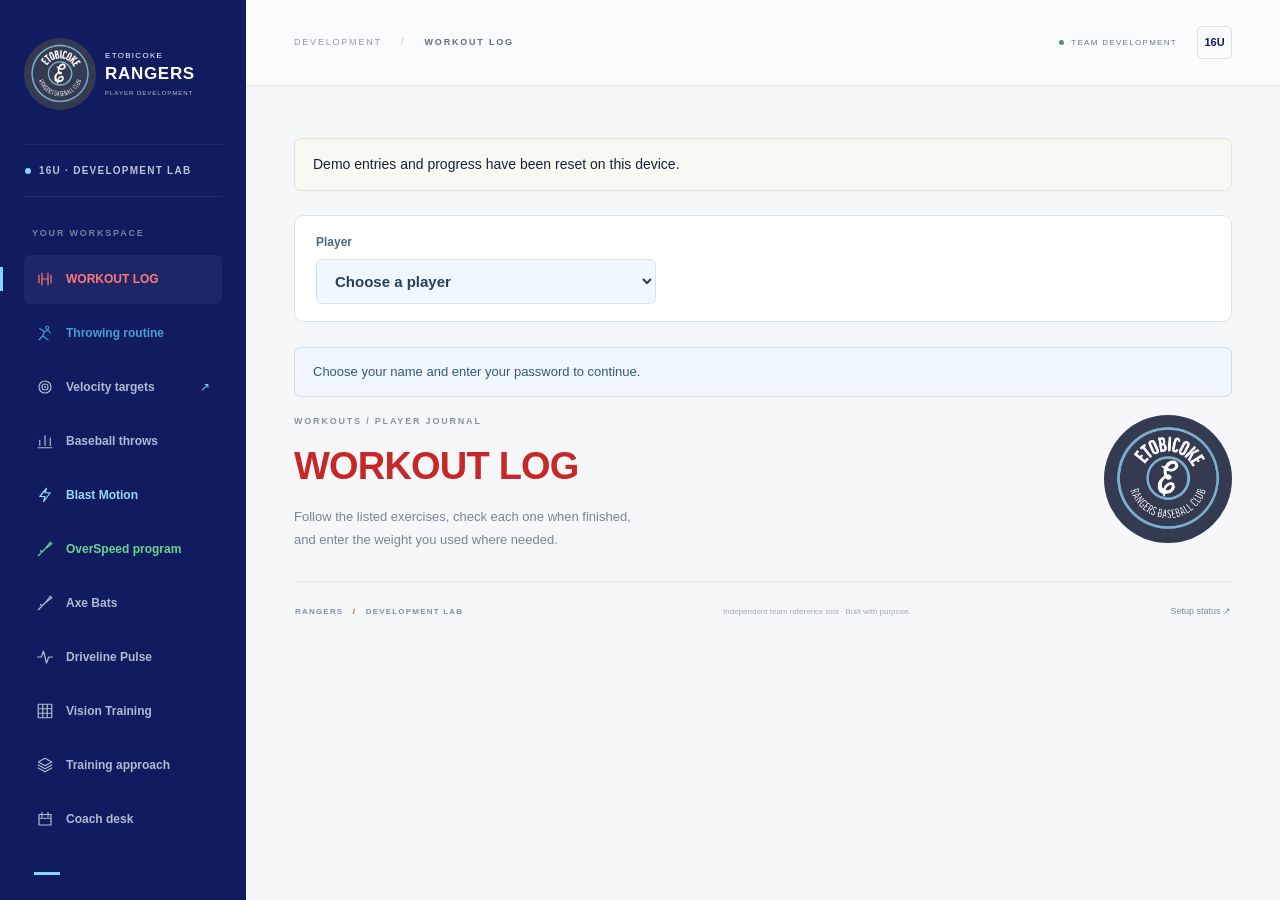
<file: docs/index.html>
<!doctype html>
<html lang="en">
<head>
<meta charset="UTF-8"><meta name="viewport" content="width=device-width, initial-scale=1">
<meta name="theme-color" content="#111b60"><meta name="description" content="Etobicoke Rangers 16U development workspace. Explore Driveline and DUBS references, labeled interpolation, Blast Motion, post-throwing Pulse data, and player workout journals.">
<title>Rangers | Workout log</title>
<link rel="icon" href="./favicon.svg" type="image/svg+xml"><link rel="stylesheet" href="./style.css?v=four-column-checklist-20261027">
<link rel="manifest" href="./manifest.webmanifest">
<link rel="apple-touch-icon" sizes="180x180" href="./icons/apple-touch-icon.png">
<meta name="apple-mobile-web-app-capable" content="yes">
<meta name="apple-mobile-web-app-status-bar-style" content="default">
<meta name="apple-mobile-web-app-title" content="Rangers">
</head>
<body>
<a class="skip-link" href="#main">Skip to content</a>
<aside class="sidebar">
  <a class="brand" href="#workouts" aria-label="Rangers Development home"><img class="brand-logo" src="./assets/rangers-logo.jpeg" alt="Etobicoke Rangers Baseball Club" width="72" height="72"><span class="brand-name">ETOBICOKE<strong>RANGERS</strong><small>PLAYER DEVELOPMENT</small></span></a>
  <div class="team-label"><span class="live-dot"></span>16U · DEVELOPMENT LAB</div>
  <p class="nav-label">YOUR WORKSPACE</p>
  <nav aria-label="Main navigation">
    <a href="#workouts" data-nav="workouts" class="nav-link active" aria-current="page"><svg viewBox="0 0 24 24" aria-hidden="true"><path d="M8 4v16m8-16v16M4 7v10m16-10v10M8 12h8"/></svg>WORKOUT LOG</a>
    <a href="#throwing" data-nav="throwing" class="nav-link"><svg viewBox="0 0 24 24" aria-hidden="true"><circle cx="15" cy="5" r="2"/><path d="m12 10 4-2 3 4M5 6l6 4-2 6-5 5m5-5 7 5"/></svg>Throwing routine</a>
    
    <a href="#targets" data-nav="targets" class="nav-link"><svg viewBox="0 0 24 24" aria-hidden="true"><circle cx="12" cy="12" r="8"/><circle cx="12" cy="12" r="4"/><circle cx="12" cy="12" r=".6"/></svg>Velocity targets<span class="nav-arrow">↗</span></a>
    <a href="#tracker" data-nav="tracker" class="nav-link"><svg viewBox="0 0 24 24" aria-hidden="true"><path d="M5 18V11m7 7V5m7 13V8M3 21h18"/></svg>Baseball throws</a>
    <a href="#blast" data-nav="blast" class="nav-link"><svg viewBox="0 0 24 24" aria-hidden="true"><path d="m14 3-9 11h7l-2 7 9-12h-7l2-6Z"/></svg>Blast Motion</a>
    <a href="#overspeed" data-nav="overspeed" class="nav-link"><svg viewBox="0 0 24 24" aria-hidden="true"><path d="m5 19 7-7m-9 9 2-2m7-7 7-9 2 2-9 7M8 16l-2-2"/></svg>OverSpeed program</a>
    <a href="#axe" data-nav="axe" class="nav-link"><svg viewBox="0 0 24 24" aria-hidden="true"><path d="m5 19 7-7m-9 9 2-2m7-7 7-9 2 2-9 7M8 16l-2-2"/></svg>Axe Bats</a>
    <a href="#pulse" data-nav="pulse" class="nav-link"><svg viewBox="0 0 24 24" aria-hidden="true"><path d="M2 12h5l3-8 4 16 3-8h5"/></svg>Driveline Pulse</a>
    <a href="#concentration" data-nav="concentration" class="nav-link"><svg viewBox="0 0 24 24" aria-hidden="true"><path d="M3 3h18v18H3zM9 3v18m6-18v18M3 9h18M3 15h18"/></svg>Vision Training</a>
    <a href="#approach" data-nav="approach" class="nav-link"><svg viewBox="0 0 24 24" aria-hidden="true"><path d="m12 3 9 5-9 5-9-5 9-5Zm-9 9 9 5 9-5M3 16l9 5 9-5"/></svg>Training approach</a>
    <a href="#coach" data-nav="coach" class="nav-link"><svg viewBox="0 0 24 24" aria-hidden="true"><path d="M4 6h16v14H4zM8 3v6m8-6v6M4 11h16"/></svg>Coach desk</a>
  </nav>
  <div class="sidebar-note"><span class="sidebar-line"></span><p>Better habits.<br>Purposeful reps.<br><strong>Long-term development.</strong></p><span class="sidebar-season">ETOBICOKE RANGERS · 16U</span></div>
  <div class="sidebar-bottom"><span class="lock-icon">▣</span><div>Rangers team site<small>Public player entry</small></div></div>
</aside>
<div class="shell">
  <header class="topbar"><div class="breadcrumb">DEVELOPMENT <span>/</span> <strong id="breadcrumb-current">WORKOUT LOG</strong></div><div class="topbar-right"><span class="private-badge"><span></span>TEAM DEVELOPMENT</span><span class="team-avatar" aria-label="Rangers 16U">16U</span></div></header>
  <main id="main" tabindex="-1">
    <aside id="site-address-notice" class="blast-storage-note" hidden aria-label="New team website"><strong>Rangers team website</strong><p id="site-address-message"></p><a id="site-new-address" href="https://rangerschun.github.io/" class="secondary-button" hidden>Open rangerschun.github.io ↗</a><button id="device-copy-entries" type="button" class="secondary-button" hidden>Copy saved entries from old address</button><p id="device-copy-status" role="status" aria-live="polite"></p></aside>
    <p id="demo-reset-status" class="coverage-note" role="status" hidden></p>
    <section id="view-targets" class="view" aria-labelledby="targets-title" hidden data-player-access="locked">
      <div class="tab-player-bar"><div class="player-field"><label for="player"><span class="step-number">01</span> SELECT PLAYER</label><div class="select-wrap"><select id="player" aria-describedby="player-help"><option value="">Choose a player</option><option value="Aidan">Aidan</option><option value="Ambrose">Ambrose</option><option value="Andre">Andre</option><option value="Carson">Carson</option><option value="Carter">Carter</option><option value="Jayden">Jayden</option><option value="Joseph">Joseph</option><option value="Josh">Josh</option><option value="Max">Max</option><option value="Michael">Michael</option><option value="Nathan">Nathan</option><option value="Raiden">Raiden</option><option value="Rory">Rory</option><option value="Walker">Walker</option><option value="Marcus">Marcus</option><option value="Dominic">Dominic</option><option value="Demo">Demo</option></select></div><p id="player-help" class="field-help">Choose your name for this session</p></div></div>
      <p id="access-message-targets" class="player-access-message" role="status">Choose your name and enter your password to continue.</p>
      <div class="page-heading"><div><div class="eyebrow">THE TARGET IS A STARTING POINT.</div><h1 id="targets-title">Velocity targets</h1><p>Choose DUBS, Driveline or MARV ball references.<br class="desktop-break"> Bring a clear purpose to the work.</p></div><div class="hero-emblem" aria-hidden="true"><div class="emblem-orbit orbit-one"></div><div class="emblem-orbit orbit-two"></div><span class="emblem-cross cross-one">+</span><span class="emblem-cross cross-two">+</span><img class="hero-logo" src="./assets/rangers-logo.jpeg" alt="" width="160" height="160"><div class="hero-coordinate">PLYOCARE / VELOCITY LAB</div></div></div>
      <div class="coverage-note"><span class="note-symbol">i</span><p><strong>Screenshot coverage: 70–86 mph.</strong> Whole-mph inputs use the exact readings from your 17 screenshots. Decimal inputs use labeled interpolation. Colors, drill labels, and blanks are preserved.</p><button type="button" class="text-button" data-open="method-dialog">About the data <span>↗</span></button></div>
      <div class="equipment-note"><span class="eyebrow">DUBS / DRIVELINE / MARV</span><p>Choose your ball brand below. DUBS includes labeled reference estimates; MARV shows colours and ounce weights.</p><a href="#coach">Compare equipment ↗</a></div>
      
      <nav class="drill-demos" aria-label="Watch PlyoCare drill demonstrations"><span>WATCH THE DRILL</span><div id="target-drill-demos"></div><small>Driveline demonstrations · opens a video in a new tab</small></nav>
      <form id="target-form" class="setup-card" novalidate>
        
        <div class="velocity-field"><label for="velocity"><span class="step-number">02</span> VELOCITY BASELINE</label><div class="velocity-control"><button type="button" id="decrease" class="stepper" aria-label="Decrease velocity by 1 mph">−</button><div class="velocity-input-wrap"><input id="velocity" type="number" inputmode="decimal" min="70" max="86" step="0.1" value="75" aria-describedby="velocity-help target-baseline-source velocity-error" required><span>MPH</span></div><button type="button" id="increase" class="stepper" aria-label="Increase velocity by 1 mph">+</button></div><p id="velocity-help" class="field-help">Defaults to your latest saved top-five throw average. You can still adjust it.</p><p id="target-baseline-source" class="field-help"></p><button id="target-use-average" class="secondary-button" type="button" hidden>Use top-five average</button></div>
        <div class="update-field"><button class="primary-button" type="submit">View my targets <span>↗</span></button><p class="field-help">Reference only · no throws recorded</p></div>
        <p class="form-error" id="velocity-error" role="alert" hidden></p>
      </form>
      <div class="target-options"><div><span class="option-label">BALL BRAND</span><div class="equipment-switch" role="group" aria-label="Choose ball brand"><button type="button" data-equipment-mode="dubs" class="selected" aria-pressed="true">DUBS</button><button type="button" data-equipment-mode="driveline" aria-pressed="false">Driveline</button><button type="button" data-equipment-mode="marv" aria-pressed="false">MARV</button></div></div></div>
      <div class="results-heading"><div><div class="eyebrow" id="result-player">DUBS · REFERENCES + 150 G PROJECTIONS</div><h2 id="result-heading">DUBS references &amp; estimates at 75 mph</h2></div><span class="status-pill interpolated" id="result-status">Unvalidated · includes projections</span></div>
      <div id="dubs-transfer-note" class="dubs-transfer-note"><strong>Provisional reference · DUBS output not validated</strong><p>Five ball weights use copied Driveline references. Dark green 150 g shows PROJECTED values for Step Backs, Janitors, Drop Steps and Walking Windups: 60% of the 100 g reference + 40% of the 225 g reference. Roll-Ins stay blank. This assumes a straight-line change with mass; no 150 g or DUBS readings validate that assumption. Decimal mound baselines also use interpolation.</p></div><div id="marv-reference-note" class="dubs-transfer-note" hidden><strong>MARV ball colours &amp; weights</strong><p>3.5 oz light blue · 5 oz white · 7.5 oz red · 10 oz yellow · 16 oz orange · 32 oz dark gray. No MARV velocity targets have been supplied.</p><a href="https://marvtraining.com/products/marv-balls-velo-set" target="_blank" rel="noopener noreferrer">MARV Velo Set details ↗</a></div><div class="filter-bar"><div id="ball-filters" class="ball-filters" role="group" aria-label="Filter by ball color"></div><button class="export-button" id="export-targets" type="button"><svg viewBox="0 0 24 24" aria-hidden="true"><path d="M12 3v12m-4-4 4 4 4-4M4 16v5h16v-5"/></svg><span>Export targets</span></button></div>
      <p id="result-announcement" class="sr-only" role="status" aria-live="polite"></p>
      <div class="target-board" id="target-board" aria-label="PlyoCare target velocities"></div>
      <div id="empty-state" class="empty-state" hidden><span class="empty-symbol">↗</span><h3>That baseline is outside our source range.</h3><p id="empty-message"></p><button class="secondary-button" id="reset-baseline" type="button">Use a 75 mph example</button></div>
      <div class="board-footer"><span id="board-legend">PROJECTED = 150 g estimate. Roll-Ins omitted. — = no source value or projection.</span><span>All velocities in mph</span></div>
      <div class="bottom-grid"><article class="context-card"><span class="small-icon">↗</span><div><h3>A target needs context.</h3><p>Your coach sets the drill, effort, volume, and session. These reference values don’t choose a training program.</p><a href="#approach">Explore the training approach <span>→</span></a></div></article><article class="next-card"><div class="eyebrow">A SEPARATE SPACE FOR RESULTS</div><h3>Track your baseball throws.</h3><p>Up to 8 throws. Your maximum.<br>Your top-five average.</p><a href="#tracker">Open baseball tracker <span>↗</span></a><div class="mini-bars" aria-hidden="true"><i></i><i></i><i></i><i></i><i></i></div></article></div>
      <details class="source-details"><summary>Source details & calculation method <span>+</span></summary><div><p id="method-result"></p><ul id="source-files"></ul><p>Original Driveline blank combinations remain blank. The requested DUBS 150 g projections are separate estimates; Roll-Ins are omitted. Screenshot colors are retained as observed; known nominal masses are shown beside the colors. Your supplied chart identifies the orange source ball as 350 g. DUBS nominal masses are now verified from the manufacturer. DUBS colors are visually verified from the official product photos. Cross-brand target equivalence remains unverified; see Coach desk for the equipment comparison.</p><a href="./data.json" download="plyocare-observations.json">Download the source observation data ↗</a></div></details>
    </section>
    <section id="view-tracker" class="view" aria-labelledby="tracker-title" hidden data-player-access="locked">
      <div class="tab-player-bar"><label for="baseball-player">Player<select form="baseball-form" id="baseball-player" required><option value="">Choose a player</option><option value="Aidan">Aidan</option><option value="Ambrose">Ambrose</option><option value="Andre">Andre</option><option value="Carson">Carson</option><option value="Carter">Carter</option><option value="Jayden">Jayden</option><option value="Joseph">Joseph</option><option value="Josh">Josh</option><option value="Max">Max</option><option value="Michael">Michael</option><option value="Nathan">Nathan</option><option value="Raiden">Raiden</option><option value="Rory">Rory</option><option value="Walker">Walker</option><option value="Marcus">Marcus</option><option value="Dominic">Dominic</option><option value="Demo">Demo</option></select></label></div>
      <p id="access-message-tracker" class="player-access-message" role="status">Choose your name and enter your password to continue.</p>
      <div class="page-heading simple-heading"><div><div class="eyebrow">REGULAR BASEBALL / THROWING SESSIONS</div><h1 id="tracker-title">Baseball throws</h1><p>Log up to eight regular-baseball throws per session.<br>Your maximum and the average of your five highest velocities.</p></div><img class="page-team-logo" src="./assets/rangers-logo.jpeg" alt="Etobicoke Rangers Baseball Club" width="128" height="128"></div>
      <div class="blast-storage-note"><strong>Baseball sessions · saved on this device</strong><p>Choose your name and record Pocket Radar readings in mph. Entries stay in this browser; anyone using it can view the records. Coach-only Google Sheet submission and cross-device sync are not connected.</p><span id="baseball-storage-status" role="status"></span></div>
      <form id="baseball-form" class="baseball-entry-card" novalidate>
        <div class="card-title-row"><div><div class="eyebrow" id="baseball-mode-label">CURRENT SESSION</div><h2>Regular baseballs</h2></div><span class="status-pill neutral">MPH</span></div>
        <div class="baseball-context-fields">
          
          <label for="baseball-date">Session date<input id="baseball-date" type="date" required></label>
          <label for="baseball-context">Throwing context<select id="baseball-context"><option value="mound_fastball">Mound fastballs</option><option value="flat_ground">Flat-ground throws</option><option value="position_throw">Position throws</option><option value="other">Other baseball throws</option></select></label>
          <label for="baseball-distance">Throwing distance<input id="baseball-distance" type="text" value="60 ft 6 in" readonly aria-describedby="baseball-distance-help"><span id="baseball-distance-help">Regulation mound distance · fixed</span></label>
          <label for="baseball-notes">Session notes <span>optional</span><input id="baseball-notes" type="text" maxlength="300" placeholder="Useful throwing-session context"></label>
        </div>
        <p id="baseball-radar-note" class="baseball-radar-note">Radar: Pocket Radar · recorded automatically</p>
        <div class="baseball-throws-heading"><h3>Throw velocities</h3><p>Up to 8 readings · mph. Leave unused attempts blank.</p></div>
        <div id="baseball-throws" class="baseball-throw-inputs"></div>
        <p class="form-error" id="baseball-error" role="alert" hidden></p>
        <div class="baseball-form-footer"><p>At least five valid throws are needed for a top-five average. Sessions with fewer throws are marked incomplete.</p><div><button id="baseball-cancel-edit" type="button" class="secondary-button" hidden>Cancel edit</button><button id="baseball-save" type="submit" class="primary-button">Save baseball session <span>+</span></button></div></div>
      </form>
      <div class="tracker-layout"><article class="session-card"><div class="card-title-row"><div><div class="eyebrow">CURRENT BASEBALL SESSION</div><h2>Your velocity readings</h2></div><span class="demo-badge" id="baseball-chart-scale">0–70 MPH SCALE</span></div><div class="throws-chart" id="throws-chart" aria-label="Baseball throw velocities"></div><div class="sample-values" id="sample-values"></div><div class="session-footnote"><span class="chart-key"></span>Highest five used in the average <span>Fewer than five = incomplete</span></div></article><div class="tracker-summary"><article class="stat-card stat-dark"><span>SESSION MAXIMUM</span><div><strong id="stat-max">—</strong><small>MPH</small></div><p>Highest valid throw</p></article><article class="stat-card"><span>TOP-FIVE AVERAGE</span><div><strong id="stat-average">—</strong><small id="stat-average-unit">MPH</small></div><p id="stat-average-note">Needs at least five valid throws</p></article><article class="stat-card compact-stat"><span>VALID THROWS</span><div><strong id="stat-count">0</strong><small>/ 8</small></div></article></div></div>
      <div class="blast-history-heading"><div><div class="eyebrow">SELECTED PLAYER / BASEBALL SESSIONS</div><h2 id="baseball-history-title">Choose a player to view sessions</h2></div><div class="blast-history-actions"><button id="baseball-export" class="secondary-button" type="button" disabled>Export player CSV ↓</button><button id="baseball-delete-player" class="delete-button" type="button" disabled>Clear Entries</button></div></div>
      <div id="baseball-history" class="workout-history"></div><p id="baseball-announcement" class="blast-announcement" role="status" aria-live="polite"></p>
    </section>
    <section id="view-pulse" class="view" aria-labelledby="pulse-title" hidden data-player-access="locked">
      <div class="tab-player-bar"><label for="pulse-player">Player<select form="pulse-form" id="pulse-player" required><option value="">Choose a player</option><option value="Aidan">Aidan</option><option value="Ambrose">Ambrose</option><option value="Andre">Andre</option><option value="Carson">Carson</option><option value="Carter">Carter</option><option value="Jayden">Jayden</option><option value="Joseph">Joseph</option><option value="Josh">Josh</option><option value="Max">Max</option><option value="Michael">Michael</option><option value="Nathan">Nathan</option><option value="Raiden">Raiden</option><option value="Rory">Rory</option><option value="Walker">Walker</option><option value="Marcus">Marcus</option><option value="Dominic">Dominic</option><option value="Demo">Demo</option></select></label></div>
      <p id="access-message-pulse" class="player-access-message" role="status">Choose your name and enter your password to continue.</p>
      <div class="page-heading simple-heading"><div><div class="eyebrow">POST-THROWING / DRIVELINE PULSE</div><h1 id="pulse-title">Driveline Pulse</h1><p>Sync your sensor, then copy the day’s readings from Pulse.<br>Keep a record for you and your coach.</p></div><img class="page-team-logo" src="./assets/rangers-logo.jpeg" alt="Etobicoke Rangers Baseball Club" width="128" height="128"></div>
      <div class="blast-storage-note"><strong>Daily Pulse summary · manual entry</strong><p>Choose the same date shown in Pulse. These are the day’s totals, which can include more throws than your baseball velocity session. Unavailable values stay blank. Entries save on this device; Google submission needs activation and your player code in Coach desk. Choosing a name is not sign-in; anyone using this browser can view its saved entries.</p><span id="pulse-storage" role="status"></span></div>
      <form id="pulse-form" class="workout-entry-card pulse-entry-card" novalidate>
        <div class="card-title-row"><div><div class="eyebrow">AFTER SYNCING PULSE</div><h2>Your daily readings</h2></div><span class="status-pill neutral">Device copy</span></div>
        <div class="workout-context-fields"><label for="pulse-date">Pulse date<input id="pulse-date" type="date" required></label></div>
        <p id="pulse-day-status" class="pulse-day-status" role="status"></p>
        <div id="pulse-primary-metrics" class="pulse-metric-fields"></div>
        <details class="pulse-extra"><summary>More Pulse readings <span>optional</span></summary><p>Copy only values available in your app. Workloads and A:C ratio are stored as shown in Pulse.</p><div id="pulse-extra-metrics" class="pulse-metric-fields"></div><p>Arm speed is recorded in rpm. Baseball velocity in mph belongs in Baseball throws.</p></details>
        <label class="workout-session-notes" for="pulse-notes">Throwing notes <span>optional</span><textarea id="pulse-notes" rows="3" maxlength="500" placeholder="e.g. Catch play and bullpen; any context for your coach"></textarea></label>
        <p id="pulse-error" class="form-error" role="alert" hidden></p><div class="workout-form-footer"><p>One summary per player per date. Opening a saved date loads its readings; saving updates that day.</p><div><button id="pulse-reset" class="secondary-button" type="button">Reset changes</button><button id="pulse-save" class="primary-button" type="submit">Save daily Pulse summary</button></div></div>
      </form>
      <p id="pulse-announcement" class="blast-announcement" role="status" aria-live="polite"></p>
      <div class="blast-history-heading"><div><div class="eyebrow">SELECTED PLAYER / PULSE HISTORY</div><h2 id="pulse-history-title">Choose a player to see Pulse history</h2></div><div class="blast-history-actions"><button id="pulse-export" class="secondary-button" type="button" disabled>Export player CSV ↓</button><button id="pulse-delete-player" class="delete-button" type="button" disabled>Clear Entries</button></div></div><div id="pulse-history" class="workout-history"></div>
      <details class="source-details"><summary>Pulse metrics & sources <span>+</span></summary><div><p>Pulse’s daily dashboard reports total and high-effort throws, 1-day workload and average elbow torque. Optional workload, A:C ratio, arm-speed and arm-health fields retain the readings shown in your app. A 10 on the arm-health scale means the arm feels best.</p><p>The website does not sync with a Pulse account or calculate workload, A:C ratio, throwing limits or readiness. Copy readings after syncing in Pulse; use notes for context.</p><a href="https://help.drivelinebaseball.com/portal/en/kb/articles/pulse-get-started-coach" target="_blank" rel="noopener noreferrer">Driveline Pulse metric guide ↗</a><p><a href="https://help.drivelinebaseball.com/portal/en/kb/articles/resources-pulse" target="_blank" rel="noopener noreferrer">Driveline Pulse resources & metric explainer ↗</a></p><p>Field definitions checked October 24, 2026. Actual PlyoCare throw entry remains on hold.</p></div></details>
    </section>
    <section id="view-blast" class="view" aria-labelledby="blast-title" hidden data-player-access="locked">
      <div class="tab-player-bar"><label for="blast-player">Player<select id="blast-player" required><option value="">Choose a player</option><option value="Aidan">Aidan</option><option value="Ambrose">Ambrose</option><option value="Andre">Andre</option><option value="Carson">Carson</option><option value="Carter">Carter</option><option value="Jayden">Jayden</option><option value="Joseph">Joseph</option><option value="Josh">Josh</option><option value="Max">Max</option><option value="Michael">Michael</option><option value="Nathan">Nathan</option><option value="Raiden">Raiden</option><option value="Rory">Rory</option><option value="Walker">Walker</option><option value="Marcus">Marcus</option><option value="Dominic">Dominic</option><option value="Demo">Demo</option></select></label></div>
      <p id="access-message-blast" class="player-access-message" role="status">Choose your name and enter your password to continue.</p>
      <div class="page-heading simple-heading"><div><div class="eyebrow">HITTING / PLAYER ASSESSMENT</div><h1 id="blast-title">Blast Motion</h1><p>Choose your name and copy your end-of-session Blast Motion summary to track results over time.</p></div><img class="page-team-logo" src="./assets/rangers-logo.jpeg" alt="Etobicoke Rangers Baseball Club" width="128" height="128"></div>
      <div class="blast-storage-note"><strong>Saved only in this browser on this device</strong><p>Choosing a name does not sign you in. Anyone using this browser can view saved entries. Export records before changing devices; use Delete when a record is no longer needed.</p><p id="blast-team-connection">Your coach’s private team spreadsheet is ready. Google submissions need activation; there is no Blast sensor-account connection.</p><span id="blast-storage-status" role="status"></span></div>
      
      <form id="blast-form" class="blast-entry-card" hidden aria-label="Earlier swing controls">
        <div class="card-title-row"><div><div class="eyebrow" id="blast-mode-label">MANUAL DATA ENTRY</div><h2 id="blast-form-title">Add a swing</h2></div><span class="status-pill neutral">Device only</span></div>
        <div class="blast-context-fields">
          <label>Session date<input id="blast-date" type="date" required></label>
          <label>Drill / setting<select id="blast-drill"><option value="tee">Tee</option><option value="front_toss">Front toss</option><option value="machine">Machine</option><option value="live">Live pitching</option><option value="other">Other</option></select></label>
          <label>Bat details <span>optional</span><select id="blast-bat"><option value="">Choose a bat · optional</option><option value="Wood bat 32&quot;">Wood bat 32&quot;</option><option value="Wood bat 33&quot;">Wood bat 33&quot;</option><option value="BBCOR 32&quot;">BBCOR 32&quot;</option><option value="BBCOR 32.5&quot;">BBCOR 32.5&quot;</option><option value="BBCOR 33&quot;">BBCOR 33&quot;</option><option value="BBCOR 33.5&quot;">BBCOR 33.5&quot;</option><option value="BBCOR 34&quot;">BBCOR 34&quot;</option><option value="Axe bat green 32&quot;">Axe bat green 32&quot;</option><option value="Axe bat green 33&quot;">Axe bat green 33&quot;</option><option value="Axe bat red 32&quot;">Axe bat red 32&quot;</option><option value="Axe bat red 33&quot;">Axe bat red 33&quot;</option><option value="Axe bat blue 32&quot;">Axe bat blue 32&quot;</option><option value="Axe bat blue 33&quot;">Axe bat blue 33&quot;</option></select></label>
        </div>
        <p class="blast-input-help">Copy values in the units shown. Enter one swing, not a session average. Bat speed is required; leave unavailable metrics empty.</p>
        <div class="blast-metric-fields" id="blast-main-metrics"></div>
        <details class="blast-extra"><summary>More Blast metrics <span>+</span></summary><div class="blast-metric-fields" id="blast-extra-metrics"></div></details>
        <label class="blast-notes-label">Swing context <span>optional · no contact or medical details</span><input id="blast-notes" type="text" maxlength="300" placeholder="Pitch location, contact point, or task cue"></label>
        <p id="blast-error" class="form-error" role="alert" hidden></p>
        <div class="blast-form-footer"><p>Manual entry · no sensor sync · no automatic player grading</p><div class="blast-form-actions"><button id="blast-cancel-edit" class="secondary-button" type="button" hidden>Cancel edit</button><button id="blast-save" class="primary-button" type="submit">Save swing on this device <span>+</span></button></div></div>
      </form>
      <section class="blast-pcr-section" aria-labelledby="blast-pcr-title">
        <form id="blast-pcr-form" class="blast-entry-card" novalidate>
          <div class="card-title-row"><div><div class="eyebrow" id="blast-pcr-mode">END OF SESSION</div><h2 id="blast-pcr-title">End-of-session Blast summary</h2></div><span class="status-pill neutral">Session summary</span></div>
          <p class="blast-input-help">Finish your session in Blast, then copy its <strong>bat speed, attack angle and time to contact</strong>, plus any available PCR scores. Enter the values shown in the session summary; use notes if you record a best value. Leave unavailable readings blank.</p>
          <p id="blast-pcr-player-note" class="blast-history-help"></p>
          <div class="blast-pcr-context"><label for="blast-pcr-date">Session date<input id="blast-pcr-date" type="date" required></label><div class="blast-pcr-fixed-scale"><span>Score scale</span><strong id="blast-pcr-scale-label">20–80</strong><small id="blast-pcr-scale-help">Plane, Connection and Rotation use the 20–80 scale.</small></div></div>
          <div class="blast-pcr-context"><label for="blast-pcr-drill">Session setting<select id="blast-pcr-drill"><option value="other">Mixed / other</option><option value="tee">Tee</option><option value="front_toss">Front toss</option><option value="machine">Machine</option><option value="live">Live pitching</option></select></label><label for="blast-pcr-bat">Bat used <span>optional</span><select id="blast-pcr-bat"><option value="">Choose a bat · optional</option><option value="Wood bat 32&quot;">Wood bat 32&quot;</option><option value="Wood bat 33&quot;">Wood bat 33&quot;</option><option value="BBCOR 32&quot;">BBCOR 32&quot;</option><option value="BBCOR 32.5&quot;">BBCOR 32.5&quot;</option><option value="BBCOR 33&quot;">BBCOR 33&quot;</option><option value="BBCOR 33.5&quot;">BBCOR 33.5&quot;</option><option value="BBCOR 34&quot;">BBCOR 34&quot;</option><option value="Axe bat green 32&quot;">Axe bat green 32&quot;</option><option value="Axe bat green 33&quot;">Axe bat green 33&quot;</option><option value="Axe bat red 32&quot;">Axe bat red 32&quot;</option><option value="Axe bat red 33&quot;">Axe bat red 33&quot;</option><option value="Axe bat blue 32&quot;">Axe bat blue 32&quot;</option><option value="Axe bat blue 33&quot;">Axe bat blue 33&quot;</option></select></label></div>
          <div id="blast-session-metrics" class="blast-pcr-metrics"></div>
          <h3>The 3 Swing Quality Scores (PCR)</h3>
          <div id="blast-pcr-metrics" class="blast-pcr-metrics"></div>
          <details class="blast-extra"><summary>Session context <span>optional</span></summary><div class="blast-pcr-context"><label for="blast-pcr-label">Session label<input id="blast-pcr-label" type="text" maxlength="120" placeholder="e.g. Team cage session"></label><label for="blast-pcr-level">Level of play set in Blast<input id="blast-pcr-level" type="text" maxlength="120" placeholder="Copy the level shown in your app"></label></div><label for="blast-pcr-notes" class="blast-notes-label">Session notes<textarea id="blast-pcr-notes" rows="2" maxlength="500" placeholder="Drills, bats, or context for your coach"></textarea></label></details>
          <p id="blast-pcr-error" class="form-error" role="alert" hidden></p><p id="blast-pcr-storage" class="blast-history-help" role="status"></p>
          <div class="blast-form-footer"><p>At least one reading is needed. PCR scores stay between 20 and 80. No automatic grading is added.</p><div class="blast-form-actions"><button id="blast-pcr-cancel" class="secondary-button" type="button" hidden>Cancel edit</button><button id="blast-pcr-save" class="primary-button" type="submit" disabled>Save Blast session</button></div></div>
        </form>
        <p id="blast-pcr-announcement" class="blast-announcement" role="status" aria-live="polite"></p>
        <div class="blast-history-heading"><div><div class="eyebrow">END-OF-SESSION / BLAST HISTORY</div><h2 id="blast-pcr-history-title">Choose a player to see session scores</h2></div><div class="blast-history-actions"><button id="blast-pcr-export" class="secondary-button" type="button" disabled>Export session CSV ↓</button><button id="blast-pcr-delete-player" class="delete-button" type="button" disabled>Clear Entries</button></div></div>
        <p id="blast-pcr-latest-label" class="blast-history-help">Latest session · no scores saved yet</p><div id="blast-session-summary" class="blast-pcr-summary"></div><div id="blast-pcr-summary" class="blast-pcr-summary"></div>
        <p class="blast-history-help">Each entry is a session summary. Compare the same scale and Blast level of play across sessions. Earlier individual swing records, when present, remain available below for review and export.</p><div id="blast-pcr-history" class="workout-history"></div>
      </section>
      <details id="blast-legacy-history" class="source-details" hidden><summary>Earlier individual swing records</summary>
      <div class="blast-history-heading"><div><div class="eyebrow">INDIVIDUAL SWINGS / PROGRESS & HISTORY</div><h2 id="blast-history-title">Choose a player to view records</h2></div><div class="blast-history-actions"><button id="blast-export" type="button" class="secondary-button" disabled>Export player CSV ↓</button><button id="blast-delete-player" type="button" class="delete-button" disabled>Clear Entries</button></div></div>
      <div class="blast-tracking-filters" aria-label="Filter Blast progress and history">
        <label for="blast-filter-from">From<input id="blast-filter-from" type="date"></label><label for="blast-filter-to">Through<input id="blast-filter-to" type="date"></label>
        <label for="blast-filter-drill">Drill / setting<select id="blast-filter-drill"><option value="">All settings</option><option value="tee">Tee</option><option value="front_toss">Front toss</option><option value="machine">Machine</option><option value="live">Live pitching</option><option value="other">Other</option></select></label>
        <label for="blast-filter-bat">Bat<select id="blast-filter-bat"><option value="">All bats</option></select></label><button id="blast-reset-filters" class="secondary-button" type="button">Clear filters</button>
      </div>
      <p id="blast-filter-error" class="form-error" role="alert" hidden></p>
      <p id="blast-filter-description" class="blast-history-help">Choose your name above to see your saved history. Use the same drill and bat when comparing results. Optional metrics use only their recorded readings.</p>
      <section class="blast-progress" aria-labelledby="blast-progress-title"><div class="blast-progress-heading"><div><div class="eyebrow">DAILY MEANS / SELECTED READINGS</div><h2 id="blast-progress-title">Your progress over time</h2></div><label for="blast-trend-metric">Metric to track<select id="blast-trend-metric"></select></label></div><p class="blast-history-help">Each point is the mean of the individual swings recorded on that date after filtering. A change describes the readings; it is not a performance grade.</p><div id="blast-trend-summary" class="blast-trend-summary"></div><div id="blast-trend-chart" class="blast-trend-chart"></div><details id="blast-daily-details" class="blast-daily-details"><summary>View daily readings as a table</summary><div id="blast-daily-table" class="blast-history"></div></details></section>
      <div id="blast-summary" class="blast-summary"></div>
      <div id="blast-history" class="blast-history"></div><p id="blast-announcement" role="status" class="blast-announcement" aria-live="polite"></p>
      </details>
      <details class="source-details"><summary>Metric definitions & sources <span>+</span></summary><div><p>Bat speed is recorded in mph; attack angle is the bat path angle at contact in degrees; time to contact is recorded in seconds. Rotational acceleration uses g, and on-plane efficiency uses percent. Additional fields retain the units shown in Blast.</p><p>Record the same bat profile and drill context when assessing change. These sensor metrics alone do not measure bat-to-ball skill or swing decisions. Attack angle also depends on contact point (supplied Hitting manual, PDF p. 102).</p><a href="https://blastmotion.com/blog/what-does-blast-motion-measure/" target="_blank" rel="noopener noreferrer">Blast Motion’s metric definitions ↗</a><p>PCR session entries retain Plane, Connection and Rotation score points, separately from on-plane efficiency %, connection angles and rotational acceleration g. The team uses the 20–80 scale for new session PCR scores. The website copies the session scores without deriving them from swing metrics. <a href="https://blast-motion.helpjuice.com/what-is-plane" target="_blank" rel="noopener noreferrer">Blast 20–80 score guide ↗</a></p><p>Definitions checked October 24, 2026. No age-based targets or training prescriptions are applied.</p></div></details>
    </section>
    <section id="view-workouts" class="view" aria-labelledby="workouts-title" data-player-access="locked">
      <div class="tab-player-bar"><label for="workout-player">Player<select form="workout-form" id="workout-player" required><option value="">Choose a player</option><option value="Aidan">Aidan</option><option value="Ambrose">Ambrose</option><option value="Andre">Andre</option><option value="Carson">Carson</option><option value="Carter">Carter</option><option value="Jayden">Jayden</option><option value="Joseph">Joseph</option><option value="Josh">Josh</option><option value="Max">Max</option><option value="Michael">Michael</option><option value="Nathan">Nathan</option><option value="Raiden">Raiden</option><option value="Rory">Rory</option><option value="Walker">Walker</option><option value="Marcus">Marcus</option><option value="Dominic">Dominic</option><option value="Demo">Demo</option></select></label></div>
      <p id="access-message-workouts" class="player-access-message" role="status">Choose your name and enter your password to continue.</p>
      <div class="page-heading simple-heading"><div><div class="eyebrow">WORKOUTS / PLAYER JOURNAL</div><h1 id="workouts-title">WORKOUT LOG</h1><p>Follow the listed exercises, check each one when finished,<br>and enter the weight you used where needed.</p></div><img class="page-team-logo" src="./assets/rangers-logo.jpeg" alt="Etobicoke Rangers Baseball Club" width="128" height="128"></div>
      <section class="weekly-schedule" aria-labelledby="weekly-schedule-title">
        <div class="weekly-schedule-heading"><div><div class="eyebrow">GENERAL WEEK / DAY 1–7</div><h2 id="weekly-schedule-title">Your training week</h2><p>Complete all seven days before the next week unlocks. X marks are shown for the selected cycle and week.</p></div></div>
        <p id="workout-week-context" class="field-help" role="status"></p>
        <div class="weekly-schedule-grid">
          <article id="workout-week-day-1" class="weekly-schedule-day"><h3>Day 1<span id="workout-week-mark-1" class="workout-day-mark" aria-label="Completed" hidden>X</span></h3><div><strong>Med Ball + Lift · Day 1</strong><p>Med Ball Day 1, then Lift Day 1 · Heavy Lower · one checklist and save</p></div></article>
          <article id="workout-week-day-2" class="weekly-schedule-day"><h3>Day 2<span id="workout-week-mark-2" class="workout-day-mark" aria-label="Completed" hidden>X</span></h3><div><strong>Lift Day 2</strong><p>Light Upper</p></div></article>
          <article id="workout-week-day-3" class="weekly-schedule-day"><h3>Day 3<span id="workout-week-mark-3" class="workout-day-mark" aria-label="Completed" hidden>X</span></h3><div><strong>Conditioning Day 1</strong><p>Between Lift Days 2 and 3</p></div></article>
          <article id="workout-week-day-4" class="weekly-schedule-day"><h3>Day 4<span id="workout-week-mark-4" class="workout-day-mark" aria-label="Completed" hidden>X</span></h3><div><strong>Med Ball + Lift · Day 4</strong><p>Med Ball Day 2, then Lift Day 3 · Light Lower · one checklist and save</p></div></article>
          <article id="workout-week-day-5" class="weekly-schedule-day"><h3>Day 5<span id="workout-week-mark-5" class="workout-day-mark" aria-label="Completed" hidden>X</span></h3><div><strong>Lift Day 4</strong><p>Heavy Upper</p></div></article>
          <article id="workout-week-day-6" class="weekly-schedule-day"><h3>Day 6<span id="workout-week-mark-6" class="workout-day-mark" aria-label="Completed" hidden>X</span></h3><div><strong>Conditioning Day 2</strong><p>The day after Lift Day 4</p></div></article>
          <article id="workout-week-day-7" class="weekly-schedule-day"><h3>Day 7<span id="workout-week-mark-7" class="workout-day-mark" aria-label="Completed" hidden>X</span></h3><div><strong>Rest from lifting and conditioning</strong><p>No lift, med ball or conditioning session in this layout</p><label class="workout-rest-check"><input id="workout-rest-completed" type="checkbox">Rest completed</label><label class="workout-rest-date" for="workout-rest-date">Rest date<input id="workout-rest-date" type="date"></label><p id="workout-rest-status" class="field-help" role="status"></p></div></article>
        </div>
        <p class="weekly-schedule-note">On days with throwing, lift after throwing. Follow your coach-assigned throwing and hitting plans separately. This chart follows the workbook’s session spacing.</p>
      </section>
      <div class="blast-storage-note"><strong>Your workout journal · saved on this device</strong><p>Choose your name and your coach-assigned workout. Google submissions and individual account login still need activation. Anyone using this browser can view its saved records.</p><span id="workout-storage-status" role="status"></span></div>
      <form id="workout-form" class="workout-entry-card workout-unified" novalidate>
        <div class="card-title-row"><div><div class="eyebrow" id="workout-mode-label">CHOOSE & COMPLETE</div><h2 id="workout-form-title">Your workout</h2></div><span class="status-pill neutral">Device copy</span></div>
        <div class="workout-context-fields workout-who-fields"><label for="workout-date">Workout date<input id="workout-date" type="date" required></label></div>
        <section class="workout-picker workout-schedule-picker" aria-labelledby="workout-plan-title"><h3 id="workout-plan-title">Your scheduled workout</h3><div class="library-selectors"><label for="workout-plan-cycle">Cycle<select id="workout-plan-cycle" disabled><option value="1">Cycle 1</option><option value="2">Cycle 2</option><option value="3">Cycle 3</option></select></label><label for="workout-plan-week">Week<select id="workout-plan-week" disabled><option value="1">Week 1</option><option value="2">Week 2</option><option value="3">Week 3</option><option value="4">Week 4</option></select></label><label for="workout-plan-day">Day<select id="workout-plan-day" disabled><option value="">Choose a day</option></select></label></div><label id="workout-home-equipment-toggle" class="home-equipment-toggle" for="workout-no-equipment"><input id="workout-no-equipment" type="checkbox" disabled><span>I can’t use the equipment — load a bodyweight workout</span></label><label id="workout-equipment-choice" class="home-equipment-choice" for="workout-equipment" hidden>Home equipment<select id="workout-equipment" disabled><option value="gym" hidden>Gym</option><option value="home_bodyweight">Bodyweight — No Equipment</option><option value="home_bands">Home — Bands</option></select></label><p id="workout-equipment-help" class="library-intro"></p><p id="workout-plan-status" class="library-intro" role="status"></p></section><details class="source-details"><summary>Individual workouts / detailed entry</summary><section class="workout-picker" aria-labelledby="workout-library-title"><h3 id="workout-library-title">Choose a workout</h3><p class="library-intro">Choose your coach-assigned cycle, workout type, week and day. Choose Med Ball + Lift for Day 1 or Day 4 to complete both in one checklist, with med ball first.</p><div class="library-selectors"><label for="library-cycle">Cycle<select id="library-cycle"><option value="1">Cycle 1</option><option value="2">Cycle 2</option><option value="3">Cycle 3</option></select></label><label for="library-program">Workout type<select id="library-program"><option value="">Choose a workout type</option><option value="med-ball-lift-cycle-1">Med Ball + Lift</option><option value="beginner-lift-cycle-1">Lift</option><option value="conditioning-cycle-1">Conditioning</option><option value="custom">Custom workout / detailed entry</option></select></label><label for="library-week">Week<select id="library-week" disabled><option value="">Choose a week</option></select></label><label for="library-day">Day<select id="library-day" disabled><option value="">Choose a day</option></select></label></div><p id="library-cycle-note" class="library-intro" hidden>Throwing routines are shared across cycles. Follow the routine assigned by your coach.</p><div id="library-content"><p class="library-empty">Select your workout to see its exercises and demo links.</p></div></section></details>
        <p id="workout-template-status" class="workout-template-status" hidden></p>
        <div id="workout-manual-fields" class="workout-context-fields" hidden><label for="workout-title">Workout name<input id="workout-title" type="text" maxlength="120" placeholder="Name this workout"></label><label for="workout-category">Workout type<select id="workout-category"><option value="strength">Strength</option><option value="speed">Speed / conditioning</option><option value="mobility">Mobility</option><option value="baseball">Baseball practice</option><option value="other">Other</option></select></label><label for="workout-completion">Workout result<select id="workout-completion"><option value="">Choose your result</option><option value="completed">Completed</option><option value="partial">Partly completed / modified</option></select></label></div>
        <div class="workout-exercises-heading"><div><h3 id="workout-exercises-title">Exercise checklist</h3><p id="workout-exercise-help">A check confirms you finished the listed sets and reps. Unfinished exercises stay unchecked.</p></div><span id="workout-exercise-count" role="status">Choose a workout</span></div>
        <div id="workout-exercises" class="workout-exercises"><p class="workout-empty">Choose a workout above to begin.</p></div><div id="workout-extra-demos" class="library-extra-demos"></div><button id="workout-add-exercise" class="secondary-button workout-add" type="button" hidden>+ Add exercise</button>
        <details class="workout-extra-details"><summary>Session notes or other details <span>optional</span></summary><div class="workout-context-fields"><label for="workout-duration">Duration <span>minutes · optional</span><input id="workout-duration" type="number" min="0.1" max="1440" step="any" inputmode="decimal" placeholder="Minutes completed"></label><label for="workout-effort">Session effort <span>optional</span><select id="workout-effort"><option value="">Not recorded</option><option value="easy">Easy</option><option value="moderate">Moderate</option><option value="hard">Hard</option></select></label></div><label class="workout-session-notes" for="workout-notes">Session notes<textarea id="workout-notes" maxlength="500" rows="3" placeholder="Anything you want your coach to know?"></textarea></label></details>
        <label id="workout-manual-confirm" class="workout-confirmation" for="workout-confirm" hidden><input id="workout-confirm" type="checkbox"><span>I have entered the workout results I actually completed. For a partial workout, I explained what changed.</span></label>
        <p id="workout-error" class="form-error" role="alert" hidden></p><div class="workout-form-footer"><p id="workout-save-help">Check completed exercises and enter the total weight used in lb or kg.</p><div><button type="button" class="secondary-button" id="workout-cancel-edit" hidden>Cancel edit</button><button class="primary-button" type="submit" id="workout-save" disabled>Save workout <span>+</span></button></div></div>
        <details class="source-details library-source"><summary>Workbook & link notes <span>+</span></summary><div><p>Source: Chun Boys Throwing and Hitting Velo Workout CHATGPT.xlsx. Exercise names, tiers, individual set prescriptions, deload labels and video links are retained. Checking an exercise confirms completion of its listed plan; it does not copy planned numbers into measured results. Actual weights are entered separately.</p><p>Most videos come from the workbook. Repaired links and related variations are noted below. Videos open on demand in a new tab.</p><ul id="library-link-review"></ul><p>Throwing routines now support completion checkboxes. Actual PlyoCare velocity entry remains on hold.</p></div></details>
      </form>
      <div class="blast-history-heading"><div><div class="eyebrow">SELECTED PLAYER / WORKOUT HISTORY</div><h2 id="workout-history-title">Choose a player to view workouts</h2></div><div class="blast-history-actions"><button id="workout-export" type="button" class="secondary-button" disabled>Export player CSV ↓</button><button id="workout-delete-player" type="button" class="delete-button" disabled>Clear Entries</button></div></div><p class="workout-history-help">Saved checklists retain both completed and unchecked exercises. The coach overview can review the same completion details.</p><div id="workout-summary" class="workout-summary"></div><div id="workout-history" class="workout-history"></div><p id="workout-announcement" class="blast-announcement" role="status" aria-live="polite"></p>
    </section>
    <section id="view-throwing" class="view" aria-labelledby="throwing-page-title" hidden data-player-access="locked">
      <div class="tab-player-bar"><label for="throwing-player">Player<select form="throwing-form" id="throwing-player" required><option value="">Choose a player</option><option value="Aidan">Aidan</option><option value="Ambrose">Ambrose</option><option value="Andre">Andre</option><option value="Carson">Carson</option><option value="Carter">Carter</option><option value="Jayden">Jayden</option><option value="Joseph">Joseph</option><option value="Josh">Josh</option><option value="Max">Max</option><option value="Michael">Michael</option><option value="Nathan">Nathan</option><option value="Raiden">Raiden</option><option value="Rory">Rory</option><option value="Walker">Walker</option><option value="Marcus">Marcus</option><option value="Dominic">Dominic</option><option value="Demo">Demo</option></select></label></div>
      <p id="access-message-throwing" class="player-access-message" role="status">Choose your name and enter your password to continue.</p>
      <div class="page-heading simple-heading"><div><div class="eyebrow">THROWING / COMPLETION JOURNAL</div><h1 id="throwing-page-title">Throwing routine</h1><p>Follow your coach-assigned routine, watch the drill demonstrations,<br>and save completed or partial sessions.</p></div><img class="page-team-logo" src="./assets/rangers-logo.jpeg" alt="Etobicoke Rangers Baseball Club" width="128" height="128"></div>
      <section class="workout-entry-card throwing-equipment-settings" aria-labelledby="throwing-equipment-title"><h2 id="throwing-equipment-title">Your throwing equipment</h2><label for="throwing-plyo-brand">Plyoball brand<select id="throwing-plyo-brand" disabled><option value="driveline">Driveline</option><option value="dubs">DUBS</option><option value="marv">MARV</option></select></label><p id="throwing-plyo-status" class="field-help" role="status">Choose your name, then select your plyoball brand. The routine will show its colours and weights.</p></section>
      <section class="weekly-schedule throwing-plan" aria-labelledby="throwing-plan-title">
        <div class="weekly-schedule-heading"><div><div class="eyebrow">TEAM THROWING PLAN / DAY 1–7</div><h2 id="throwing-plan-title">Your throwing calendar</h2><p>Choose your Day 1 date, then click a day to open its routine. Complete and save the full routine to add an X to your calendar.</p></div></div>
        <div class="throwing-calendar-controls"><label for="throwing-calendar-start">Day 1 date<input id="throwing-calendar-start" type="date" disabled></label><p id="throwing-calendar-summary" role="status">Choose your name above to see your own calendar.</p></div>
        <p class="throwing-plan-scroll" id="throwing-plan-scroll">Scroll across to see all seven days.</p>
        <div class="throwing-plan-table-wrap" role="region" aria-label="13-week throwing schedule" aria-describedby="throwing-plan-scroll" tabindex="0"><table class="weekly-schedule-table throwing-plan-table"><caption class="sr-only">Team throwing schedule by phase, week, and Days 1 to 7</caption><thead><tr><th scope="col">Phase</th><th scope="col">Week</th><th scope="col">Day 1</th><th scope="col">Day 2</th><th scope="col">Day 3</th><th scope="col">Day 4</th><th scope="col">Day 5</th><th scope="col">Day 6</th><th scope="col">Day 7</th></tr></thead><tbody id="throwing-calendar-body">
          <tr><td class="throwing-plan-phase">First Week</td><th scope="row">Week 1</th><td><span class="throwing-plan-routine off">Off</span></td><td><span class="throwing-plan-routine hybrid-b">Hybrid B</span></td><td><span class="throwing-plan-routine recovery">Recovery</span></td><td><span class="throwing-plan-routine hybrid-b">Hybrid B</span></td><td><span class="throwing-plan-routine hybrid-b">Hybrid B</span></td><td><span class="throwing-plan-routine recovery">Recovery</span></td><td><span class="throwing-plan-routine off">Off</span></td></tr>
          <tr><td class="throwing-plan-phase">Velocity Building</td><th scope="row">Week 2</th><td><span class="throwing-plan-routine hybrid-a">Hybrid A</span></td><td><span class="throwing-plan-routine off">Off</span></td><td><span class="throwing-plan-routine hybrid-b">Hybrid B</span></td><td><span class="throwing-plan-routine velocity">Velocity OR PlyoCare Velo</span></td><td><span class="throwing-plan-routine recovery">Recovery</span></td><td><span class="throwing-plan-routine hybrid-b">Hybrid B</span></td><td><span class="throwing-plan-routine recovery">Recovery</span></td></tr>
          <tr><td class="throwing-plan-phase">Velocity Building</td><th scope="row">Week 3</th><td><span class="throwing-plan-routine hybrid-a">Hybrid A</span></td><td><span class="throwing-plan-routine off">Off</span></td><td><span class="throwing-plan-routine recovery">Recovery</span></td><td><span class="throwing-plan-routine velocity">Velocity OR PlyoCare Velo</span></td><td><span class="throwing-plan-routine recovery">Recovery</span></td><td><span class="throwing-plan-routine hybrid-b">Hybrid B</span></td><td><span class="throwing-plan-routine recovery">Recovery</span></td></tr>
          <tr><td class="throwing-plan-phase">Velocity Building</td><th scope="row">Week 4</th><td><span class="throwing-plan-routine hybrid-a">Hybrid A</span></td><td><span class="throwing-plan-routine off">Off</span></td><td><span class="throwing-plan-routine hybrid-b">Hybrid B</span></td><td><span class="throwing-plan-routine velocity">Velocity OR PlyoCare Velo</span></td><td><span class="throwing-plan-routine recovery">Recovery</span></td><td><span class="throwing-plan-routine hybrid-b">Hybrid B</span></td><td><span class="throwing-plan-routine recovery">Recovery</span></td></tr>
          <tr class="throwing-plan-deload"><td class="throwing-plan-phase">De-load Week</td><th scope="row">Week 5</th><td><span class="throwing-plan-routine off">Off</span></td><td><span class="throwing-plan-routine off">Off</span></td><td><span class="throwing-plan-routine hybrid-b">Hybrid B</span></td><td><span class="throwing-plan-routine hybrid-a">Hybrid A</span></td><td><span class="throwing-plan-routine recovery">Recovery</span></td><td><span class="throwing-plan-routine hybrid-b">Hybrid B</span></td><td><span class="throwing-plan-routine recovery">Recovery</span></td></tr>
          <tr><td class="throwing-plan-phase">Velocity Building</td><th scope="row">Week 6</th><td><span class="throwing-plan-routine hybrid-a">Hybrid A</span></td><td><span class="throwing-plan-routine off">Off</span></td><td><span class="throwing-plan-routine hybrid-b">Hybrid B</span></td><td><span class="throwing-plan-routine velocity">Velocity OR PlyoCare Velo</span></td><td><span class="throwing-plan-routine recovery">Recovery</span></td><td><span class="throwing-plan-routine hybrid-b">Hybrid B</span></td><td><span class="throwing-plan-routine recovery">Recovery</span></td></tr>
          <tr><td class="throwing-plan-phase">Velocity Building</td><th scope="row">Week 7</th><td><span class="throwing-plan-routine hybrid-a">Hybrid A</span></td><td><span class="throwing-plan-routine off">Off</span></td><td><span class="throwing-plan-routine recovery">Recovery</span></td><td><span class="throwing-plan-routine velocity">Velocity OR PlyoCare Velo</span></td><td><span class="throwing-plan-routine recovery">Recovery</span></td><td><span class="throwing-plan-routine hybrid-b">Hybrid B</span></td><td><span class="throwing-plan-routine recovery">Recovery</span></td></tr>
          <tr><td class="throwing-plan-phase">Velocity Building</td><th scope="row">Week 8</th><td><span class="throwing-plan-routine hybrid-a">Hybrid A</span></td><td><span class="throwing-plan-routine off">Off</span></td><td><span class="throwing-plan-routine hybrid-b">Hybrid B</span></td><td><span class="throwing-plan-routine velocity">Velocity OR PlyoCare Velo</span></td><td><span class="throwing-plan-routine recovery">Recovery</span></td><td><span class="throwing-plan-routine hybrid-b">Hybrid B</span></td><td><span class="throwing-plan-routine recovery">Recovery</span></td></tr>
          <tr class="throwing-plan-deload"><td class="throwing-plan-phase">De-load Week</td><th scope="row">Week 9</th><td><span class="throwing-plan-routine off">Off</span></td><td><span class="throwing-plan-routine off">Off</span></td><td><span class="throwing-plan-routine hybrid-b">Hybrid B</span></td><td><span class="throwing-plan-routine hybrid-a">Hybrid A</span></td><td><span class="throwing-plan-routine recovery">Recovery/Off</span></td><td><span class="throwing-plan-routine hybrid-b">Hybrid B</span></td><td><span class="throwing-plan-routine recovery">Recovery</span></td></tr>
          <tr><td class="throwing-plan-phase">Velocity Building</td><th scope="row">Week 10</th><td><span class="throwing-plan-routine hybrid-a">Hybrid A</span></td><td><span class="throwing-plan-routine off">Off</span></td><td><span class="throwing-plan-routine hybrid-b">Hybrid B</span></td><td><span class="throwing-plan-routine velocity">Velocity OR PlyoCare Velo</span></td><td><span class="throwing-plan-routine recovery">Recovery</span></td><td><span class="throwing-plan-routine hybrid-b">Hybrid B</span></td><td><span class="throwing-plan-routine recovery">Recovery</span></td></tr>
          <tr><td class="throwing-plan-phase">Velocity Building</td><th scope="row">Week 11</th><td><span class="throwing-plan-routine hybrid-a">Hybrid A</span></td><td><span class="throwing-plan-routine off">Off</span></td><td><span class="throwing-plan-routine recovery">Recovery</span></td><td><span class="throwing-plan-routine velocity">Velocity OR PlyoCare Velo</span></td><td><span class="throwing-plan-routine recovery">Recovery</span></td><td><span class="throwing-plan-routine hybrid-b">Hybrid B</span></td><td><span class="throwing-plan-routine recovery">Recovery</span></td></tr>
          <tr><td class="throwing-plan-phase">Velocity Building</td><th scope="row">Week 12</th><td><span class="throwing-plan-routine hybrid-a">Hybrid A</span></td><td><span class="throwing-plan-routine off">Off</span></td><td><span class="throwing-plan-routine hybrid-b">Hybrid B</span></td><td><span class="throwing-plan-routine velocity">Velocity OR PlyoCare Velo</span></td><td><span class="throwing-plan-routine recovery">Recovery</span></td><td><span class="throwing-plan-routine hybrid-b">Hybrid B</span></td><td><span class="throwing-plan-routine recovery">Recovery</span></td></tr>
          <tr class="throwing-plan-deload"><td class="throwing-plan-phase">De-load Week</td><th scope="row">Week 13</th><td><span class="throwing-plan-routine off">Off</span></td><td><span class="throwing-plan-routine off">Off</span></td><td><span class="throwing-plan-routine hybrid-b">Hybrid B</span></td><td><span class="throwing-plan-routine hybrid-a">Hybrid A</span></td><td><span class="throwing-plan-routine recovery">Recovery/Off</span></td><td><span class="throwing-plan-routine hybrid-b">Hybrid B</span></td><td><span class="throwing-plan-routine recovery">Recovery</span></td></tr>
        </tbody></table></div>
        <div id="throwing-calendar-choice" class="throwing-calendar-choice" hidden></div>
        <p id="throwing-calendar-message" class="field-help" role="status"></p>
      </section>
      <section class="equipment-panel throwing-ball-chart" aria-labelledby="throwing-ball-chart-title"><div class="eyebrow">BALL COLOURS / WEIGHTS</div><h2 id="throwing-ball-chart-title">Driveline, DUBS &amp; MARV balls</h2><p>Rows line up by weight. MARV balls sit beside the closest gram weight, with their actual ounce weight shown.</p><div class="equipment-table-wrap"><table class="equipment-table"><caption>MARV gram weights are approximate conversions, rounded to one decimal. Colours follow the coach-supplied photo; ounce labels follow the MARV Velo Set.</caption><thead><tr><th scope="col">Driveline PlyoCare</th><th scope="col">DUBS plyo balls</th><th scope="col">MARV · closest weight</th></tr></thead><tbody><tr><th scope="row"><span class="equipment-color"><i style="background:#7f858b" aria-hidden="true"></i>Gray</span><span class="ball-chart-weight">100 g</span></th><td><span class="equipment-color"><i style="background:#72a2c9" aria-hidden="true"></i>Light blue</span><span class="ball-chart-weight">100 g</span></td><td><span class="equipment-color"><i style="background:#78c6e9" aria-hidden="true"></i>Light blue</span><span class="ball-chart-weight">3.5 oz · ≈ 99.2 g</span></td></tr><tr><th scope="row"><span class="equipment-color"><i style="background:#235c46" aria-hidden="true"></i>Dark green</span><span class="ball-chart-weight">125 g</span></th><td>—</td><td>—</td></tr><tr><th scope="row"><span class="equipment-color"><i style="background:#e7bf2f" aria-hidden="true"></i>Yellow</span><span class="ball-chart-weight">150 g</span></th><td><span class="equipment-color"><i style="background:#35584b" aria-hidden="true"></i>Dark green</span><span class="ball-chart-weight">150 g</span></td><td><span class="equipment-color"><i style="background:#f7f7f2" aria-hidden="true"></i>White</span><span class="ball-chart-weight">5 oz · ≈ 141.7 g</span></td></tr><tr><th scope="row"><span class="equipment-color"><i style="background:#df493d" aria-hidden="true"></i>Red</span><span class="ball-chart-weight">225 g</span></th><td><span class="equipment-color"><i style="background:#e0ad29" aria-hidden="true"></i>Yellow / gold</span><span class="ball-chart-weight">225 g</span></td><td><span class="equipment-color"><i style="background:#e62529" aria-hidden="true"></i>Red</span><span class="ball-chart-weight">7.5 oz · ≈ 212.6 g</span></td></tr><tr><th scope="row"><span class="equipment-color"><i style="background:#8851a3" aria-hidden="true"></i>Purple</span><span class="ball-chart-weight">275 g</span></th><td>—</td><td><span class="equipment-color"><i style="background:#f5d315" aria-hidden="true"></i>Yellow</span><span class="ball-chart-weight">10 oz · ≈ 283.5 g</span></td></tr><tr><th scope="row"><span class="equipment-color"><i style="background:#ef9c11" aria-hidden="true"></i>Orange</span><span class="ball-chart-weight">350 g</span></th><td><span class="equipment-color"><i style="background:#f0832a" aria-hidden="true"></i>Orange</span><span class="ball-chart-weight">350 g</span></td><td>—</td></tr><tr><th scope="row"><span class="equipment-color"><i style="background:#087ab9" aria-hidden="true"></i>Blue</span><span class="ball-chart-weight">450 g</span></th><td><span class="equipment-color"><i style="background:#e5484b" aria-hidden="true"></i>Red</span><span class="ball-chart-weight">450 g</span></td><td><span class="equipment-color"><i style="background:#f58b13" aria-hidden="true"></i>Orange</span><span class="ball-chart-weight">16 oz · ≈ 453.6 g</span></td></tr><tr><th scope="row"><span class="equipment-color"><i style="background:#803d50" aria-hidden="true"></i>Maroon</span><span class="ball-chart-weight">700 g</span></th><td>—</td><td>—</td></tr><tr><th scope="row"><span class="equipment-color"><i style="background:#00a768" aria-hidden="true"></i>Green</span><span class="ball-chart-weight">1,000 g</span></th><td><span class="equipment-color"><i style="background:#303334" aria-hidden="true"></i>Black</span><span class="ball-chart-weight">1,000 g</span></td><td><span class="equipment-color"><i style="background:#394e56" aria-hidden="true"></i>Dark gray</span><span class="ball-chart-weight">32 oz · ≈ 907.2 g</span></td></tr><tr><th scope="row"><span class="equipment-color"><i style="background:#e78db8" aria-hidden="true"></i>Pink</span><span class="ball-chart-weight">1,500 g</span></th><td>—</td><td>—</td></tr></tbody></table></div><p><a href="https://marvtraining.com/products/marv-balls-velo-set" target="_blank" rel="noopener noreferrer">MARV Velo Set ↗</a> · <a href="#targets">View ball-brand references ↗</a></p></section>
      <div class="blast-storage-note"><strong>Throwing routine completion · saved on this device</strong><p>Choose your plyoball brand above to apply its colours and closest available weights. The source sets, reps and effort notes stay with the routine. Choose your name and check completed activities. Google submission needs activation; numerical PlyoCare velocity entry remains on hold.</p><span id="throwing-storage-status" role="status"></span></div>
      <div id="throwing-long-toss-parking" hidden><div id="throwing-long-toss-option"><label class="throwing-long-toss-choice" for="throwing-no-long-toss"><input id="throwing-no-long-toss" type="checkbox" disabled><span id="throwing-long-toss-label">Unable to do long toss — use a 5 oz / 150 g plyoball alternative</span></label></div></div>
      <form id="throwing-form" class="workout-entry-card workout-unified throwing-unified" novalidate hidden>
        <div class="card-title-row"><div><div class="eyebrow" id="throwing-mode-label">CHOOSE & COMPLETE</div><h2 id="throwing-form-title">Your throwing routine</h2></div><span class="status-pill neutral">Device copy</span></div>
        <div class="workout-context-fields workout-who-fields"><label for="throwing-date">Throwing date<input id="throwing-date" type="date" required></label></div>
        <section class="workout-picker" aria-labelledby="throwing-library-title"><h3 id="throwing-library-title">Your calendar routine</h3><p class="library-intro">Your calendar day fills in the routine and date automatically. Check off each completed activity below.</p><div class="library-selectors"><label for="throwing-library-cycle" hidden>Cycle<select id="throwing-library-cycle"><option value="1">Cycle 1</option><option value="2">Cycle 2</option><option value="3">Cycle 3</option></select></label><label for="throwing-library-program" hidden>Workout type<select id="throwing-library-program"><option value="throwing-routine">Throwing Routine</option></select></label><label for="throwing-library-week" hidden>Week<select id="throwing-library-week" disabled><option value="">Choose a week</option></select></label><label for="throwing-library-day" hidden>Routine<select id="throwing-library-day" disabled><option value="">Choose a day</option></select></label></div><p id="throwing-library-cycle-note" class="library-intro" hidden>Follow your coach-assigned routine. Check off completion here; numerical PlyoCare throw entry remains on hold.</p><p class="field-help">Using Driveline, DUBS or MARV? <span>Check the ball colour and weight chart</span> below the calendar.</p><div id="throwing-library-content"><p class="library-empty">Select your workout to see its exercises and demo links.</p></div></section>
        <p id="throwing-template-status" class="workout-template-status" hidden></p>
        <div id="throwing-manual-fields" class="workout-context-fields" hidden><label for="throwing-title">Workout name<input id="throwing-title" type="text" maxlength="120" placeholder="Name this workout"></label><label for="throwing-category">Workout type<select id="throwing-category"><option value="strength">Strength</option><option value="speed">Speed / conditioning</option><option value="mobility">Mobility</option><option value="baseball">Baseball practice</option><option value="other">Other</option></select></label><label for="throwing-completion">Workout result<select id="throwing-completion"><option value="">Choose your result</option><option value="completed">Completed</option><option value="partial">Partly completed / modified</option></select></label></div>
        <div class="workout-exercises-heading"><div><h3 id="throwing-exercises-title">Exercise checklist</h3><p id="throwing-exercise-help">A check confirms you finished the listed sets and reps. Unfinished exercises stay unchecked.</p></div><span id="throwing-exercise-count" role="status">Choose a workout</span></div>
        <div id="throwing-exercises" class="workout-exercises"><p class="workout-empty">Choose a workout above to begin.</p></div><div id="throwing-extra-demos" class="library-extra-demos"></div><button id="throwing-add-exercise" class="secondary-button workout-add" type="button" hidden>+ Add exercise</button>
        <details class="workout-extra-details"><summary>Session notes or other details <span>optional</span></summary><div class="workout-context-fields"><label for="throwing-duration">Duration <span>minutes · optional</span><input id="throwing-duration" type="number" min="0.1" max="1440" step="any" inputmode="decimal" placeholder="Minutes completed"></label><label for="throwing-effort">Session effort <span>optional</span><select id="throwing-effort"><option value="">Not recorded</option><option value="easy">Easy</option><option value="moderate">Moderate</option><option value="hard">Hard</option></select></label></div><label class="workout-session-notes" for="throwing-notes">Session notes<textarea id="throwing-notes" maxlength="500" rows="3" placeholder="Anything you want your coach to know?"></textarea></label></details>
        <label id="throwing-manual-confirm" class="workout-confirmation" for="throwing-confirm" hidden><input id="throwing-confirm" type="checkbox"><span>I have entered the workout results I actually completed. For a partial workout, I explained what changed.</span></label>
        <p id="throwing-error" class="form-error" role="alert" hidden></p><div class="workout-form-footer"><p id="throwing-save-help">Check completed exercises and enter the total weight used in lb or kg.</p><div><button type="button" class="secondary-button" id="throwing-cancel-edit" hidden>Cancel edit</button><button class="primary-button" type="submit" id="throwing-save" disabled>Save throwing routine <span>+</span></button></div></div>
        <details class="source-details library-source"><summary>Workbook & link notes <span>+</span></summary><div><p>Source: Chun Boys Throwing and Hitting Velo Workout CHATGPT.xlsx. Exercise names, tiers, individual set prescriptions, deload labels and video links are retained. Checking an exercise confirms completion of its listed plan; it does not copy planned numbers into measured results. Actual weights are entered separately.</p><p>Most videos come from the workbook. Repaired links and related variations are noted below. Videos open on demand in a new tab.</p><ul id="throwing-library-link-review"></ul><p>Throwing routines now support completion checkboxes. Actual PlyoCare velocity entry remains on hold.</p></div></details>
      </form>
      <div class="blast-history-heading"><div><div class="eyebrow">SELECTED PLAYER / THROWING HISTORY</div><h2 id="throwing-history-title">Choose a player to view workouts</h2></div><div class="blast-history-actions"><button id="throwing-export" type="button" class="secondary-button" disabled>Export player CSV ↓</button><button id="throwing-delete-player" type="button" class="delete-button" disabled>Clear Entries</button></div></div><p class="workout-history-help">Saved checklists retain both completed and unchecked exercises. The coach overview can review the same completion details.</p><div id="throwing-summary" class="workout-summary"></div><div id="throwing-history" class="workout-history"></div><p id="throwing-announcement" class="blast-announcement" role="status" aria-live="polite"></p>
    </section>
    <section id="view-overspeed" class="view" aria-labelledby="overspeed-title" hidden data-player-access="locked">
      <div class="tab-player-bar"><label for="overspeed-player">Player<select id="overspeed-player" required><option value="">Choose a player</option><option value="Aidan">Aidan</option><option value="Ambrose">Ambrose</option><option value="Andre">Andre</option><option value="Carson">Carson</option><option value="Carter">Carter</option><option value="Jayden">Jayden</option><option value="Joseph">Joseph</option><option value="Josh">Josh</option><option value="Max">Max</option><option value="Michael">Michael</option><option value="Nathan">Nathan</option><option value="Raiden">Raiden</option><option value="Rory">Rory</option><option value="Walker">Walker</option><option value="Marcus">Marcus</option><option value="Dominic">Dominic</option><option value="Demo">Demo</option></select></label></div>
      <p id="access-message-overspeed" class="player-access-message" role="status">Choose your name and enter your password to continue.</p>
      <div class="page-heading simple-heading"><div><div class="eyebrow">VELO SPORTS / PROGRAM & BAT SPEED</div><h1 id="overspeed-title">OverSpeed program</h1><p>Open the level assigned by your coach, watch the video,<br>and record your Pocket Radar readings and bat configuration.</p></div><div class="page-logo-pair"><img src="./assets/rangers-logo.jpeg" alt="Etobicoke Rangers Baseball Club" width="128" height="128"><img src="./assets/overspeed/velo-sports-logo.png" alt="Velo Sports" width="128" height="128"></div></div>
      <div class="reading-guide-card"><div><div class="eyebrow">COACH-SUPPLIED SOURCE · 21 PAGES</div><h2>OverSpeed Training<br>and Protocol Overview</h2><p>Velo Sports · five OverSpeed and three Counterweight levels below.</p></div><div class="reading-pdf-actions"><a href="./assets/readings/overspeed-training-protocol-overview.pdf" data-reading-pdf target="_blank" rel="noopener noreferrer" class="primary-button">Open program PDF ↗</a><a href="./assets/readings/overspeed-training-protocol-overview.pdf" data-reading-pdf download="overspeed-training-protocol-overview.pdf" class="secondary-button">Download program PDF ↓</a><a href="https://velosports.com/pages/all-training-levels" target="_blank" rel="noopener noreferrer" class="secondary-button">All training videos ↗</a></div></div>
      <section class="os-protocol-panel workout-entry-card" aria-labelledby="os-protocol-title">
        <div class="card-title-row"><div><div class="eyebrow">PLAYER PROGRESSION / FULL TRAINING CYCLE</div><h2 id="os-protocol-title">Complete the phase. Unlock the next.</h2></div><span class="status-pill neutral">Logged completion</span></div>
        
        <p id="os-progress-summary" class="workout-template-status" role="status"></p><p class="field-help">A full workout needs every prescribed drill, set, side and bat configuration. Primary training: 3 sessions per week for 5 weeks. Maintenance: 1 per week for at least 4 weeks. Ramp-up: 3 per week for 2 weeks. Training weeks start with the phase’s first logged workout and count after 7 days. Extra sessions do not shorten a phase; a full day off is required between credited sessions.</p>
        <details class="os-cycle-details"><summary>View all cycles & locked phases</summary><div id="os-cycle-progress" class="os-cycle-progress"></div><img class="os-cycle-source-image" src="./assets/readings/overspeed-training-cycles.png" alt="Coach-supplied OverSpeed training-cycle chart showing primary, maintenance and ramp-up phases"></details>
        <p id="os-protocol-storage" class="field-help" role="status"></p><p class="field-help">Progress currently saves in this browser. A player name is not sign-in. Google activation and a player code are needed to carry coach-received progress to another phone. These are self-reported workout completions.</p><button id="os-sync" class="secondary-button" type="button" hidden>Load / refresh my coach-received progress</button><p id="os-sync-status" class="field-help" role="status"></p>
      </section>
      <div class="blast-storage-note"><strong>Bat-speed measurements · separate from baseball throws and Blast swing metrics</strong><p>Enter Pocket Radar bat-speed readings in mph. Compare the same bat, configuration, side and drill. Follow one step at a time. Save the listed swings to move to the next side, bat setup or drill. Each drill completes after all its prescribed steps; the workout completes after every drill. Records save on this device; Google submission requires activation and your player code in Coach desk.</p><span id="overspeed-storage" role="status"></span></div>
      <section id="os-session-form" class="workout-entry-card os-session-form" aria-labelledby="os-session-title">
        <div class="card-title-row"><div><div class="eyebrow">YOUR DRILLS / VIDEOS & SPEED ENTRY</div><h2 id="os-session-title">Train & log in one place</h2></div></div>
        <div class="workout-context-fields"><label for="overspeed-program">Program / level<select id="overspeed-program"><option value="">Choose your assigned level</option></select></label><label for="os-stage">Training phase<select id="os-stage"><option value="">Choose a training phase</option></select></label><label for="os-session-date">Workout date<input id="os-session-date" type="date" required></label></div><p id="os-session-phase" class="field-help"></p><p class="field-help">Each card brings the drill, video and Pocket Radar entry together. The next side and bat setup are selected for you. Enter the listed speeds and Save & next. All prescribed steps are needed for a full workout; partial workouts do not unlock a later phase.</p>
        <section id="overspeed-guided-progress" class="overspeed-guided-progress" aria-live="polite"></section><div id="os-session-drills" class="os-session-drills"></div><div id="os-completion-controls"><label class="workout-session-notes" for="os-session-notes">Workout notes <span>optional</span><textarea id="os-session-notes" rows="2" maxlength="500"></textarea></label><p id="os-session-error" class="form-error" role="alert" hidden></p><div class="workout-form-footer"><p>Drill completion saves with bat speed. One workout per player/date; all drills and the required training weeks are needed to advance.</p><div><button id="os-session-cancel" class="secondary-button" type="button" hidden>Cancel edit</button><button id="os-session-save" class="primary-button" type="button">Save workout notes</button></div></div><p id="os-session-announcement" class="blast-announcement" role="status"></p></div>
      </section>
      <details class="source-details"><summary>Source notes & other protocols <span>+</span></summary><div><p>The uploaded PDF recommends its dynamic warm-up and a 60–90 second break before the heavy set during each drill. The tables retain the source’s sets, repetitions, side labels and equipment descriptions. OverSpeed levels unlock only after the preceding chart phases are completed. Counterweight protocols remain separately coach-assigned.</p><p>Base bat, green sleeve, green &amp; black sleeves, and Puck use are recorded separately. The remaining PDF sections cover Ground Force (pages 11–13), Sequencing (14–15), Bat Delivery (16), Exit Velo Application (17–19), Warm-Ups (20) and Supporting Fitness (21).</p><p>Bat-setup images are from <a href="https://velosports.com/pages/velo-training" target="_blank" rel="noopener noreferrer">Velo Sports’ training page ↗</a>, matching the supplied screenshots. Level video links come from Velo Sports’ All Training Levels page. Videos open on demand in a new tab; the publisher page above is also available.</p></div></details>
      <div class="blast-history-actions"><button id="overspeed-clear-entries" class="delete-button" type="button" disabled>Clear Entries</button></div>
      <details class="os-session-history-panel"><summary>Completed & partial workout history</summary><button id="os-session-export" class="secondary-button" type="button" disabled>Export completion CSV ↓</button><div id="os-session-history" class="workout-history"></div></details>
      <section class="blast-progress" aria-labelledby="overspeed-progress-title"><div class="eyebrow">COMPARE THE SAME CONDITIONS</div><h2 id="overspeed-progress-title">Bat-speed progress</h2><label class="overspeed-program-label" for="overspeed-series">Recorded context<select id="overspeed-series"><option value="">No recorded contexts</option></select></label><p class="workout-history-help">Each context keeps the program, drill, bat, configuration, Puck use and side together. Daily means use every recorded swing, with its actual sample count.</p><div id="overspeed-progress-summary" class="overspeed-progress-summary"></div><div class="accountability-table-wrap"><table class="overspeed-progress-table"><thead><tr><th scope="col">Date</th><th scope="col">Swings</th><th scope="col">Daily best · mph</th><th scope="col">Daily mean · mph</th></tr></thead><tbody id="overspeed-progress-days"></tbody></table></div></section>
      <div class="blast-history-heading"><div><div class="eyebrow">SELECTED PLAYER / RAW READINGS</div><h2 id="overspeed-history-title">Choose a player to see records</h2></div><button id="overspeed-export" type="button" class="secondary-button" disabled>Export player bat-speed CSV ↓</button></div><div id="overspeed-history"></div><p id="overspeed-announcement" class="blast-announcement" role="status" aria-live="polite"></p>
    </section>
    <section id="view-axe" class="view" aria-labelledby="axe-title" hidden data-player-access="locked">
      <div class="tab-player-bar axe-selector-bar">
        <div class="player-field"><label for="axe-player">Select player</label><select id="axe-player"><option value="">Choose a player</option><option value="Aidan">Aidan</option><option value="Ambrose">Ambrose</option><option value="Andre">Andre</option><option value="Carson">Carson</option><option value="Carter">Carter</option><option value="Jayden">Jayden</option><option value="Joseph">Joseph</option><option value="Josh">Josh</option><option value="Max">Max</option><option value="Michael">Michael</option><option value="Nathan">Nathan</option><option value="Raiden">Raiden</option><option value="Rory">Rory</option><option value="Walker">Walker</option><option value="Marcus">Marcus</option><option value="Dominic">Dominic</option><option value="Demo">Demo</option></select></div>
        <div class="player-field"><label for="axe-activity">Activity</label><select id="axe-activity"><option value="">Choose an activity</option><option value="bat_speed">Bat Speed</option><option value="short_bat">Short Bat</option><option value="long_bat">Long Bat</option><option value="mini_plyos">Mini Plyos</option></select></div>
        <div class="player-field"><label for="axe-season">Season</label><select id="axe-season" disabled><option value="">Choose a season</option><option value="off_season">Off-season</option><option value="in_season">In-season</option></select></div>
        <div class="player-field"><label for="axe-week">Program week</label><select id="axe-week" disabled><option value="">Choose a week</option></select></div>
      </div>
      <p id="access-message-axe" class="player-access-message" role="status">Choose your name and enter your password to continue.</p>
      <div class="page-heading simple-heading"><div><div class="eyebrow">RANGERS / AXE BATS</div><h1 id="axe-title">Axe Bats</h1><p>Choose your activity, season and week to load the supplied program.</p></div><img class="page-team-logo" src="./assets/rangers-logo.jpeg" alt="Etobicoke Rangers Baseball Club" width="128" height="128"></div>
      <p id="axe-program-prompt" class="library-empty">Choose your name, activity, season and week to open the corresponding program.</p>
      <section id="axe-program-view" class="workout-entry-card" aria-labelledby="axe-program-heading" hidden>
        <h2 id="axe-program-heading"></h2><p id="axe-program-source" class="field-help"></p><p id="axe-program-note" class="coverage-note" hidden></p>
        <p id="axe-completion-status" class="workout-template-status" role="status"></p>
        <form id="axe-completion-form" class="axe-completion-form" novalidate><label for="axe-workout-date">Workout date<input id="axe-workout-date" type="date" required></label><p class="field-help axe-coach-adjustment">Coach workout: one extra rep in every set. Check each drill after completing its sets with all listed bats.</p><p id="axe-bat-order" class="field-help"></p><p id="axe-drill-legacy-note" class="field-help" hidden>This older entry used section checks. Check each drill to update it.</p><div id="axe-drill-checklist"></div><p class="field-help">Check every drill after completing its listed sets. Checks save your progress; all drills are required to complete the workout.</p><button id="axe-completion-save" class="primary-button" type="submit" disabled>Complete workout &amp; continue</button></form>
        
        <p id="axe-completion-error" class="form-error" role="alert" hidden></p><p id="axe-completion-announcement" class="blast-announcement" role="status" aria-live="polite"></p>
        <div id="axe-program-crop" class="axe-program-frame"><img id="axe-program-image" class="axe-program-image" alt="" decoding="async"></div>
        <p><a id="axe-program-full" class="secondary-button" target="_blank" rel="noopener noreferrer">Open full source page ↗</a></p>
        <details class="axe-guide"><summary>Drill instructions &amp; full source guide</summary><label for="axe-guide-page">Source page<select id="axe-guide-page"></select></label><div id="axe-source-videos" class="schedule-actions"></div><img id="axe-guide-image" class="axe-guide-image" loading="lazy" alt=""><a id="axe-guide-full" class="secondary-button" target="_blank" rel="noopener noreferrer">Open full-size guide page ↗</a></details>
      </section>
      <section class="axe-history-panel"><div class="blast-history-heading"><h2>Saved Axe workouts</h2><div class="blast-history-actions"><button id="axe-export-entries" type="button" class="secondary-button" disabled>Export player CSV ↓</button><button id="axe-clear-entries" type="button" class="delete-button" disabled>Clear Entries</button></div></div><div id="axe-completion-history" class="workout-history"></div></section>
      <div class="axe-bat-grid" aria-label="Team Axe bats">
        <article class="axe-bat-card"><h2><span class="axe-bat-dot axe-bat-green" aria-hidden="true"></span>Green Axe Bat</h2><p>32″ and 33″</p></article>
        <article class="axe-bat-card"><h2><span class="axe-bat-dot axe-bat-red" aria-hidden="true"></span>Red Axe Bat</h2><p>32″ and 33″</p></article>
        <article class="axe-bat-card"><h2><span class="axe-bat-dot axe-bat-blue" aria-hidden="true"></span>Blue Axe Bat</h2><p>32″ and 33″</p></article>
      </div>
      <section class="workout-entry-card axe-bat-recording" aria-labelledby="axe-record-title"><h2 id="axe-record-title">Record an Axe Bat session</h2><p>Choose the matching Axe bat colour and length when recording your session in Blast Motion.</p><a href="#blast" class="primary-button">Open Blast Motion ↗</a></section>
    </section>
    <section id="view-concentration" class="view" aria-labelledby="concentration-title" hidden data-player-access="locked">
      <div class="tab-player-bar"><label for="concentration-player">Player<select id="concentration-player"><option value="">Choose a player</option><option value="Aidan">Aidan</option><option value="Ambrose">Ambrose</option><option value="Andre">Andre</option><option value="Carson">Carson</option><option value="Carter">Carter</option><option value="Jayden">Jayden</option><option value="Joseph">Joseph</option><option value="Josh">Josh</option><option value="Max">Max</option><option value="Michael">Michael</option><option value="Nathan">Nathan</option><option value="Raiden">Raiden</option><option value="Rory">Rory</option><option value="Walker">Walker</option><option value="Marcus">Marcus</option><option value="Dominic">Dominic</option><option value="Demo">Demo</option></select></label></div>
      <p id="access-message-concentration" class="player-access-message" role="status">Choose your name and enter your password to continue.</p>
      <div class="page-heading simple-heading"><div><div class="eyebrow">ONE NUMBER AT A TIME</div><h1 id="concentration-title">Vision Training</h1><p>Recommended: choose one activity a day—<br>a concentration grid or today’s short video.</p></div><img class="page-team-logo" src="./assets/rangers-logo.jpeg" alt="Etobicoke Rangers Baseball Club" width="128" height="128"></div>
      <div id="vision-training-layout" class="vision-training-layout">
      <section class="concentration-card" aria-labelledby="concentration-grid-title"><h2 id="concentration-grid-title">Concentration grid</h2><p class="field-help">Find and select the numbers in order from 1 to 100. The timer starts when you select 1.</p>
        <p id="concentration-daily-status" class="concentration-daily-status" role="status">Maximum 7 completed grids per day · Resets at 1:00 a.m. Eastern.</p>
        <p id="concentration-status" class="field-help" role="status" aria-live="polite">Select 1 to begin. Use Tab and Enter if you prefer a keyboard.</p>
        <div id="concentration-grid" class="concentration-grid" role="group" aria-label="Numbers 1 to 100 in random order"></div>
        <button id="concentration-retry" class="secondary-button" type="button" hidden>Retry saving time</button>
        <div class="concentration-actions"><button id="concentration-new" class="primary-button" type="button">New Grid</button><button id="concentration-restart" class="secondary-button" type="button">Restart this grid</button></div>
        <p class="field-help">New Grid shuffles the numbers. Restart keeps the same layout and resets your time. Maximum seven completed grids per day, using this browser’s saved history. Completed results stay saved. Completed grids save automatically for the selected player. Personal history stays on this device and sends to the coach sheet when connected.</p>
      </section>
      <section class="concentration-card concentration-comparison" aria-labelledby="concentration-comparison-title"><h2 id="concentration-comparison-title">Time comparison</h2><p class="field-help">Latest completed grid, your average and the team’s average. Times use minutes:seconds.tenths (0:00.0); a shorter bar is faster.</p><div id="concentration-chart" class="concentration-chart"></div><div class="concentration-stats"><div><span>FIND NEXT</span><strong id="concentration-next">1</strong></div><div><span>TIME</span><strong id="concentration-time" aria-label="Elapsed time">0:00.0</strong></div><div><span>COMPLETED</span><strong id="concentration-progress">0 / 100</strong></div></div><p id="concentration-team-status" class="field-help" role="status"></p><button id="concentration-refresh" class="secondary-button" type="button">Refresh team average</button><section class="concentration-completed" aria-labelledby="concentration-history-title"><h3 id="concentration-history-title">Your completed grids</h3><div id="concentration-history"></div></section></section>
      </div>
      <section id="vision-daily-video" class="concentration-card vision-video-card" aria-labelledby="vision-video-heading">
        <div class="eyebrow">ONE SHORT ACTIVITY / DAILY ROTATION</div><h2 id="vision-video-heading">Today’s YouTube video</h2>
        <p id="vision-video-position" class="field-help"></p>
        <a id="vision-video-link" class="vision-video-link" target="_blank" rel="noopener noreferrer"><img id="vision-video-image" width="160" height="90" alt="" loading="lazy"><span><strong id="vision-video-title"></strong><small id="vision-video-meta"></small><span class="vision-video-watch">Watch on YouTube ↗</span></span></a>
        <p class="field-help">Changes daily at 1:00 a.m. Eastern (Toronto), then repeats after the final video. Every video is eight minutes or less. Only concentration-grid results are saved.</p>
        <details class="vision-video-rotation"><summary id="vision-video-count">See the video rotation</summary><ol id="vision-video-list"></ol></details>
      </section>

    </section>
    <section id="view-approach" class="view" aria-labelledby="approach-title" hidden>
      <div class="page-heading simple-heading"><div><div class="eyebrow">THE SYSTEM BEHIND THE SESSION</div><h1 id="approach-title">Training approach</h1><p>A shared approach. An individual development path.</p></div><img class="page-team-logo" src="./assets/rangers-logo.jpeg" alt="Etobicoke Rangers Baseball Club" width="128" height="128"></div>
      <div class="development-loop"><span>ASSESS</span><b>→</b><span>TRAIN</span><b>→</b><span>REASSESS</span><b>↗</b></div>
      <div class="principle-grid"><article><span>01 / START WITH THE PLAYER</span><h2>Assess, then choose.</h2><p>Use an individual baseline to identify a useful development priority. A roster spot or age group doesn’t select a program.</p></article><article><span>02 / MAKE THE TASK CLEAR</span><h2>Give each rep a job.</h2><p>Choose the drill, implement, and feedback for a purpose. Focus on what the athlete is trying to accomplish.</p></article><article><span>03 / SEE THE WHOLE WEEK</span><h2>Coordinate the work.</h2><p>Throwing, hitting, lifting, games, and recovery share the same training calendar. More work isn’t a plan by itself.</p></article><article><span>04 / TAKE IT TO THE GAME</span><h2>Look for transfer.</h2><p>Check whether a change holds up under the demands of baseball. A drill record is one piece of the picture.</p></article></div>
      <article class="blast-card"><div><div class="eyebrow">THE NEXT ASSESSMENT LAYER</div><h2>Hitting has a bigger picture, too.</h2><p>Driveline’s Big 3 connects bat speed, bat-to-ball skill, and swing decisions. Blast entries capture swing data alongside drill and bat context. Assess contact outcomes and swing decisions separately.</p><a class="status-pill neutral" href="#blast">Open Blast Motion entry ↗</a></div><div class="big-three"><span><b>01</b> Bat speed</span><span><b>02</b> Bat-to-ball skill</span><span><b>03</b> Swing decisions</span></div></article>
      <div class="section-label">OUR PRIMARY REFERENCE LIBRARY</div><div class="library-grid"><article><span class="book-mark">P</span><h3>Advanced Pitching</h3><p>Kyle Boddy & Matt Daniels</p><span>206 PDF pages · supplied edition</span></article><article><span class="book-mark book-red">H</span><h3>Hacking the Kinetic Chain: Hitting</h3><p>Jason Ochart & Max Dutto</p><span>231 PDF pages · ©2023</span></article><article><span class="book-mark book-outline">19</span><h3>Training programs</h3><p>Throwing, hitting, strength & team practice</p><span>Source versions kept separately</span></article></div><details class="source-details"><summary>References behind these principles <span>+</span></summary><div><p>Advanced Pitching: PDF pp. 6–8, 26–27, 67–84, 169–206. Hitting: PDF pp. 16–38, 60–63, 109–144, 211–215, 226–231.</p><p>This is a team summary of the supplied books, not a claim that every historical recommendation is current guidance. The original books and programs remain in the coach’s private reference library.</p><p>For future sensor review: Hitting PDF p. 102 explains how contact point can change measured attack angle without changing the underlying bat path.</p></div></details>
    </section>
    <section id="view-coach" class="view" aria-labelledby="coach-title" hidden>
      <div class="page-heading simple-heading"><div><div class="eyebrow">COACH DESK / TEAM ACTIVITY</div><h1 id="coach-title">Coach desk</h1><p>Review Pulse summaries and workout logs across the roster.<br>Open player histories for more detail.</p></div><img class="page-team-logo" src="./assets/rangers-logo.jpeg" alt="Etobicoke Rangers Baseball Club" width="128" height="128"></div>
      <section id="coach-access-panel" class="coach-access-panel" aria-labelledby="coach-access-title">
        <h2 id="coach-access-title">Enter Coach desk</h2><p>Enter your password to continue.</p>
        <form id="coach-access-form"><label for="coach-access-password">Password<input id="coach-access-password" type="password" autocomplete="current-password" maxlength="100" required></label><p id="coach-access-error" class="form-error" role="alert" hidden></p><button id="coach-access-submit" type="submit" class="primary-button">Continue</button></form>
      </section>
      <div id="coach-access-content" hidden inert>
      <div class="coach-access-toolbar"><button id="coach-access-lock" type="button" class="secondary-button">Lock Coach desk</button><button id="device-copy-again" type="button" class="secondary-button" hidden>Copy saved entries from old address</button></div>
      <aside class="blast-coach-connection" aria-label="Blast coach sheet status"><strong>Team coach records</strong><p id="blast-coach-sheet-status">One coach-only spreadsheet is ready for Blast, baseball, and workout entries. The Google submission service still needs activation.</p></aside>
      <section class="accountability-panel pulse-coach-panel" aria-labelledby="pulse-coach-title"><div class="card-title-row"><div><div class="eyebrow">POST-THROWING CHECK-IN</div><h2 id="pulse-coach-title">Latest Pulse summaries</h2></div><span id="pulse-coach-source" class="status-pill neutral">This device only</span></div><p id="pulse-coach-scope"></p>
        <div id="pulse-coach-auth" hidden><form id="pulse-coach-form" class="accountability-coach-form"><label for="pulse-coach-code">Private coach code<input id="pulse-coach-code" type="password" autocomplete="off" maxlength="100" placeholder="Coach account or coach code"></label><button id="pulse-coach-refresh" class="primary-button" type="submit">Load / refresh coach Pulse records</button><button id="pulse-coach-device" class="secondary-button" type="button">Disconnect · use device records</button></form><p>Player submission codes cannot open the team overview.</p></div><p id="pulse-coach-error" class="form-error" role="alert" hidden></p>
        <div class="accountability-table-wrap"><table class="accountability-table"><caption>Each player’s most recent recorded Pulse date · missing readings stay blank</caption><thead><tr><th scope="col">Player</th><th scope="col">Pulse date</th><th scope="col">Throws</th><th scope="col">High effort</th><th scope="col">1-day workload</th><th scope="col">Average torque · N·m</th><th scope="col">A:C ratio</th></tr></thead><tbody id="pulse-coach-rows"></tbody></table></div><div class="accountability-footer"><p>Readings are copied from Pulse. Daily totals are kept as snapshots and are not added together.</p><button id="pulse-coach-export" class="secondary-button" type="button" disabled>Export Pulse records ↓</button></div>
      </section>
      <section class="accountability-panel" aria-labelledby="accountability-title"><div class="card-title-row"><div><div class="eyebrow">WORKOUT ACCOUNTABILITY</div><h2 id="accountability-title">Who has logged their work?</h2></div><span id="accountability-source" class="status-pill neutral">This device only</span></div><p id="accountability-scope"></p><div class="accountability-filters"><label for="accountability-from">Workout dates from<input id="accountability-from" type="date"></label><label for="accountability-to">Through<input id="accountability-to" type="date"></label><label for="accountability-filter">Show players<select id="accountability-filter"><option value="all">All players</option><option value="logged">With workout logs</option><option value="none">With no entries</option></select></label><button id="accountability-this-week" class="secondary-button" type="button">This week</button></div><div id="accountability-coach-auth" hidden><form id="accountability-coach-form" class="accountability-coach-form"><label for="accountability-code">Private coach code<input id="accountability-code" type="password" autocomplete="off" maxlength="100" placeholder="Coach account or coach code"></label><button id="accountability-refresh" type="submit" class="primary-button">Load / refresh coach sheet</button><button id="accountability-device" type="button" class="secondary-button">Disconnect · use device records</button></form><p>Shared team records require coach access. Player submission codes cannot open this overview.</p></div><p id="accountability-error" class="form-error" role="alert" hidden></p><div id="accountability-summary" class="accountability-summary"></div><div class="accountability-table-wrap"><table class="accountability-table"><caption>Workout logs in the selected date range</caption><thead><tr><th scope="col">Player</th><th scope="col">Entry status</th><th scope="col">Logs</th><th scope="col">Reported completed</th><th scope="col">Partial</th><th scope="col">Latest workout</th><th scope="col">Recorded results</th></tr></thead><tbody id="accountability-players"></tbody></table></div><div class="accountability-footer"><p>No entry means no recorded workout in this view. It does not establish a missed session. Completion is player-reported; a coach receipt confirms submission. No workout deadlines have been assigned.</p><button id="accountability-export" type="button" class="secondary-button">Export roster overview ↓</button></div></section>
      <section class="blast-coach-connection" aria-labelledby="team-journal-title"><div class="eyebrow">ONE COACH SPREADSHEET</div><h2 id="team-journal-title">Every saved entry, together.</h2><p>Baseball sessions, Blast swings, and workouts use one entry journal. Saves, edits, and deletions retain their record ID and are recorded as separate changes. Calculator previews are not submitted.</p><p id="team-journal-status" role="status">Loading saved entries…</p><p id="team-journal-summary"></p><div id="team-journal-auth" hidden><form id="team-connect-form"><label for="team-journal-player">Player<select id="team-journal-player"><option value="">Choose a player</option></select></label><label for="team-journal-code">Coach-issued player code<input id="team-journal-code" type="password" autocomplete="off" maxlength="100"></label><button id="team-connect" type="submit" class="primary-button">Send my entries</button></form><p>Your code stays in this open page. It permits submitting your entries; it does not open the coach’s sheet or other players’ records.</p></div><button id="team-journal-export" type="button" class="secondary-button">Export all entry changes</button><p class="field-help">The local preview keeps a device copy and a waiting journal. The Google-hosted version confirms receipt after each upload. Export includes every player saved in this browser. Deleting a device record does not erase changes already received by the coach.</p></section>
      <div class="coach-status-grid"><article><span class="status-dot ready"></span><div><h3>Reference targets</h3><p>70–86 mph source range</p><small>323 observed targets · 102 explicit blanks</small></div><span class="status-pill observed">Available</span></article><article><span class="status-dot pending"></span><div><h3>Player roster</h3><p>17 player labels loaded locally</p><small>First names only · local team copy</small></div><span class="status-pill observed">Local only</span></article><article><span class="status-dot pending"></span><div><h3>PlyoCare throw entry</h3><p>On hold at the coach’s request</p><small>Regular-baseball session logging is available in Baseball throws</small></div><span class="status-pill held">Held</span></article><article><span class="status-dot pending"></span><div><h3>Coach-only Google Sheet</h3><p>Not connected</p><small>No external submissions are enabled</small></div><span class="status-pill neutral">Pending</span></article></div>
      <div class="coach-bottom-grid"><article class="coach-checklist"><div class="eyebrow">BEFORE TEAM USE</div><h2>Finish the setup.</h2><ol><li><b>Review the local roster.</b><span>17 player labels are loaded. Confirm the labels before team use.</span></li><li><b>Connect a private coach Sheet.</b><span>Configure an authenticated submission route and verify who can submit and read records.</span></li><li><b>Confirm the collection plan.</b><span>Set team permissions, record retention, and deletion arrangements.</span></li><li><b>Release the PlyoCare entry hold.</b><span>Enable actual throw entry only after the coach asks to begin.</span></li></ol></article><article class="sheet-card"><span class="sheet-icon" aria-hidden="true">▤</span><h2>A useful session record.</h2><p>The proposed baseball-session Sheet keeps raw attempts, the maximum, and the top-five average with their throwing context.</p><div class="schema-tags"><span>Player alias</span><span>Session date</span><span>Baseball / throwing context</span><span>Throws 1–8</span><span>Maximum</span><span>Top-five mean</span><span>Device / units</span><span>Session intent</span></div><button id="download-template" type="button" class="secondary-button">Download empty Sheet template <span>↓</span></button><small>CSV headers only · no player records</small></article></div>
      <section class="equipment-panel" aria-labelledby="equipment-title"><div class="eyebrow">TEAM EQUIPMENT / VERIFIED MANUFACTURER LISTINGS</div><h2 id="equipment-title">DUBS throwing plyo balls.</h2><p>Compare nominal mass with the current Driveline product range. This is an equipment crosswalk, not a velocity conversion.</p><div class="equipment-table-wrap"><table class="equipment-table"><caption>Manufacturer listings and official product photos checked October 23, 2026. DUBS color names describe the photographed appearance. Your October 23 color/mass chart supplies the calculator crosswalk.</caption><thead><tr><th scope="col">DUBS model</th><th scope="col">Listed mass</th><th scope="col">Current Driveline color<br><small>at the same nominal mass</small></th><th scope="col">DUBS color<br><small>visually verified in product photo</small></th></tr></thead><tbody><tr><td><a href="https://dubsbaseball.com/dpb-100-100g-3-5oz-throwing-plyo-ball-with-seams/" target="_blank" rel="noopener noreferrer">DPB-100 ↗</a></td><td>100 g</td><td><span class="driveline-ball-label"><span class="driveline-color-dot" style="--driveline-ball-color:#7f858b" aria-hidden="true"></span>Gray</span></td><td><span class="equipment-color"><i style="background:#72a2c9" aria-hidden="true"></i>Light blue</span></td></tr><tr><td><a href="https://dubsbaseball.com/dpb-150-150g-5-3oz-throwing-plyo-ball-with-seams/" target="_blank" rel="noopener noreferrer">DPB-150 ↗</a></td><td>150 g</td><td><span class="driveline-ball-label"><span class="driveline-color-dot" style="--driveline-ball-color:#e7bf2f" aria-hidden="true"></span>Yellow</span></td><td><span class="equipment-color"><i style="background:#35584b" aria-hidden="true"></i>Dark green</span></td></tr><tr><td><a href="https://dubsbaseball.com/dpb-225-225g-8oz-throwing-plyo-ball-with-seams/" target="_blank" rel="noopener noreferrer">DPB-225 ↗</a></td><td>225 g</td><td><span class="driveline-ball-label"><span class="driveline-color-dot" style="--driveline-ball-color:#df493d" aria-hidden="true"></span>Red</span></td><td><span class="equipment-color"><i style="background:#e0ad29" aria-hidden="true"></i>Yellow / gold</span></td></tr><tr><td><a href="https://dubsbaseball.com/dpb-350-350g-12oz-throwing-plyo-ball-with-seams/" target="_blank" rel="noopener noreferrer">DPB-350 ↗</a></td><td>350 g</td><td><span class="driveline-ball-label"><span class="driveline-color-dot" style="--driveline-ball-color:#ef9c11" aria-hidden="true"></span>Orange</span></td><td><span class="equipment-color"><i style="background:#f0832a" aria-hidden="true"></i>Orange</span></td></tr><tr><td><a href="https://dubsbaseball.com/dpb-450-450g-16oz-throwing-plyo-ball-with-seams/" target="_blank" rel="noopener noreferrer">DPB-450 ↗</a></td><td>450 g</td><td><span class="driveline-ball-label"><span class="driveline-color-dot" style="--driveline-ball-color:#087ab9" aria-hidden="true"></span>Blue</span></td><td><span class="equipment-color"><i style="background:#e5484b" aria-hidden="true"></i>Red</span></td></tr><tr><td><a href="https://dubsbaseball.com/dpb-1000-1000g-35oz-throwing-plyo-ball-with-seams/" target="_blank" rel="noopener noreferrer">DPB-1000 ↗</a></td><td>1,000 g</td><td><span class="driveline-ball-label"><span class="driveline-color-dot" style="--driveline-ball-color:#00a768" aria-hidden="true"></span>Green</span></td><td><span class="equipment-color"><i style="background:#303334" aria-hidden="true"></i>Black</span></td></tr></tbody></table></div><h3>MARV Velo Set</h3><p class="equipment-photo-note">Light blue 3.5 oz · White 5 oz · Red 7.5 oz · Yellow 10 oz · Orange 16 oz · Dark gray 32 oz. Colours follow the coach-supplied photo; weights follow MARV’s listing. MARV weights differ from the Driveline gram labels.</p><p><a href="https://marvtraining.com/products/marv-balls-velo-set" target="_blank" rel="noopener noreferrer">MARV manufacturer’s set details ↗</a></p><div class="equipment-findings"><p><strong>Different surface descriptions.</strong> DUBS describes molded seams; Driveline describes a seamless PVC shell and sand fill. Equal nominal mass does not establish the same throwing response.</p><p><strong>Keep the screenshot colors.</strong> Your supplied chart identifies orange as 350 g and yellow as 150 g. The screenshots contain orange readings but no yellow 150 g readings. The DUBS 150 g row now has four explicitly projected values from the 100 g and 225 g references; Roll-Ins remain blank.</p></div><p class="equipment-photo-note">DUBS colors were matched visually to each product model and weight caption on the official catalog. These descriptive color names are photo observations rather than color names stated in the product text.</p><div class="equipment-sources"><a href="https://dubsbaseball.com/plyo-balls/throwing-plyo-balls/" target="_blank" rel="noopener noreferrer">Official DUBS product photos ↗</a><a href="https://dubsbaseball.com/dpb-6pac-pitchers-plyo-ball-set-with-carry-bag/" target="_blank" rel="noopener noreferrer">DUBS set description ↗</a><a href="https://drivelinebaseball.com/products/classic-plyocare-balls-sets" target="_blank" rel="noopener noreferrer">Driveline current specifications ↗</a></div></section>
      <div class="privacy-note"><svg viewBox="0 0 24 24" aria-hidden="true"><path d="M12 3 4 6v6c0 5 8 9 8 9s8-4 8-9V6l-8-3Z"/><path d="m8 12 3 3 5-6"/></svg><div><h3>Private by design, honest about setup.</h3><p>This site is published for owner review. Selecting a player is not sign-in or access control. Blast swing entries, Pulse summaries and workout journals can be saved in this browser on this device, with player-specific export and deletion. Anyone using this browser may view those entries. PlyoCare throw entry remains on hold. No analytics or external submissions are enabled.</p></div></div>
      </div>
    </section>
    <footer class="page-footer"><span>RANGERS <b>/</b> DEVELOPMENT LAB</span><span>Independent team reference tool · Built with purpose.</span><a href="#coach">Setup status ↗</a></footer>
  </main>
</div>
<dialog id="player-access-dialog" class="player-access-dialog" aria-labelledby="player-access-title" aria-describedby="player-access-help"><form id="player-access-form"><div class="eyebrow">PLAYER CHECK</div><h2 id="player-access-title">Continue as <span id="player-access-name"></span></h2><p id="player-access-help">Enter your password to continue.</p><label for="player-access-code">Password<input id="player-access-code" type="password" inputmode="numeric" autocomplete="off" maxlength="4" required></label><p id="player-access-error" class="form-error" role="alert" hidden></p><div class="player-access-actions"><button id="player-access-cancel" type="button" class="secondary-button">Cancel</button><button id="player-access-submit" type="submit" class="primary-button">Continue</button></div></form></dialog>
<dialog id="method-dialog" aria-labelledby="method-title"><div class="dialog-heading"><span class="eyebrow">KNOW THE SOURCE</span><button class="close-dialog" type="button" aria-label="Close data information">×</button></div><h2 id="method-title">A reference, with the<br>details kept intact.</h2><div class="method-points"><p><strong>Observed · whole mph</strong>Inputs from 70 through 86 mph show the exact displayed values transcribed from your 17 supplied calculator screenshots.</p><p><strong>Interpolated · decimal mph</strong>Within that range, decimal inputs use a straight-line estimate between neighboring screenshots, rounded to one decimal. This is an estimate, not the original Driveline formula.</p><p><strong>Exact source coverage: 70–86 mph</strong>The previous 80–86 mph projections have been replaced by screenshot observations. Inputs outside this range receive no targets. The original calculator formula has not been reconstructed.</p><p><strong>Colors and blanks matter</strong>Every original ball color, drill label and blank is retained in Driveline view. The separate DUBS 150 g projections do not replace any screenshot observation.</p><p><strong>Equipment stays specific</strong>These are Driveline reference observations. DUBS view copies Driveline references for 100, 225, 350, 450, and 1,000 g nominal matches. These are not validated DUBS output targets. Your supplied chart identifies orange as 350 g. The dark green DUBS 150 g row has four mass-interpolated projections: 60% of the gray 100 g reference plus 40% of the red 225 g reference. Roll-Ins are not projected. No yellow 150 g source readings or measured DUBS readings validate these projections.</p></div><button class="primary-button close-dialog" type="button">Back to the targets <span>→</span></button></dialog>
<noscript><div class="noscript">Enable JavaScript to calculate targets. Blast entry requires JavaScript; PlyoCare throw entry remains on hold.</div></noscript>
<script type="module" src="./app-home-ea4cdde34c6f.mjs?v=no-schedule-20261027"></script>
<script defer src="./pwa-register.js"></script>
</body></html>
</file>
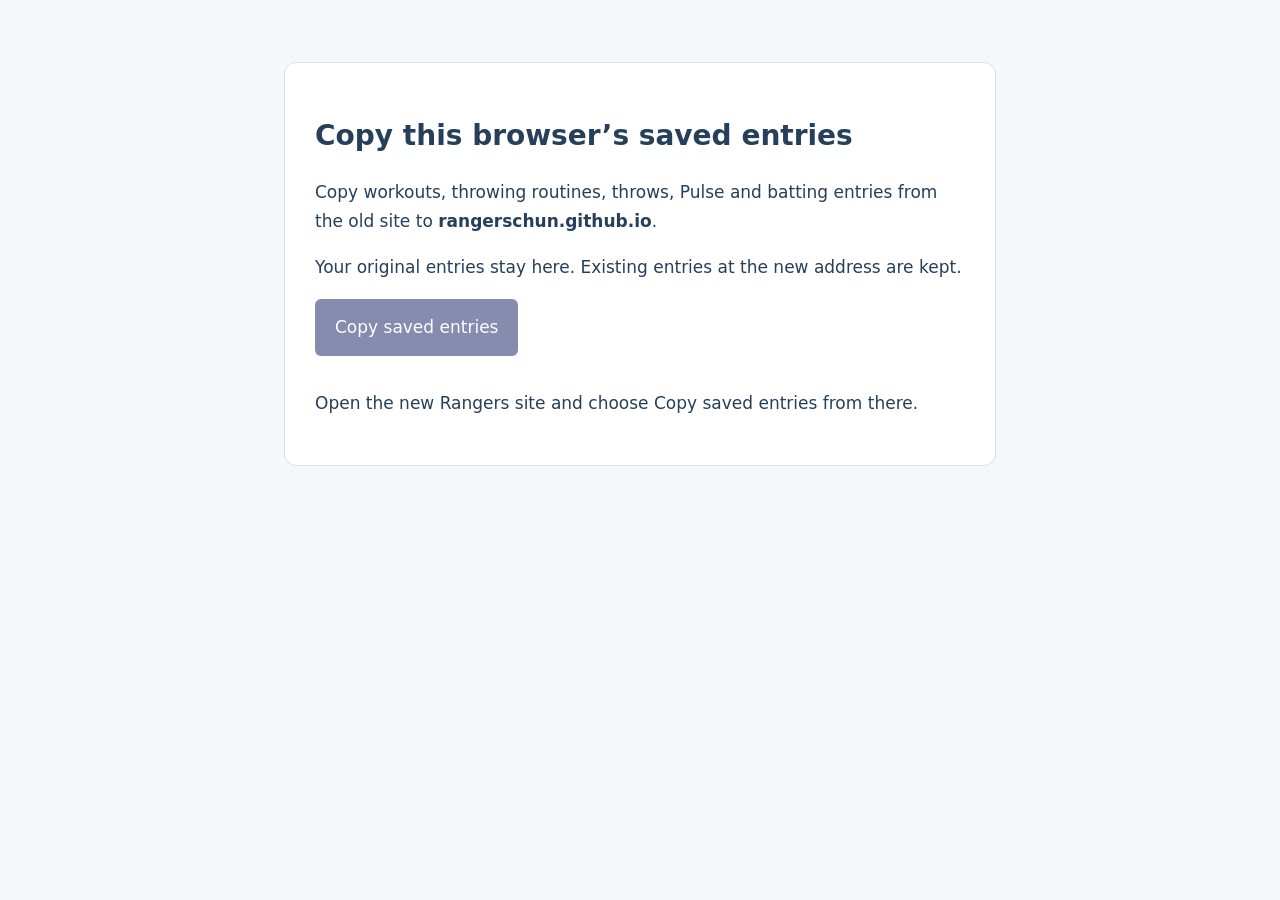
<file: docs/migration-export.html>
<!doctype html><html lang="en"><head><meta charset="utf-8"><meta name="viewport" content="width=device-width,initial-scale=1"><meta name="referrer" content="no-referrer"><title>Copy Rangers entries</title><style>body{font:17px/1.7 system-ui,sans-serif;background:#f5f7fa;color:#263f5b;margin:0;padding:32px}main{max-width:650px;margin:30px auto;background:white;border:1px solid #d6e2eb;padding:30px;border-radius:12px}h1{font-size:28px}button{background:#111b60;color:white;padding:14px 20px;border:0;border-radius:6px;font:inherit;cursor:pointer}button:disabled{opacity:.5}#status{padding-top:16px}</style></head><body><main><h1>Copy this browser’s saved entries</h1><p>Copy workouts, throwing routines, throws, Pulse and batting entries from the old site to <strong>rangerschun.github.io</strong>.</p><p>Your original entries stay here. Existing entries at the new address are kept.</p><button id="copy" type="button">Copy saved entries</button><p id="status" role="status"></p></main><script type="module" src="./migration-export.mjs"></script></body></html>
</file>
<file: docs/style.css>
:root{--dropdown-bg:#f0f7ff;--navy:#111b60;--ink:#172338;--muted:#78808e;--red:#22749b;--paper:#f6f7f8;--line:#e5e7eb;--green:#008c60;--blue:#0879b8;--ball-red:#dd493e;--orange:#ec9a10;--gray:#7c838a;--shadow:0 3px 12px #101c3005;font-family:Inter,-apple-system,BlinkMacSystemFont,"Segoe UI",Arial,sans-serif;color:var(--ink);font-synthesis:none}*{box-sizing:border-box}body{margin:0;background:var(--paper);font-size:14px;line-height:1.5}button,input,select{font:inherit}button,a,input,select,summary{ -webkit-tap-highlight-color:transparent}button,a,summary{touch-action:manipulation}button{cursor:pointer}button:disabled{cursor:not-allowed;opacity:.5}a{color:inherit;text-decoration:none}button:focus-visible,a:focus-visible,input:focus-visible,select:focus-visible,summary:focus-visible{outline:3px solid #177aa6;outline-offset:4px}button{border:0}svg{width:20px;height:20px;fill:none;stroke:currentColor;stroke-width:1.6;stroke-linecap:round;stroke-linejoin:round}[hidden]{display:none!important}.sr-only{position:absolute;width:1px;height:1px;overflow:hidden;clip:rect(0,0,0,0);white-space:nowrap}.skip-link{position:fixed;top:10px;left:10px;z-index:50;background:white;padding:12px;transform:translateY(-150%)}.skip-link:focus{transform:translateY(0)}
.sidebar{width:246px;position:fixed;inset:0 auto 0 0;background:var(--navy);color:white;padding:38px 24px 22px;display:flex;flex-direction:column;z-index:5}.brand{display:flex;gap:12px;align-items:center}.brand-mark{background:var(--red);font:bold italic 40px/.9 Arial,sans-serif;width:48px;height:51px;display:flex;align-items:center;justify-content:center;position:relative;padding-right:5px;clip-path:polygon(0 0,100% 0,100% 79%,79% 100%,0 100%)}.brand-mark span{font-size:8px;position:absolute;bottom:6px;right:7px}.brand-name{font-size:9px;letter-spacing:2px;line-height:1.4}.brand-name strong{display:block;letter-spacing:.7px;font-size:20px;font-weight:850}.brand-name small{display:block;font-size:7px;letter-spacing:1.6px;color:#b9c2d0;margin-top:4px}.team-label{border-top:1px solid #ffffff12;border-bottom:1px solid #ffffff12;padding:18px 1px;margin-top:34px;font-size:10px;letter-spacing:1.25px;color:#bac5d5;font-weight:650}.live-dot{display:inline-block;background:#d63c45;width:6px;height:6px;border-radius:50%;margin-right:8px}.nav-label{font-size:9px;color:#71829a;letter-spacing:1.8px;margin:30px 8px 14px;font-weight:700}nav{display:flex;flex-direction:column;gap:5px}.nav-link{display:flex;gap:12px;align-items:center;min-height:49px;padding:13px 12px;border-radius:6px;color:#aebbd0;font-weight:550;font-size:12px;transition:background .15s,color .15s}.nav-link svg{width:18px;height:18px;flex-shrink:0}.nav-link.active{background:#ffffff0d;color:#fff}.nav-link.active:before{content:"";position:absolute;left:0;width:3px;height:24px;background:var(--red)}.nav-link:hover{color:white;background:#ffffff08}.nav-arrow{margin-left:auto;color:#83d5fa}.tiny-label{font-size:7px;letter-spacing:1px;background:#ffffff0c;border:1px solid #ffffff14;padding:2px 4px;margin-left:auto;color:#a1adbf}.sidebar-note{margin-top:auto;padding:54px 10px 35px}.sidebar-line{display:block;height:3px;width:26px;background:var(--red);margin-bottom:20px}.sidebar-note p{font-size:17px;line-height:1.55;letter-spacing:-.2px;font-weight:500;color:#8b9ab0}.sidebar-note strong{font-weight:500;color:#e7edf7}.sidebar-season{font-size:8px;letter-spacing:1.3px;color:#65748d}.sidebar-bottom{border-top:1px solid #ffffff12;padding-top:20px;display:flex;gap:10px;color:#b4c0d2;font-size:10px}.sidebar-bottom small{display:block;font-size:9px;color:#6e819b;margin-top:2px}.lock-icon{background:#ffffff08;width:29px;height:29px;display:flex;justify-content:center;align-items:center;border-radius:5px;color:#a9b7c9}.shell{margin-left:246px}.topbar{height:86px;border-bottom:1px solid var(--line);display:flex;align-items:center;justify-content:space-between;padding:0 48px;background:#fafbfc}.breadcrumb{font-size:9px;letter-spacing:1.8px;color:#9299a4}.breadcrumb span{margin:0 15px;color:#b8bfca}.breadcrumb strong{font-weight:600;color:#626d7e}.topbar-right{display:flex;gap:20px;align-items:center}.private-badge{font-size:8px;letter-spacing:1.3px;color:#677687;display:flex;gap:7px;align-items:center}.private-badge span{background:#638777;width:5px;height:5px;border-radius:50%}.team-avatar{height:33px;width:35px;display:flex;align-items:center;justify-content:center;border:1px solid #dce1e6;border-radius:5px;font-size:11px;font-weight:800;color:var(--navy)}main{max-width:1550px;padding:38px 48px 0;margin:0 auto;outline:none}.page-heading{display:flex;justify-content:space-between;align-items:center;margin-bottom:30px;min-height:220px}.eyebrow{font-size:9px;letter-spacing:1.8px;font-weight:700;color:#89919e;line-height:1.5}h1{font-size:48px;letter-spacing:-2px;line-height:1.08;margin:16px 0 15px;font-weight:800}h1 span{color:var(--red)}.page-heading p{font-size:13px;line-height:1.8;margin:0;color:#7a8492}.hero-emblem{width:280px;height:230px;position:relative;margin-right:38px;flex-shrink:0}.hero-ball{width:131px;height:131px;border-radius:50%;position:absolute;top:40px;left:74px;background:linear-gradient(145deg,#fdfefe 10%,#f1f2f3 60%,#d9dee3);box-shadow:15px 22px 35px #20344a0d,inset -4px -4px 8px #d8dee6;overflow:hidden;transform:rotate(-35deg)}.hero-ball i,.hero-ball b{position:absolute;width:110px;height:150px;border:2px dashed #75caee;border-radius:50%;top:-12px}.hero-ball i{left:-72px}.hero-ball b{right:-72px}.emblem-orbit{position:absolute;border:1px solid #d9dee6;border-radius:50%;width:230px;height:180px;top:16px;left:24px;transform:rotate(-34deg)}.orbit-two{width:270px;height:110px;top:50px;left:6px;transform:rotate(-34deg);border-style:dashed;opacity:.7}.emblem-cross{position:absolute;color:#a1aebd;font:18px monospace}.cross-one{top:13px;right:40px}.cross-two{bottom:45px;left:16px;color:#22749b}.hero-coordinate{position:absolute;bottom:12px;left:54px;font-size:7px;color:#a1a9b3;letter-spacing:2.6px}.coverage-note{display:flex;align-items:center;gap:13px;padding:15px 18px;border:1px solid #e5e2d8;background:#f9f8f3;border-radius:7px;margin-bottom:24px}.coverage-note p{font-size:10px;color:#8a826e;line-height:1.7;margin:0;max-width:700px}.coverage-note strong{font-weight:650;color:#68604e}.note-symbol{flex-shrink:0;border:1px solid #b9ac8b;border-radius:50%;width:15px;height:15px;text-align:center;font-size:10px;line-height:14px;color:#9d895b}.text-button{background:transparent;white-space:nowrap;font-size:10px;font-weight:650;color:#6f695a;margin-left:auto;padding:7px 0 7px 12px}.text-button span{margin-left:6px}.setup-card{background:#fff;border:1px solid var(--line);border-radius:9px;box-shadow:var(--shadow);display:grid;grid-template-columns:1fr 1.18fr 1fr;gap:26px;padding:27px 28px;align-items:center}.setup-card label{display:flex;align-items:center;font-size:8px;font-weight:750;letter-spacing:1.2px;color:#758092;margin-bottom:13px}.step-number{font-size:8px;background:#f3f5f7;color:#788395;border-radius:50%;width:18px;height:18px;display:inline-flex;justify-content:center;align-items:center;letter-spacing:0;margin-right:8px}.select-wrap{position:relative}.select-wrap:after{content:"⌄";position:absolute;right:15px;top:11px;font-size:17px;pointer-events:none;color:#6c7b8e}.select-wrap select{border:1px solid #e0e4e9;width:100%;height:46px;padding:0 35px 0 14px;border-radius:5px;color:#27374a;background:#fff;appearance:none;font-size:12px;font-weight:550}.field-help{font-size:9px;color:#9299a3;margin:9px 0 0;line-height:1.6}.velocity-field{border-left:1px solid #eceef1;padding-left:27px}.velocity-control{display:flex;align-items:center;gap:12px;max-width:250px}.stepper{border:1px solid #e2e6eb;background:white;width:29px;height:29px;flex-shrink:0;font-size:17px;line-height:1;color:#78889b;border-radius:5px;padding:0}.stepper:hover{background:#f3f5f7;color:var(--ink)}.velocity-input-wrap{display:flex;align-items:baseline;gap:5px;flex:1;min-width:0}.velocity-input-wrap input{font-size:37px;letter-spacing:-1.5px;font-weight:750;line-height:1;border:0;border-bottom:1px solid #e6e9ed;width:100%;max-width:110px;text-align:center;color:var(--ink);padding:0;background:transparent;appearance:textfield;font-variant-numeric:tabular-nums}.velocity-input-wrap input::-webkit-inner-spin-button{-webkit-appearance:none}.velocity-input-wrap span{font-size:9px;font-weight:700;color:#9ca4af;letter-spacing:1px}.primary-button{display:flex;align-items:center;justify-content:space-between;gap:24px;background:var(--red);color:white;padding:15px 19px;border-radius:5px;font-size:11px;font-weight:650;min-height:46px;transition:background .15s}.primary-button:hover:enabled{background:#185a7d}.primary-button span{font-size:17px;font-weight:400}.update-field{padding-left:15px}.update-field .primary-button{width:100%}.update-field .field-help{text-align:center}.form-error{margin:0;font-size:11px;color:#b02e36;grid-column:1/-1;padding-top:8px;border-top:1px solid var(--line)}.results-heading{display:flex;align-items:center;justify-content:space-between;margin:37px 0 20px}.results-heading .eyebrow{font-size:8px;letter-spacing:1.6px}h2{font-size:23px;line-height:1.3;font-weight:750;letter-spacing:-.6px;margin:6px 0}.status-pill{font-size:8px;font-weight:650;letter-spacing:.3px;padding:6px 9px;border-radius:4px;white-space:nowrap;display:inline-block}.observed{color:#427563;background:#e9f1ed;border:1px solid #d8e8df}.interpolated,.held{color:#a27724;background:#faf2df;border:1px solid #efe2c2}.neutral{color:#798495;background:#f0f2f5;border:1px solid #e1e5eb}.filter-bar{display:flex;align-items:center;justify-content:space-between;margin:0 0 17px;gap:15px}.ball-filters{display:flex;gap:5px;flex-wrap:wrap}.ball-filter{padding:8px 12px;border-radius:4px;font-size:10px;display:flex;align-items:center;gap:6px;color:#89909b;border:1px solid transparent;background:transparent;white-space:nowrap}.ball-filter.selected{color:#27384b;background:white;border-color:#dce1e8;box-shadow:0 2px 3px #17233803}.filter-dot{width:7px;height:7px;background:var(--ball-color);border-radius:50%;display:inline-block}.export-button{display:flex;align-items:center;gap:8px;background:transparent;color:#7c8794;font-size:9px;padding:8px 0 8px 10px;white-space:nowrap}.export-button svg{width:13px;height:13px}.export-button:hover{color:var(--red)}.target-board{border:1px solid #dfe4ea;background:white;border-radius:8px;overflow:hidden}.board-header,.ball-row{display:grid;grid-template-columns:1.02fr repeat(5,1fr);align-items:stretch}.board-header{padding:0 17px;background:#f0f3f6;min-height:43px;align-items:center;border-bottom:1px solid #e1e5eb}.board-header span{font-size:9px;font-weight:650;color:#768294;text-align:center;padding:0 4px;line-height:1.3}.board-header span:first-child{text-align:left;padding-left:13px;letter-spacing:1.3px;font-size:8px}.ball-row{margin:0 17px;border-bottom:1px solid #edf0f4;min-height:82px}.ball-row:last-child{border:0}.ball-label{display:flex;gap:11px;align-items:center;padding:15px 7px 15px 10px}.ball-label strong{font-size:11px;font-weight:650}.ball-label small{display:block;font-size:7px;color:#a1a9b3;margin-top:2px;letter-spacing:.4px}.ball-dot{width:25px;height:25px;flex-shrink:0;border-radius:50%;background:var(--ball-color);box-shadow:inset -3px -3px 5px #00000015,inset 2px 2px 3px #ffffff24,0 2px 2px #101c3010;position:relative;overflow:hidden}.ball-dot:before{content:"";position:absolute;top:-2px;left:-8px;width:17px;height:30px;border:1px dashed #ffffff70;border-radius:50%;transform:rotate(-25deg)}.ball-dot:after{content:"";position:absolute;top:-2px;right:-9px;width:17px;height:30px;border:1px dashed #ffffff70;border-radius:50%;transform:rotate(-25deg)}.target-cell{display:flex;justify-content:center;align-items:center;position:relative;text-align:center;margin:14px 5px;border-radius:5px;min-height:53px;background:color-mix(in srgb,var(--ball-color) 5%,white);gap:4px;flex-wrap:wrap}.target-cell:before{content:"";height:3px;width:14px;border-radius:2px;background:var(--ball-color);position:absolute;top:7px;opacity:.65}.target-value{font-size:23px;line-height:1;font-weight:730;font-variant-numeric:tabular-nums;letter-spacing:-.8px;margin-top:7px}.target-unit{font-size:7px;color:#9299a2;line-height:1;align-self:center;margin-top:15px}.target-cell.blank{background:transparent;color:#c9d0d9}.target-cell.blank:before{display:none}.target-cell.blank .target-value{font-size:20px;font-weight:400;margin:0}.mobile-drill-label{display:none}.board-footer{display:flex;justify-content:space-between;gap:15px;font-size:9px;color:#929baa;padding:13px 3px}.legend-dash{font-size:12px;font-weight:600;color:#9ca6b4;margin-right:5px}.bottom-grid{display:grid;grid-template-columns:1.25fr 1fr;gap:19px;margin-top:24px}.context-card{padding:26px 25px;display:flex;gap:16px;border:1px solid var(--line);border-radius:8px;background:#fff}.small-icon{width:32px;height:32px;border:1px solid #e2e6eb;border-radius:50%;display:flex;align-items:center;justify-content:center;font-size:17px;flex-shrink:0;color:#7f8b9b}.context-card h3,.next-card h3{font-size:14px;font-weight:700;margin:0 0 8px;letter-spacing:-.2px}.context-card p,.next-card p{font-size:10px;color:#9099a7;line-height:1.8;margin:0;max-width:310px}.context-card a{display:block;font-size:10px;font-weight:600;margin-top:13px}.context-card a span{margin-left:5px;color:var(--red)}.next-card{background:var(--navy);color:#fff;border-radius:8px;padding:24px 27px;position:relative;overflow:hidden}.next-card .eyebrow{font-size:7px;letter-spacing:1.2px;color:#8192ad;margin-bottom:10px}.next-card h3{font-size:17px}.next-card p{color:#8394ae;font-size:10px}.next-card a{display:inline-block;color:#f0acaf;font-size:10px;font-weight:550;margin-top:13px}.next-card a span{margin-left:10px}.mini-bars{position:absolute;bottom:22px;right:23px;display:flex;align-items:flex-end;gap:5px;height:65px;opacity:.7}.mini-bars i{width:9px;background:#273b58;border-radius:2px;height:45%}.mini-bars i:nth-child(2){height:65%;background:#455776}.mini-bars i:nth-child(3){height:55%}.mini-bars i:nth-child(4){height:85%;background:#b34653}.mini-bars i:nth-child(5){height:70%;background:#354969}.source-details{border-top:1px solid var(--line);margin-top:30px;font-size:11px;color:#7d8999}.source-details summary{padding:18px 1px;cursor:pointer;display:flex;justify-content:space-between;list-style:none;font-size:10px;font-weight:600}.source-details summary::-webkit-details-marker{display:none}.source-details summary span{font-size:15px;font-weight:400}.source-details[open] summary span{transform:rotate(45deg)}.source-details>div{padding:0 8px 16px;max-width:850px;line-height:1.8}.source-details ul{padding-left:20px;font-size:10px;word-break:break-word}.source-details a{color:var(--red);font-weight:550}.page-footer{display:flex;justify-content:space-between;gap:15px;align-items:center;border-top:1px solid var(--line);margin-top:27px;padding:23px 1px 27px;color:#a2aab6;font-size:8px}.page-footer>span:first-child{font-size:8px;letter-spacing:1.2px;font-weight:650;color:#8290a3}.page-footer b{margin:0 6px;color:#d63c45}.page-footer a{font-size:9px;color:#7b889a}.empty-state{background:#fff;border:1px solid var(--line);border-radius:8px;text-align:center;padding:45px 25px}.empty-symbol{font-size:35px;color:var(--red)}.empty-state h3{font-size:19px;letter-spacing:-.5px}.empty-state p{color:var(--muted);font-size:12px}.secondary-button{border:1px solid #d9e0e9;background:white;padding:12px 15px;min-height:42px;border-radius:5px;font-size:11px;color:#3c4e66;font-weight:600}.secondary-button:hover{background:#f3f5f8}.simple-heading{min-height:185px}.simple-heading h1{font-size:43px}.large-index{font-size:145px;letter-spacing:-13px;font-weight:850;color:#e6e9ed;line-height:1;padding-right:30px}.hold-banner{border:1px solid #ebdfc2;background:#fbf6e9;padding:20px;border-radius:8px;display:flex;gap:13px;align-items:center;margin:23px 0}.hold-dot{width:8px;height:8px;background:#b68d3d;border-radius:50%;flex-shrink:0}.hold-banner strong{font-size:12px;color:#836b3f}.hold-banner p{font-size:11px;margin:4px 0 0;color:#9b8b6c}.hold-banner .status-pill{margin-left:auto}.tracker-layout{display:grid;grid-template-columns:1fr 230px;gap:21px}.session-card{background:#fff;border:1px solid var(--line);padding:26px;border-radius:8px;min-width:0}.card-title-row{display:flex;justify-content:space-between;align-items:center;gap:10px}.card-title-row h2{font-size:19px}.demo-badge{font-size:7px;padding:5px 7px;letter-spacing:1px;color:#8995a5;border:1px solid #e2e8ed;border-radius:3px;white-space:nowrap}.muted{color:#8993a0;font-size:11px;margin:8px 0 18px}.segmented{display:inline-flex;gap:2px;background:#f0f3f6;padding:3px;border-radius:5px}.segmented button{padding:7px 14px;border-radius:3px;background:transparent;color:#8a95a3;font-size:10px}.segmented button.selected{background:white;color:#23364e;box-shadow:0 1px 4px #101c3010}.throws-chart{height:210px;display:flex;gap:13px;align-items:flex-end;border-bottom:1px solid #e5eaf0;padding:38px 14px 0;margin:12px 0 0}.chart-column{flex:1;height:100%;display:flex;flex-direction:column;justify-content:flex-end;align-items:center;gap:7px;position:relative}.chart-bar{width:100%;max-width:48px;background:#dce6ef;border-radius:4px 4px 0 0;min-height:15px}.chart-bar.top-five{background:#183b59}.chart-column .chart-value{font-size:10px;font-weight:600;color:#8b98a8;line-height:1;white-space:nowrap;font-variant-numeric:tabular-nums}.chart-column.is-top .chart-value{color:#233f5b}.sample-values{display:grid;grid-template-columns:repeat(8,1fr);gap:6px;margin:12px 12px 0;color:#939dab;font-size:8px;text-align:center}.session-footnote{display:flex;align-items:center;gap:7px;color:#8c98a7;font-size:8px;line-height:1.8;margin-top:25px}.session-footnote>span:last-child{margin-left:auto}.chart-key{width:6px;height:6px;background:#183b59;border-radius:1px;flex-shrink:0}.tracker-summary{display:flex;flex-direction:column;gap:14px}.stat-card{background:#fff;border:1px solid var(--line);border-radius:8px;padding:22px}.stat-card>span{font-size:8px;letter-spacing:1.4px;font-weight:650;color:#8390a0}.stat-card strong{font-size:38px;font-weight:750;letter-spacing:-1.5px}.stat-card small{font-size:9px;color:#9aa5b3;margin-left:7px}.stat-card p{margin:2px 0 0;font-size:9px;color:#8f9aaa}.stat-dark{background:var(--navy);border-color:var(--navy);color:white}.stat-dark strong{color:white}.stat-dark>span{color:#899db8}.stat-dark p{color:#8292a9}.compact-stat{display:flex;justify-content:space-between;align-items:center;padding:14px 20px}.compact-stat strong{font-size:25px}.submission-card{display:flex;justify-content:space-between;gap:25px;align-items:center;padding:27px;background:#fff;border:1px solid var(--line);border-radius:8px;margin-top:24px}.submission-card h3{font-size:15px;margin:9px 0}.submission-card p{font-size:11px;color:#8c97a6;margin:0}.submission-card .primary-button{white-space:nowrap;background:#607084;min-width:210px}.development-loop{display:flex;align-items:center;justify-content:space-around;gap:15px;padding:25px;border:1px solid #dee5ec;background:white;border-radius:7px;margin:24px 0;font-size:11px;font-weight:700;letter-spacing:2px}.development-loop b{font-size:22px;color:var(--red);font-weight:400}.principle-grid{display:grid;grid-template-columns:1fr 1fr;border:1px solid var(--line);border-radius:8px;overflow:hidden;background:white}.principle-grid article{padding:31px;border-right:1px solid var(--line);border-bottom:1px solid var(--line)}.principle-grid article:nth-child(even){border-right:0}.principle-grid article:nth-last-child(-n+2){border-bottom:0}.principle-grid article>span{font-size:8px;color:#387b99;letter-spacing:1px;font-weight:600}.principle-grid h2{font-size:22px;margin:12px 0}.principle-grid p{color:#8b96a4;font-size:12px;line-height:1.85;max-width:400px;margin:0}.blast-card{margin-top:25px;display:grid;grid-template-columns:1.3fr 1fr;background:var(--navy);border-radius:8px;padding:35px;gap:50px;color:white}.blast-card h2{font-size:24px;margin:10px 0}.blast-card p{color:#98a7bc;font-size:11px;line-height:1.8}.blast-card .status-pill{background:#ffffff08;color:#9baac0;border-color:#ffffff17;font-size:8px;margin-top:6px}.blast-card .eyebrow{color:#8093af}.big-three{display:flex;flex-direction:column;justify-content:center;gap:0}.big-three span{padding:15px 4px;border-bottom:1px solid #ffffff16;font-size:13px}.big-three b{color:#83d5fa;font-size:9px;margin-right:20px;font-weight:600}.section-label{font-size:9px;letter-spacing:1.7px;color:#8895a5;margin:34px 0 16px;font-weight:650}.library-grid{display:grid;grid-template-columns:repeat(3,1fr);gap:17px}.library-grid article{border:1px solid var(--line);background:white;padding:25px;border-radius:7px}.book-mark{display:flex;justify-content:center;align-items:center;border-radius:3px;width:30px;height:37px;background:var(--navy);color:white;font-weight:800;font-size:20px;margin-bottom:20px}.book-red{background:var(--red)}.book-outline{background:#f4f6f8;color:#7d8da3;border:1px solid #dce4eb;font-size:15px}.library-grid h3{font-size:13px;font-weight:700;line-height:1.4;margin-bottom:5px;min-height:37px}.library-grid p{font-size:10px;color:#8290a1}.library-grid article>span:last-child{font-size:8px;color:#a0aab6}.coach-status-grid{display:grid;grid-template-columns:1fr 1fr;gap:15px;margin:22px 0 28px}.coach-status-grid article{padding:23px;background:white;border:1px solid var(--line);border-radius:7px;display:flex;align-items:center;gap:13px}.status-dot{height:8px;width:8px;border-radius:50%;flex-shrink:0}.status-dot.ready{background:#60917b}.status-dot.pending{background:#e2be75}.coach-status-grid h3{font-size:13px;margin:0 0 3px}.coach-status-grid p{font-size:11px;color:#7e8c9c;margin:0}.coach-status-grid small{font-size:8px;color:#9ba6b4;display:block;margin-top:5px;line-height:1.6}.coach-status-grid .status-pill{margin-left:auto}.coach-bottom-grid{display:grid;grid-template-columns:1.1fr 1fr;gap:23px}.coach-checklist,.sheet-card{border:1px solid var(--line);background:white;border-radius:8px;padding:30px}.coach-checklist h2,.sheet-card h2{font-size:23px;margin:9px 0 21px}.coach-checklist ol{counter-reset:setup;list-style:none;padding:0;margin:0}.coach-checklist li{counter-increment:setup;position:relative;padding:0 0 25px 34px}.coach-checklist li:before{content:counter(setup);position:absolute;left:0;top:0;border:1px solid #e3e8ee;border-radius:50%;width:21px;height:21px;display:flex;align-items:center;justify-content:center;font-size:8px;color:#8d9bad}.coach-checklist li:last-child{padding-bottom:0}.coach-checklist b{font-size:11px;font-weight:650}.coach-checklist li span{font-size:10px;color:#929daa;display:block;margin-top:4px;line-height:1.8}.sheet-card{background:#edf2f0;border-color:#dce7e0}.sheet-icon{color:#62917c;font-size:33px;line-height:1}.sheet-card h2{margin-top:15px;margin-bottom:12px;font-size:21px}.sheet-card p{font-size:11px;color:#7e958a;line-height:1.85}.schema-tags{display:flex;flex-wrap:wrap;gap:6px;margin:20px 0}.schema-tags span{font-size:8px;padding:5px 8px;background:#ffffff80;border:1px solid #dce7e0;border-radius:3px;color:#6d887a}.sheet-card .secondary-button{font-size:10px;display:flex;align-items:center;justify-content:space-between;width:100%;color:#658371;border-color:#cfddd5;gap:10px}.sheet-card>small{display:block;color:#8da095;font-size:8px;margin-top:9px;text-align:center}.privacy-note{margin:25px 0 0;padding:22px 25px;border:1px solid #e2e7ee;border-radius:7px;display:flex;gap:14px}.privacy-note svg{flex-shrink:0;color:#8b9db2;margin-top:4px;width:22px;height:22px}.privacy-note h3{font-size:12px;margin:0 0 4px}.privacy-note p{font-size:10px;color:#8b98a8;margin:0;line-height:1.8}dialog{max-width:540px;width:calc(100% - 32px);padding:30px 35px;border:1px solid #e3e8ee;border-radius:12px;color:var(--ink);box-shadow:0 15px 90px #00000022}dialog::backdrop{background:#101c3077;backdrop-filter:blur(4px)}.dialog-heading{display:flex;align-items:center;justify-content:space-between}.close-dialog:not(.primary-button){background:#f1f3f6;width:30px;height:30px;border-radius:50%;font-size:20px;color:#8792a1}dialog h2{font-size:29px;line-height:1.2;margin:17px 0 22px;letter-spacing:-1px}.method-points p{font-size:11px;line-height:1.8;color:#8691a0;border-bottom:1px solid #edf0f4;padding-bottom:15px;margin:12px 0}.method-points strong{display:block;color:#3a4c63;font-size:12px;margin-bottom:5px}.method-points p:last-child{border:0}dialog .primary-button{width:100%;margin-top:25px}.noscript{position:fixed;bottom:0;left:0;right:0;background:#d63c45;color:white;padding:20px;z-index:100;text-align:center}
@media(min-width:1600px){main{padding-top:45px}.page-heading{margin-bottom:38px}.hero-emblem{margin-right:80px}.setup-card{padding:32px}.ball-row{min-height:93px}.target-cell{min-height:61px}.target-value{font-size:27px}}
@media(max-width:1190px){.sidebar{width:217px;padding-left:19px;padding-right:19px}.brand-name strong{font-size:18px}.brand-name{font-size:8px;letter-spacing:1.5px}.brand-mark{width:43px;height:47px;font-size:35px}.brand{gap:10px}.shell{margin-left:217px}.topbar{padding:0 30px}main{padding:28px 30px 0}.hero-emblem{margin-right:0;width:245px;transform:scale(.85);transform-origin:center}.page-heading{min-height:200px}.setup-card{gap:20px;padding:23px}.velocity-field{padding-left:20px}.update-field{padding-left:0}.primary-button{padding:13px 15px;gap:10px}.target-value{font-size:21px}.ball-label{gap:7px;padding-left:4px}.ball-label strong{font-size:10px}.ball-dot{width:22px;height:22px}.board-header,.ball-row{grid-template-columns:1.05fr repeat(5,1fr)}.ball-row{margin:0 10px}.board-header{padding:0 10px}.board-header span{font-size:8px}.context-card{padding:23px 18px;gap:11px}.context-card p{font-size:10px}.next-card{padding:23px 22px}.mini-bars{right:15px;opacity:.4}.coverage-note{gap:10px;padding:12px 15px}.coverage-note p{font-size:9px}.text-button{font-size:9px}.coach-status-grid article{padding:19px 16px;gap:9px}.coach-status-grid .status-pill{font-size:7px;padding:4px 6px}.coach-checklist,.sheet-card{padding:25px}.tracker-layout{grid-template-columns:1fr 190px}.session-card{padding:21px}.stat-card{padding:20px}.card-title-row{flex-wrap:wrap}.throws-chart{gap:10px;padding-left:5px;padding-right:5px}.session-footnote{flex-wrap:wrap}.session-footnote>span:last-child{margin-left:0;width:100%;padding-left:13px}.simple-heading h1{font-size:39px}.library-grid article{padding:20px}.page-footer>span:nth-child(2){display:none}}
@media(max-width:980px) and (min-width:761px){.hero-emblem{display:none}h1{font-size:44px}.setup-card{grid-template-columns:1fr 1.2fr}.update-field{grid-column:1/-1;display:flex;justify-content:space-between;align-items:center;padding-top:10px;border-top:1px solid var(--line)}.update-field .primary-button{width:210px}.update-field .field-help{margin:0}.bottom-grid{grid-template-columns:1fr}.board-header,.ball-row{grid-template-columns:.9fr repeat(5,1fr)}.target-cell{margin:14px 2px}.target-value{font-size:18px}.target-unit{display:none}.ball-label{gap:5px}.ball-label small{font-size:6px}.ball-dot{width:17px;height:17px}.tracker-layout{grid-template-columns:1fr}.tracker-summary{display:grid;grid-template-columns:1fr 1fr 1fr;gap:10px}.stat-card{padding:18px}.compact-stat{display:block}.compact-stat strong{font-size:35px}.submission-card{flex-wrap:wrap}.coach-status-grid,.coach-bottom-grid{grid-template-columns:1fr}.principle-grid article{padding:25px}.blast-card{padding:28px;gap:25px;grid-template-columns:1fr}.library-grid{grid-template-columns:1fr}.library-grid h3{min-height:0}.library-grid article{display:block}.large-index{font-size:115px;padding:0}.ball-filter{padding:7px 8px}.export-button span{display:none}}
@media(max-width:760px){.sidebar{position:relative;inset:auto;width:100%;padding:17px 20px 0;display:block}.brand-mark{width:35px;height:38px;font-size:29px}.brand-name{font-size:7px;letter-spacing:1.5px}.brand-name strong{font-size:17px}.brand-name small{display:none}.brand{gap:10px;width:max-content}.team-label{position:absolute;right:20px;top:21px;margin:0;border:0;padding:0;font-size:8px;letter-spacing:1px;color:#9dadc3;max-width:100px;line-height:1.8}.team-label .live-dot{width:5px;height:5px;margin-right:5px}.nav-label,.sidebar-note,.sidebar-bottom{display:none}nav{flex-direction:row;gap:0;margin-top:19px;justify-content:space-between}.nav-link{border-radius:0;font-size:10px;min-height:47px;padding:10px 8px;gap:6px;white-space:nowrap;flex:1;justify-content:center;border-bottom:2px solid transparent}.nav-link:first-child{padding-left:0}.nav-link svg{width:14px;height:14px}.nav-link.active{background:transparent;border-bottom-color:var(--red)}.nav-link.active:before{display:none}.nav-arrow,.tiny-label{display:none}.shell{margin:0}.topbar{padding:0 23px;height:55px;background:#f6f7f8}.breadcrumb{font-size:7px;letter-spacing:1.3px}.breadcrumb span{margin:0 8px}.topbar-right{gap:10px}.private-badge{font-size:6px;letter-spacing:.7px}.team-avatar{display:none}main{padding:24px 23px 0}.page-heading{min-height:174px;margin-bottom:22px;align-items:flex-start;position:relative}.eyebrow{font-size:8px;letter-spacing:1.4px}h1{font-size:42px;letter-spacing:-1.8px;margin:13px 0 13px}.page-heading p{font-size:11px;line-height:1.8}.hero-emblem{width:175px;height:190px;position:absolute;right:-22px;top:-9px;transform:scale(.62);transform-origin:right top;opacity:.65;pointer-events:none}.page-heading>div:first-child{position:relative;z-index:1}.hero-coordinate{display:none}.desktop-break{display:none}.coverage-note{flex-wrap:wrap;padding:13px 14px;gap:9px;margin-bottom:18px;align-items:flex-start}.coverage-note p{font-size:9px;flex:1}.note-symbol{margin-top:3px}.coverage-note .text-button{padding:0;margin-left:24px;margin-top:0;font-size:9px}.setup-card{display:grid;grid-template-columns:1fr 1fr;padding:21px 18px;gap:17px}.setup-card label{font-size:7px;letter-spacing:.7px;margin-bottom:10px;line-height:1.5}.step-number{width:16px;height:16px;font-size:7px;margin-right:6px;flex-shrink:0}.velocity-field{padding-left:16px}.field-help{font-size:8px;margin-top:8px;line-height:1.7}.select-wrap select{font-size:11px;padding-left:10px;padding-right:25px;height:42px}.select-wrap:after{right:10px;top:9px}.velocity-control{gap:7px;height:42px}.velocity-input-wrap{gap:3px}.velocity-input-wrap input{font-size:30px;letter-spacing:-1px;max-width:75px;min-width:0}.velocity-input-wrap span{font-size:7px;letter-spacing:.3px}.stepper{width:23px;height:26px;font-size:16px;border-radius:3px}.update-field{grid-column:1/-1;border-top:1px solid var(--line);padding-top:17px;display:flex;align-items:center;justify-content:space-between;gap:13px}.update-field .primary-button{width:180px;flex-shrink:0;font-size:10px;padding:12px 15px}.update-field .field-help{margin:0;text-align:left;font-size:8px;max-width:95px}.form-error{font-size:10px}.results-heading{margin:30px 0 17px;align-items:flex-end}.results-heading h2{font-size:21px;margin:7px 0 0}.results-heading .eyebrow{font-size:7px;letter-spacing:1px}.status-pill{font-size:7px;padding:5px 7px}.filter-bar{align-items:flex-start;margin-bottom:14px;gap:0}.ball-filters{gap:3px}.ball-filter{padding:7px 9px;font-size:9px;gap:5px}.filter-dot{width:6px;height:6px}.export-button{padding:9px 0 8px 9px}.export-button span{display:none}.export-button svg{width:14px;height:14px}.target-board{border:0;border-radius:0;background:transparent;display:grid;gap:12px;overflow:visible}.board-header{display:none}.ball-row{display:grid;grid-template-columns:repeat(5,1fr);gap:6px;margin:0;padding:17px 13px 14px;min-height:unset;border:1px solid #e0e5eb!important;border-radius:7px;background:white}.ball-label{grid-column:1/-1;padding:0 2px 9px;gap:9px;display:flex}.ball-label strong{font-size:11px}.ball-label small{display:inline;font-size:7px;margin-left:7px;letter-spacing:.5px}.ball-dot{width:22px;height:22px}.target-cell{display:flex;flex-direction:column;min-height:77px;padding:7px 3px;margin:0;gap:0;justify-content:space-between;position:relative}.target-cell:before{display:none}.mobile-drill-label{display:block;font-size:7px;line-height:1.35;font-weight:550;color:#8390a1;height:22px;letter-spacing:-.2px}.target-value{font-size:20px;letter-spacing:-.8px;margin:3px 0 0;line-height:1.2}.target-unit{font-size:6px;margin:2px 0 0;align-self:auto;letter-spacing:.3px;color:#9ba6b4}.target-cell.blank .target-value{font-size:18px;line-height:1.3;margin:3px 0 0;color:#c7d0dc}.target-cell.blank .mobile-drill-label{color:#a9b2bf}.target-cell.blank .target-unit{visibility:hidden}.board-footer{font-size:8px;gap:8px;line-height:1.8;padding:10px 1px}.board-footer>span:last-child{white-space:nowrap}.bottom-grid{grid-template-columns:1fr;gap:13px;margin-top:20px}.context-card{padding:22px;gap:14px}.context-card h3{font-size:14px}.context-card p{font-size:11px}.context-card a{font-size:10px}.next-card{padding:25px}.next-card h3{font-size:19px}.next-card p{font-size:11px}.mini-bars{right:27px;height:80px;bottom:25px;opacity:.8}.next-card .eyebrow{font-size:7px}.source-details{margin-top:23px}.source-details summary{font-size:10px;padding:17px 0}.source-details>div{font-size:10px;padding-left:0;padding-right:0}.source-details ul{font-size:9px}.page-footer{font-size:7px;margin-top:19px;padding:21px 0}.page-footer>span:first-child{font-size:7px;letter-spacing:.7px}.page-footer a{font-size:8px}.simple-heading{min-height:170px}.simple-heading h1{font-size:36px}.large-index{position:absolute;right:0;bottom:15px;font-size:95px;letter-spacing:-7px;padding:0;opacity:.6}.simple-heading>div{max-width:90%}.simple-heading p{max-width:310px}.hold-banner{padding:16px;gap:9px;align-items:flex-start;position:relative;margin:17px 0}.hold-dot{margin-top:5px;width:6px;height:6px}.hold-banner strong{font-size:11px}.hold-banner p{font-size:10px;max-width:90%}.hold-banner .status-pill{font-size:6px;position:absolute;right:12px;top:15px}.tracker-layout{grid-template-columns:1fr;gap:13px}.session-card{padding:21px 18px}.card-title-row h2{font-size:17px}.card-title-row .eyebrow{font-size:7px}.demo-badge{font-size:6px}.muted{font-size:10px}.segmented button{font-size:9px;padding:7px 12px}.throws-chart{gap:7px;padding:37px 2px 0;height:190px}.chart-column .chart-value{font-size:8px}.chart-bar{max-width:37px}.sample-values{font-size:7px;margin:10px 0 0;gap:7px}.session-footnote{font-size:7px;flex-wrap:wrap;margin-top:20px;gap:6px}.session-footnote>span:last-child{width:100%;padding-left:12px}.tracker-summary{display:grid;grid-template-columns:1fr 1fr;gap:11px}.stat-card{padding:18px}.stat-card strong{font-size:32px}.stat-card>span{font-size:7px;letter-spacing:.8px}.stat-card small{font-size:8px}.stat-card p{font-size:8px}.compact-stat{grid-column:1/-1;display:flex;padding:13px 18px}.compact-stat strong{font-size:23px}.submission-card{padding:22px;display:block;margin-top:17px}.submission-card h3{font-size:14px}.submission-card p{font-size:10px;line-height:1.8}.submission-card .primary-button{margin-top:18px;width:100%;font-size:10px}.development-loop{font-size:9px;letter-spacing:1px;padding:17px 12px;gap:8px}.development-loop b{font-size:18px}.principle-grid{grid-template-columns:1fr}.principle-grid article{padding:27px;border-right:0}.principle-grid article:nth-last-child(2){border-bottom:1px solid var(--line)}.principle-grid article>span{font-size:7px}.principle-grid h2{font-size:21px}.principle-grid p{font-size:11px}.blast-card{padding:27px;grid-template-columns:1fr;gap:15px;margin-top:17px}.blast-card h2{font-size:23px}.blast-card p{font-size:11px}.big-three span{font-size:12px;padding:13px 0}.library-grid{grid-template-columns:1fr;gap:12px}.library-grid article{padding:22px 22px 22px 74px;position:relative}.book-mark{position:absolute;left:22px;top:22px;margin:0}.library-grid h3{min-height:0;font-size:13px;margin-top:0}.library-grid p{font-size:10px;margin:5px 0}.library-grid article>span:last-child{font-size:8px}.section-label{font-size:8px;margin-top:26px}.coach-status-grid{grid-template-columns:1fr;gap:11px;margin-top:17px}.coach-status-grid article{padding:19px 16px;gap:12px}.coach-status-grid h3{font-size:12px}.coach-status-grid p{font-size:10px}.coach-status-grid small{font-size:8px}.coach-status-grid .status-pill{font-size:7px;padding:5px 7px}.coach-bottom-grid{grid-template-columns:1fr;gap:17px}.coach-checklist,.sheet-card{padding:25px}.coach-checklist h2{font-size:23px}.coach-checklist b{font-size:11px}.coach-checklist li span{font-size:10px}.sheet-card h2{font-size:22px}.sheet-card p{font-size:11px}.privacy-note{margin-top:18px;padding:20px 18px;gap:11px}.privacy-note h3{font-size:11px}.privacy-note p{font-size:10px}.empty-state{padding:30px 20px}.empty-state h3{font-size:18px}.empty-state p{font-size:11px}dialog{padding:25px}dialog h2{font-size:26px}.method-points p{font-size:10px;line-height:1.8}.method-points strong{font-size:11px}}
@media(max-width:380px){main{padding-left:16px;padding-right:16px}.topbar{padding-left:17px;padding-right:17px}.nav-link{font-size:9px;padding-left:6px;padding-right:6px;gap:4px}.nav-link svg{display:none}.hero-emblem{display:none}h1{font-size:39px}.setup-card{padding-left:14px;padding-right:14px;gap:13px}.velocity-field{padding-left:13px}.velocity-control{gap:5px}.stepper{width:21px}.velocity-input-wrap input{font-size:27px}.velocity-input-wrap span{font-size:6px}.ball-filter{padding:6px 7px}.target-value{font-size:18px}.ball-row{gap:4px;padding-left:10px;padding-right:10px}.mobile-drill-label{font-size:6.5px}.target-cell{min-height:74px}.status-pill{font-size:6px}.update-field .primary-button{width:170px}.card-title-row h2{font-size:16px}.hold-banner .status-pill{display:none}}
@media(prefers-reduced-motion:reduce){*{scroll-behavior:auto!important;transition:none!important}}
@media print{.sidebar,.topbar,.setup-card,.filter-bar,.bottom-grid,.page-footer,.source-details,.hero-emblem,.coverage-note,dialog,.board-footer{display:none!important}.shell{margin:0}main{padding:0}.page-heading{min-height:0;margin-bottom:20px}.page-heading h1{font-size:26px}.page-heading p{display:none}.target-board{break-inside:avoid}.target-cell{print-color-adjust:exact}.results-heading{margin:20px 0}.view[hidden]{display:none!important}}
/* Keep core instructions and controls comfortably readable on phones. */
@media(max-width:760px){.mobile-drill-label{font-size:9px;line-height:1.3;height:28px;letter-spacing:-.25px}.target-cell{min-height:91px}.target-value{font-size:21px}.target-unit{font-size:7px}.coverage-note p{font-size:11px;line-height:1.65}.coverage-note .text-button{font-size:10px}.field-help{font-size:10px}.setup-card label{font-size:8px}.ball-filter{min-height:40px;font-size:10px}.export-button{min-height:40px;min-width:30px}.board-footer{font-size:9px}.page-heading p,.context-card p,.principle-grid p,.blast-card p,.privacy-note p{font-size:12px}.source-details>div{font-size:11px}.source-details ul{font-size:10px}.hold-banner p,.submission-card p{font-size:11px}.session-footnote{font-size:9px}.sample-values{font-size:8px}.chart-column .chart-value{font-size:9px}}
@media(max-width:460px){.setup-card{grid-template-columns:1fr;gap:18px}.velocity-field{border-left:0;border-top:1px solid var(--line);padding:18px 0 0}.setup-card label{font-size:9px}.select-wrap select{height:44px;font-size:12px}.velocity-control{max-width:none;gap:20px;height:48px}.stepper{width:44px;height:44px;flex-shrink:0}.velocity-input-wrap{justify-content:center;gap:8px}.velocity-input-wrap input{font-size:40px;max-width:130px}.velocity-input-wrap span{font-size:10px}.update-field{padding-top:18px;gap:15px}.update-field .primary-button{width:auto;flex:1;min-height:46px}.update-field .field-help{font-size:9px;max-width:100px}.hero-emblem{display:none}.target-cell.blank .target-value{margin-top:3px}.board-footer>span:last-child{white-space:normal;text-align:right}}

.equipment-note{display:flex;align-items:center;gap:17px;border-left:3px solid #87a5b8;padding:8px 0 8px 15px;margin:-3px 0 23px}.equipment-note .eyebrow{font-size:8px;white-space:nowrap;color:#66849a}.equipment-note p{font-size:10px;color:#8491a1;margin:0;line-height:1.7;max-width:580px}.equipment-note a{font-size:9px;white-space:nowrap;margin-left:auto;color:#5d7a90;font-weight:600}.equipment-panel{background:#fff;border:1px solid var(--line);border-radius:8px;padding:30px;margin-top:24px}.equipment-panel h2{font-size:25px;margin:10px 0}.equipment-panel>p{font-size:12px;color:#8996a5;line-height:1.8;max-width:720px}.equipment-table-wrap{overflow-x:auto}.equipment-table{border-collapse:collapse;width:100%;font-size:11px;margin-top:19px}.equipment-table caption{text-align:left;color:#8c98a6;font-size:10px;line-height:1.8;padding:0 0 15px;caption-side:bottom;padding-top:15px}.equipment-table th{text-align:left;color:#75859a;font-size:9px;font-weight:650;background:#f3f6f8;padding:12px 10px}.equipment-table th small{font-size:8px;font-weight:400}.equipment-table td{padding:13px 10px;border-bottom:1px solid #e9edf2;color:#758394}.equipment-table td:first-child{color:#344b63;font-weight:600}.equipment-table a:hover{color:var(--red)}.equipment-findings{display:grid;grid-template-columns:1fr 1fr;gap:22px;margin-top:8px}.equipment-findings p{font-size:11px;line-height:1.8;color:#8a98a9}.equipment-findings strong{display:block;color:#51657c;font-weight:600;margin-bottom:4px}.equipment-sources{display:flex;flex-wrap:wrap;gap:20px;font-size:10px;color:#5b7c94;margin-top:9px}.equipment-sources a:hover{color:var(--red)}@media(max-width:760px){.equipment-note{flex-wrap:wrap;gap:5px;padding-left:12px}.equipment-note .eyebrow{font-size:8px;width:100%}.equipment-note p{font-size:11px}.equipment-note a{margin-left:0;font-size:10px;margin-top:3px}.equipment-panel{padding:23px 17px}.equipment-panel h2{font-size:23px}.equipment-panel>p{font-size:11px}.equipment-table{font-size:10px;min-width:440px}.equipment-table th{font-size:9px}.equipment-table th small{font-size:8px}.equipment-table caption{font-size:10px}.equipment-findings{grid-template-columns:1fr;gap:0}.equipment-findings p{font-size:11px}.equipment-sources{gap:12px;font-size:10px}}

.equipment-color{display:inline-flex;align-items:center;gap:7px;white-space:nowrap}.equipment-color i{display:inline-block;width:10px;height:10px;border-radius:50%;border:1px solid #00000012;flex-shrink:0}.equipment-photo-note{font-size:10px!important;color:#8291a1;line-height:1.8}

.equipment-switch{display:inline-flex;background:#e9edf2;padding:4px;border-radius:6px;gap:3px;margin-bottom:12px}.equipment-switch button{padding:10px 16px;border-radius:4px;background:transparent;color:#7a8799;font-size:11px;font-weight:650;min-height:40px}.equipment-switch button.selected{background:white;color:#213c55;box-shadow:0 2px 5px #14263c0a}.dubs-transfer-note{border:1px solid #eadfc3;background:#fbf6ea;border-radius:6px;padding:14px 17px;margin:0 0 17px}.dubs-transfer-note strong{font-size:11px;color:#8d702c}.dubs-transfer-note p{font-size:11px;color:#9b8a68;line-height:1.8;margin:4px 0 0}.pending-reference .target-value{font-size:11px!important;color:#a28e65!important;letter-spacing:0!important}.pending-reference .target-unit{visibility:visible!important;font-size:6px;color:#b0a183}.ball-label small{white-space:normal;font-size:7px;line-height:1.5}.target-cell.blank:not(.pending-reference) .target-unit{visibility:hidden}@media(max-width:760px){.equipment-switch{width:100%;display:flex}.equipment-switch button{flex:1;font-size:10px;padding:9px 10px}.dubs-transfer-note{padding:13px}.dubs-transfer-note p{font-size:11px}.ball-label small{font-size:8px}.pending-reference .target-value{font-size:10px!important}.pending-reference .target-unit{font-size:5px}.ball-filters{gap:3px}.ball-filter{font-size:9px;padding:7px 9px}}

/* Club branding and requested entry tools. Equipment swatches retain their own colors. */
.brand-logo{width:72px;height:72px;object-fit:contain;flex-shrink:0;border-radius:50%}.brand{gap:9px}.brand-name strong{font-size:17px}.brand-name{letter-spacing:1.3px;font-size:8px}.brand-name small{letter-spacing:1px;font-size:6px}.live-dot,.nav-link.active:before,.sidebar-line{background:#83d5fa}.hero-logo{position:absolute;width:160px;height:160px;object-fit:contain;border-radius:50%;top:22px;left:55px;box-shadow:0 15px 35px #111b6015}.option-label{display:block;font-size:10px;font-weight:700;letter-spacing:1.4px;margin-bottom:7px;color:#5b6e83}.target-options{display:flex;gap:30px;align-items:center;justify-content:space-between;margin:20px 0}.target-options .equipment-switch{margin:0}.equipment-switch button{min-width:110px}.projection-control{display:flex;gap:12px;align-items:center;cursor:pointer}.projection-control input{width:20px;height:20px;accent-color:#22749b;flex-shrink:0}.projection-control strong{font-size:12px;font-weight:650;display:block}.projection-control small{display:block;font-size:10px;color:#6c7a8d;margin-top:3px}.projection-note{border:1px dashed #b58a36;border-radius:7px;background:#fff8e8;padding:17px 20px;margin-top:22px}.projection-note strong{font-size:12px;color:#795a1b}.projection-note p{font-size:11px;line-height:1.8;color:#7f6b44;margin:5px 0 0}.target-cell.projected{border:1px dashed #c5a15c}.extrapolated{background:#fff3d5;border:1px solid #d8bd7c;color:#795a1b}.ball-label strong{font-size:11px;line-height:1.5}.board-header,.ball-row{grid-template-columns:1.45fr repeat(5,1fr)}
.blast-storage-note{padding:19px 22px;border:1px solid #c7deeb;border-radius:8px;background:#edf7fc;margin-bottom:24px}.blast-storage-note strong{font-size:13px;color:#255b79}.blast-storage-note p{font-size:12px;line-height:1.8;color:#58778e;margin:6px 0}.blast-storage-note [role=status]{font-size:11px;color:#73520d}.blast-entry-card{border:1px solid var(--line);border-radius:9px;background:#fff;padding:28px}.blast-context-fields{display:grid;grid-template-columns:1fr 1fr;gap:20px;margin-top:24px}.blast-entry-card label{display:block;font-size:12px;font-weight:600;color:#52677b}.blast-entry-card label>span{font-size:10px;font-weight:400;color:#8595a4}.blast-entry-card input,.blast-entry-card select{display:block;width:100%;min-height:46px;border:1px solid #d9e2e9;border-radius:5px;padding:10px 12px;margin-top:7px;color:#172338;background:white;font-size:14px}.blast-entry-card input::placeholder{font-size:11px;color:#8f9ca8}.blast-input-help,.blast-history-help{font-size:12px;line-height:1.8;color:#6a7c8e;margin:24px 0 18px}.blast-metric-fields{display:grid;grid-template-columns:repeat(3,minmax(0,1fr));gap:18px}.blast-extra{margin-top:24px;border-top:1px solid var(--line);padding-top:16px}.blast-extra summary{font-size:12px;color:#52677b;cursor:pointer;padding:7px 0}.blast-extra summary span{float:right}.blast-extra .blast-metric-fields{margin-top:18px}.blast-notes-label{margin-top:24px}.blast-form-footer{display:flex;gap:25px;align-items:center;justify-content:space-between;margin-top:25px}.blast-form-footer p{font-size:11px;color:#7b8da0}.blast-entry-card .form-error{padding-top:16px;margin-top:20px}.blast-history-heading{display:flex;justify-content:space-between;align-items:center;gap:24px;margin:36px 0 10px}.blast-history-heading h2{font-size:22px}.blast-history-actions{display:flex;gap:12px;align-items:center;flex-wrap:wrap}.blast-history-actions button{min-height:44px;font-size:11px}.delete-button{background:transparent;color:#99444b;border:1px solid #ddc9cd;padding:10px 13px;border-radius:5px}.blast-summary{display:grid;grid-template-columns:repeat(5,minmax(0,1fr));gap:10px;margin:20px 0}.blast-summary article{background:#fff;border:1px solid var(--line);border-radius:7px;padding:16px 12px}.blast-summary h3{font-size:10px;min-height:30px;font-weight:600;margin:0;color:#61758a}.blast-summary strong{font-size:24px;letter-spacing:-.5px;display:block;margin-top:6px}.blast-summary small{font-size:10px;color:#7e8d9d}.blast-summary p{font-size:10px;color:#6f8397;margin:6px 0 0}.blast-history{overflow-x:auto;border:1px solid var(--line);border-radius:8px;background:white}.blast-history>p{padding:20px;font-size:12px;color:#718395}.blast-table{width:100%;border-collapse:collapse;min-width:800px;font-size:11px}.blast-table caption{text-align:left;padding:15px;color:#6f8092}.blast-table th{background:#eaf1f6;color:#526d85;text-align:left;padding:12px;white-space:nowrap;font-size:10px}.blast-table td{padding:13px 12px;border-bottom:1px solid #edf0f4;color:#4e6278;font-variant-numeric:tabular-nums;max-width:240px;overflow-wrap:anywhere}.blast-table td small{display:block;color:#8595a4;margin-top:4px}.blast-table button{min-height:40px;background:#faf2f3;color:#99444b;border-radius:4px;padding:9px}.blast-announcement{font-size:12px;color:#2b6e8b}.blast-history-help{margin-top:8px}.blast-extra summary,.blast-history-actions button{touch-action:manipulation}
@media(max-width:1190px){.brand-logo{width:57px;height:57px}.brand-name strong{font-size:15px}.brand-name small{font-size:5px}.ball-label strong{font-size:10px}.blast-summary{grid-template-columns:repeat(3,minmax(0,1fr))}}
@media(max-width:760px){.sidebar .brand-logo{width:52px;height:52px}.sidebar .brand-name strong{font-size:16px}.hero-logo{width:140px;height:140px;left:45px;top:30px}.target-options{align-items:stretch;flex-direction:column;gap:15px}.target-options .equipment-switch{display:flex;width:100%}.projection-control{padding:9px 0}.projection-control strong{font-size:12px}.ball-label strong{font-size:13px}.board-header,.ball-row{grid-template-columns:repeat(5,minmax(0,1fr))}.ball-row .ball-label{grid-column:1/-1}.blast-entry-card{padding:22px 18px}.blast-context-fields{grid-template-columns:1fr;gap:16px}.blast-metric-fields{grid-template-columns:1fr 1fr}.blast-form-footer,.blast-history-heading{flex-direction:column;align-items:stretch;gap:12px}.blast-form-footer p{margin:0}.blast-history-actions{justify-content:space-between}.blast-summary{grid-template-columns:1fr 1fr}.blast-summary article{padding:15px}.blast-summary h3{min-height:0}.blast-history-heading h2{font-size:20px}.blast-summary strong{font-size:24px}.blast-storage-note{padding:17px}.sidebar nav{overflow-x:auto}.nav-link{flex-shrink:0}}
@media(max-width:420px){.blast-metric-fields{grid-template-columns:1fr}.blast-entry-card label{font-size:13px}.blast-summary h3{font-size:11px}.blast-history-actions{align-items:stretch;flex-direction:column}.hero-logo{display:none}}

.page-heading{overflow:hidden}@media(max-width:760px){.hero-emblem{display:none}}

/* Player workout journal */
.workout-entry-card{padding:28px;border:1px solid var(--line);border-radius:9px;background:#fff}.workout-context-fields{display:grid;grid-template-columns:repeat(2,minmax(0,1fr));gap:20px;margin-top:24px}.workout-entry-card label{display:block;color:#52677b;font-size:12px;font-weight:600}.workout-entry-card label>span{font-size:10px;font-weight:400;color:#8294a5}.workout-entry-card input,.workout-entry-card select,.workout-entry-card textarea{display:block;width:100%;min-height:46px;padding:10px 12px;border:1px solid #d9e2e9;border-radius:5px;color:#172338;background:#fff;font:inherit;font-size:14px;margin-top:7px}.workout-entry-card textarea{resize:vertical;line-height:1.7}.workout-entry-card input:disabled{background:#edf2f5;color:#7c8b9a}.workout-entry-card input::placeholder,.workout-entry-card textarea::placeholder{font-size:11px;color:#8a9aaa}.workout-entry-card :is(input,select,textarea):focus-visible{outline:3px solid #22749b;outline-offset:3px}.workout-exercises-heading{display:flex;justify-content:space-between;gap:25px;align-items:flex-start;margin:28px 0 18px;border-top:1px solid var(--line);padding-top:24px}.workout-exercises-heading h3{font-size:15px;margin:0 0 7px}.workout-exercises-heading p{font-size:11px;color:#728498;margin:0;line-height:1.8;max-width:560px}.workout-exercises-heading>span{font-size:11px;white-space:nowrap;color:#8092a3;padding:4px 0}.workout-exercises{display:flex;flex-direction:column;gap:14px}.workout-exercise-row{display:flex;align-items:flex-start;gap:13px;padding:19px 16px;border:1px solid #dce6ed;border-radius:7px;background:#f8fbfd}.exercise-number{font-size:11px;font-weight:700;color:#5c85a0;padding-top:28px}.workout-exercise-fields{display:grid;grid-template-columns:minmax(120px,1.8fr) repeat(2,minmax(55px,.6fr)) minmax(70px,.8fr) minmax(85px,1fr);gap:13px;flex:1;min-width:0}.exercise-notes-field{grid-column:1/-1}.workout-exercise-fields label{font-size:10px}.workout-exercise-fields input,.workout-exercise-fields select{padding:9px 10px;min-height:44px;font-size:13px}.workout-remove-exercise{margin-top:23px;width:35px;height:44px;flex-shrink:0;border:1px solid #d8e1e9;border-radius:5px;background:white;color:#7e8f9f;font-size:23px}.workout-remove-exercise:disabled{opacity:.35}.workout-add{margin-top:16px;min-height:44px;font-size:12px}.workout-session-notes{margin-top:25px}.workout-form-footer{display:flex;justify-content:space-between;gap:20px;align-items:center;margin-top:23px}.workout-form-footer>p{font-size:11px;color:#7c8da0;max-width:250px}.workout-form-footer>div{display:flex;gap:10px;align-items:center}.workout-entry-card .form-error{margin-top:20px;padding-top:16px}.workout-history-help{color:#70869b;font-size:12px;line-height:1.8;margin:10px 0 20px}.workout-summary{display:grid;grid-template-columns:repeat(4,minmax(0,1fr));gap:12px;margin:20px 0}.workout-summary article{padding:19px 17px;border:1px solid var(--line);border-radius:7px;background:white}.workout-summary h3{font-size:10px;font-weight:600;color:#6b8399;margin:0}.workout-summary strong{display:block;font-size:28px;letter-spacing:-.7px;color:#263e57;margin:7px 0}.workout-summary .workout-date-stat{font-size:18px;letter-spacing:-.4px;line-height:42px}.workout-summary small{font-size:10px;color:#8293a4}.workout-history{display:flex;flex-direction:column;gap:13px}.workout-empty{padding:25px;border:1px dashed #cfdde7;border-radius:7px;color:#71889b;font-size:12px;background:#fbfdfe}.workout-record{border:1px solid #dce5ec;border-radius:8px;background:#fff;overflow:hidden}.workout-record>summary{display:flex;align-items:center;justify-content:space-between;padding:21px 23px;cursor:pointer;list-style:none;gap:20px}.workout-record>summary::-webkit-details-marker{display:none}.workout-record>summary strong{display:block;font-size:17px;color:#29445f;margin:5px 0}.workout-record>summary small,.workout-record-date{font-size:10px;color:#788da2}.workout-record-date{letter-spacing:.2px}.workout-expand{font-size:25px;color:#7e9db5;font-weight:300}.workout-record[open] .workout-expand{transform:rotate(45deg)}.workout-record-body{padding:0 23px 22px}.workout-record-exercises{padding:18px 0 0 22px;border-top:1px solid #e7edf2;margin:0}.workout-record-exercises li{padding:8px 0 13px 6px;font-size:12px;color:#647f94}.workout-record-exercises strong{color:#3b5871;font-size:13px}.workout-record-exercises p{font-size:11px;line-height:1.8;margin:4px 0 0;color:#758b9e}.workout-record-exercises small{display:block;color:#8b9dad;font-size:11px;line-height:1.8;margin-top:4px;white-space:pre-wrap;overflow-wrap:anywhere}.workout-record-notes{font-size:11px;line-height:1.8;color:#7990a3;padding:15px;background:#f3f7fa;border-radius:5px;white-space:pre-wrap;overflow-wrap:anywhere}.workout-record-actions{display:flex;gap:11px;justify-content:flex-end;margin-top:15px}.workout-record-actions button{min-height:44px;font-size:11px}.workout-record summary:focus-visible{outline:3px solid #22749b;outline-offset:-3px}
@media(max-width:1190px){.workout-entry-card{padding:23px}.workout-exercise-fields{grid-template-columns:repeat(4,minmax(0,1fr))}.exercise-name-field{grid-column:1/-1}.workout-exercise-fields label{font-size:10px}.exercise-number{padding-top:30px}.workout-summary article{padding:16px 12px}.workout-summary .workout-date-stat{font-size:15px}}
@media(max-width:760px){.workout-entry-card{padding:22px 17px}.workout-context-fields{grid-template-columns:1fr;gap:17px}.workout-entry-card label{font-size:12px}.workout-exercise-row{padding:16px 12px;gap:9px}.workout-exercise-fields{grid-template-columns:repeat(2,minmax(0,1fr));gap:13px 10px}.workout-exercise-fields label{font-size:11px}.workout-remove-exercise{width:32px;font-size:22px}.workout-exercises-heading{gap:12px}.workout-exercises-heading p{font-size:11px}.workout-form-footer{flex-direction:column;align-items:stretch;gap:12px}.workout-form-footer>p{max-width:none;margin:0}.workout-form-footer>div{flex-direction:column-reverse;align-items:stretch}.workout-form-footer button{justify-content:center;min-height:46px}.workout-summary{grid-template-columns:1fr 1fr;gap:10px}.workout-summary h3{font-size:11px}.workout-summary .workout-date-stat{font-size:17px}.workout-record>summary{padding:19px 17px}.workout-record-body{padding:0 17px 19px}.workout-record>summary strong{font-size:16px;overflow-wrap:anywhere}.workout-record-actions{justify-content:stretch}.workout-record-actions button{flex:1}.workout-record-date,.workout-record>summary small{font-size:11px}.workout-entry-card input,.workout-entry-card select,.workout-entry-card textarea{font-size:16px}}

@media(max-width:760px){.sidebar nav{scrollbar-width:none}.sidebar nav::-webkit-scrollbar{display:none}}

.baseball-entry-card{padding:28px;border:1px solid var(--line);border-radius:9px;background:#fff;margin-bottom:25px}.baseball-context-fields{display:grid;grid-template-columns:repeat(2,minmax(0,1fr));gap:20px;margin-top:23px}.baseball-entry-card label{display:block;font-size:12px;font-weight:600;color:#52677b}.baseball-entry-card label>span{font-size:10px;font-weight:400;color:#8294a5}.baseball-entry-card input,.baseball-entry-card select{display:block;width:100%;min-height:46px;padding:10px 12px;border:1px solid #d9e2e9;border-radius:5px;font:inherit;font-size:14px;color:#172338;background:white;margin-top:7px}.baseball-entry-card input::placeholder{font-size:11px;color:#8b9aaa}.baseball-entry-card input[aria-invalid=true]{border-color:#bd6e75;background:#fff7f7}.baseball-throws-heading{margin:26px 0 17px;border-top:1px solid var(--line);padding-top:23px}.baseball-throws-heading h3{font-size:15px;margin:0 0 5px}.baseball-throws-heading p{font-size:11px;color:#758da3;margin:0;line-height:1.8}.baseball-throw-inputs{display:grid;grid-template-columns:repeat(4,minmax(0,1fr));gap:16px}.baseball-throw-inputs label{position:relative}.baseball-throw-inputs input{font-size:23px;font-weight:650;letter-spacing:-.4px;font-variant-numeric:tabular-nums;padding-right:38px;height:57px}.baseball-throw-inputs small{position:absolute;bottom:18px;right:10px;font-size:8px;letter-spacing:.7px;color:#8a9daf}.baseball-form-footer{display:flex;justify-content:space-between;align-items:center;gap:25px;margin-top:25px}.baseball-form-footer>p{font-size:11px;line-height:1.8;color:#8093a5;max-width:400px}.baseball-form-footer>div{display:flex;gap:10px}.baseball-entry-card .form-error{margin-top:20px;padding-top:15px}.baseball-attempt-tags{display:grid;grid-template-columns:repeat(4,minmax(0,1fr));gap:10px;border-top:1px solid var(--line);padding-top:18px}.baseball-attempt-tags span{border:1px solid #e1e9ee;background:#f5f9fb;border-radius:4px;padding:10px;color:#617e94;font-size:11px;font-variant-numeric:tabular-nums}
@media(max-width:760px){.baseball-entry-card{padding:22px 17px}.baseball-context-fields{grid-template-columns:1fr;gap:17px}.baseball-entry-card input,.baseball-entry-card select{font-size:16px}.baseball-throw-inputs{grid-template-columns:repeat(2,minmax(0,1fr));gap:14px}.baseball-throw-inputs input{font-size:26px}.baseball-form-footer{flex-direction:column;align-items:stretch;gap:12px}.baseball-form-footer>p{max-width:none;margin:0}.baseball-form-footer>div{flex-direction:column-reverse}.baseball-form-footer button{justify-content:center;min-height:46px}.baseball-attempt-tags{grid-template-columns:1fr 1fr}.baseball-attempt-tags span{font-size:11px}.baseball-entry-card .card-title-row h2{font-size:21px}}

.baseball-throw-inputs input{appearance:textfield}.baseball-throw-inputs input::-webkit-inner-spin-button,.baseball-throw-inputs input::-webkit-outer-spin-button{-webkit-appearance:none;margin:0}

/* Uploaded workout plans and tap-to-open demonstrations. */
.drill-demos{padding:16px 18px;border:1px solid #d3e4ef;border-radius:8px;background:#eff8fd;margin:0 0 22px}.drill-demos>span{font-size:9px;font-weight:750;letter-spacing:1.3px;color:#4c7089}.drill-demos>div{display:flex;gap:8px;flex-wrap:wrap;margin:10px 0 5px}.drill-demos small{font-size:10px;color:#72899d}.exercise-demo{display:inline-flex;align-items:center;justify-content:center;gap:5px;padding:10px 13px;min-height:42px;border:1px solid #c8deeb;border-radius:5px;background:#fff;font-size:11px;font-weight:650;color:#225d7c;line-height:1.5;text-decoration:none;flex-shrink:0}.exercise-demo:hover{background:#e5f4fc;border-color:#8fbfd9}.exercise-demo:focus-visible{outline:3px solid #22749b;outline-offset:3px}.related-demo{background:#fff8e9;color:#81621f;border-color:#e2cc9d}.board-header .exercise-demo{background:transparent;border:0;padding:6px 2px;min-height:36px;font-size:9px;color:inherit;white-space:normal;text-decoration:underline;text-underline-offset:3px}
.workout-library{border:1px solid #cbdfe9;border-radius:9px;background:#fff;padding:28px;margin-bottom:26px}.library-intro{font-size:12px;color:#6c8397;line-height:1.8;margin:16px 0 23px}.library-selectors{display:grid;grid-template-columns:1.4fr 1.3fr .7fr;gap:17px}.library-selectors label{font-size:11px;font-weight:650;color:#526d85}.library-selectors select{display:block;width:100%;padding:11px 12px;min-height:46px;border:1px solid #cbdce8;border-radius:5px;background:#fff;color:#243f57;font:inherit;font-size:14px;margin-top:8px}.library-selectors select:disabled{color:#8a9aaa;background:#f3f7fa}.library-selectors select:focus-visible{outline:3px solid #22749b;outline-offset:3px}.library-empty{padding:23px 0 5px;font-size:12px;color:#7a90a2;line-height:1.8}.library-plan-heading{display:flex;justify-content:space-between;gap:18px;align-items:baseline;margin:26px 0 16px}.library-plan-heading h3{font-size:18px;color:#294760;margin:0;line-height:1.6}.library-plan-heading>span{font-size:10px;color:#7790a4;white-space:nowrap}.library-program-notes{font-size:11px;line-height:1.9;color:#6e8498;border-top:1px solid #e0e9ef;padding:10px 0}.library-program-notes summary{cursor:pointer;color:#486d89;padding:5px 0}.library-program-notes p{white-space:pre-wrap}.library-use-bar{display:flex;align-items:center;gap:20px;padding:16px 0}.library-use-bar button{font-size:11px;min-height:46px}.library-use-bar p,.library-reference-note{font-size:11px;color:#718ba0;line-height:1.8}.library-reference-note{padding:15px;background:#fff8e9;border:1px solid #ebd5aa;border-radius:5px;color:#886c37}.library-exercise-list{margin:5px 0 24px}.library-tier{font-size:10px;color:#4c7694;letter-spacing:1.2px;padding:18px 0 10px;margin:0}.library-exercise{display:flex;gap:20px;align-items:flex-start;justify-content:space-between;padding:17px 18px;border:1px solid #e0e9ef;background:#f8fbfd;border-radius:6px;margin-bottom:8px}.library-exercise>div{min-width:0}.library-exercise h4{font-size:13px;line-height:1.6;margin:0 0 6px;color:#345570;overflow-wrap:anywhere}.library-prescription{white-space:pre-wrap;color:#637e94;font-size:12px;line-height:1.9;margin:0}.exercise-source{font-size:10px;color:#8a9dad;margin-top:9px}.exercise-source summary{cursor:pointer;width:fit-content}.exercise-source small{display:block;line-height:1.8;margin-top:5px;overflow-wrap:anywhere}.demo-note{display:block;font-size:11px;color:#8b713f;line-height:1.8;margin:8px 0 0}.demo-unavailable{font-size:10px;color:#8a9dad;padding-top:12px;white-space:nowrap}.library-extra-demos{padding:15px 0}.library-extra-demos h4{font-size:13px;color:#4a6f89}.library-extra-demos a{margin:0 7px 8px 0}.library-source{margin-top:15px}.library-source ul{font-size:11px;line-height:1.9;padding-left:20px}.library-source li{margin-bottom:8px;overflow-wrap:anywhere}.workout-template-status{border:1px solid #c6deea;border-radius:5px;background:#eef8fd;padding:14px;font-size:12px;color:#4c728b;line-height:1.8}.exercise-reference{grid-column:1/-1;min-width:0}.exercise-reference:empty{display:none}.exercise-plan{white-space:pre-wrap;overflow-wrap:anywhere;font-size:11px;color:#648098;line-height:1.9;margin:0 0 10px}.workout-record-exercises .exercise-demo{margin-top:8px}.workout-record-exercises small.exercise-plan{padding:10px 12px;background:#f2f8fc;border-radius:4px;margin-top:8px}
@media(max-width:760px){.workout-library{padding:22px 17px}.library-selectors{grid-template-columns:1fr;gap:16px}.library-selectors select{font-size:16px}.library-plan-heading{display:block}.library-plan-heading h3{font-size:17px;margin-bottom:6px}.library-use-bar{align-items:stretch;flex-direction:column;gap:7px}.library-use-bar button{justify-content:center}.library-use-bar p{margin:0 0 6px}.library-exercise{padding:16px 13px;flex-direction:column;gap:12px}.library-exercise>.exercise-demo{width:100%}.library-prescription{font-size:13px}.library-exercise h4{font-size:14px}.drill-demos{padding:15px 13px}.drill-demos .exercise-demo{font-size:11px;padding:10px}.library-extra-demos .exercise-demo{max-width:100%;white-space:normal}.library-reference-note{font-size:12px}}

/* Player Blast progress and editable readings. */
.blast-form-actions{display:flex;gap:10px;align-items:center}.blast-tracking-filters{display:grid;grid-template-columns:1fr 1fr 1.2fr 1.4fr auto;align-items:end;gap:12px;margin-top:24px}.blast-tracking-filters label,.blast-progress-heading label{font-size:11px;font-weight:600;color:#526d85;min-width:0}.blast-tracking-filters input,.blast-tracking-filters select,.blast-progress-heading select{display:block;width:100%;min-height:44px;padding:10px 11px;margin-top:7px;font:inherit;font-size:13px;border:1px solid #d0dfe9;border-radius:5px;background:#fff;color:#29465f}.blast-tracking-filters button{min-height:44px;font-size:10px}.blast-tracking-filters :is(input,select):focus-visible,.blast-progress-heading select:focus-visible{outline:3px solid #22749b;outline-offset:3px}.blast-progress{border:1px solid #d6e4ee;border-radius:9px;background:#fff;padding:25px;margin:25px 0}.blast-progress-heading{display:flex;align-items:center;justify-content:space-between;gap:22px}.blast-progress-heading h2{font-size:22px;margin:7px 0;color:#29465f}.blast-progress-heading label{min-width:210px}.blast-trend-summary{display:grid;grid-template-columns:repeat(3,minmax(0,1fr));gap:15px;margin:20px 0}.blast-trend-summary article{padding:16px;background:#f2f8fc;border-radius:6px;min-width:0}.blast-trend-summary h3{font-size:10px;color:#648098;font-weight:600;margin:0 0 10px}.blast-trend-summary strong{font-size:29px;color:#294d68;letter-spacing:-.5px;font-variant-numeric:tabular-nums}.blast-trend-summary span{font-size:10px;color:#7b91a4;margin-left:5px}.blast-trend-summary small{display:block;font-size:10px;color:#7c91a2;margin-top:7px;line-height:1.8;overflow-wrap:anywhere}.blast-trend-chart{min-height:170px;background:#fcfdff;border:1px solid #e4edf3;border-radius:7px;padding:8px}.blast-trend-chart svg{display:block;width:100%;height:auto;min-height:150px}.blast-grid-line{stroke:#e1eaf0;stroke-width:1}.blast-axis-label{font-size:12px;fill:#7c91a2;font-family:inherit}.blast-trend-line{stroke:#327b9f;stroke-width:3;stroke-linecap:round;stroke-linejoin:round}.blast-trend-point{fill:#327b9f;stroke:#fff;stroke-width:2}.blast-chart-caption{font-size:10px;line-height:1.8;color:#7a91a3;margin:7px 9px}.blast-chart-empty{font-size:13px;line-height:1.9;color:#7a91a3;padding:25px;margin:0}.blast-daily-details{margin-top:16px;font-size:11px;color:#587c96}.blast-daily-details>summary{cursor:pointer;min-height:40px;padding:10px 0}.blast-daily-table{min-width:500px}.blast-table .blast-row-actions{min-width:130px}.blast-row-actions>button{margin:0 5px 7px 0}.blast-table button.blast-edit{color:#2d708f;background:#edf7fc}.blast-all-metrics{font-size:10px;color:#527d9b}.blast-all-metrics summary{cursor:pointer;min-height:35px;padding:8px 0}.blast-all-metrics dl{display:grid;grid-template-columns:minmax(120px,1fr) auto;gap:9px;min-width:225px;border-top:1px solid #dce8f1;padding-top:10px}.blast-all-metrics dt{color:#718da1}.blast-all-metrics dd{margin:0;color:#385d77;white-space:nowrap;font-variant-numeric:tabular-nums}
@media(max-width:1190px){.blast-tracking-filters{grid-template-columns:repeat(2,minmax(0,1fr))}.blast-tracking-filters button{grid-column:1/-1}}
@media(max-width:760px){.blast-progress{padding:21px 16px}.blast-progress-heading{display:block}.blast-progress-heading label{display:block;margin-top:18px}.blast-progress-heading h2{font-size:20px}.blast-trend-summary{grid-template-columns:1fr;gap:9px}.blast-trend-summary article{padding:14px}.blast-trend-summary strong{font-size:25px}.blast-trend-summary h3{font-size:11px;margin-bottom:5px}.blast-trend-summary small{font-size:11px}.blast-tracking-filters{grid-template-columns:1fr 1fr;gap:15px 10px}.blast-tracking-filters input,.blast-tracking-filters select,.blast-progress-heading select{font-size:16px;min-height:46px;padding:10px 7px}.blast-tracking-filters label{font-size:12px}.blast-chart-empty{padding:17px;font-size:12px}.blast-chart-caption{font-size:11px;margin:7px}.blast-form-actions{flex-direction:column-reverse;align-items:stretch}.blast-form-actions button{justify-content:center;min-height:46px}}
@media(max-width:390px){.blast-tracking-filters{grid-template-columns:1fr}.blast-trend-chart{padding:3px}.blast-chart-caption{font-size:10px}.blast-trend-chart svg{min-height:130px}}
.blast-coach-connection{border:1px solid #cbdfea;background:#eef8fd;border-radius:8px;padding:20px;margin-bottom:24px}.blast-coach-connection strong{font-size:14px;color:#325f7c}.blast-coach-connection p{font-size:12px;line-height:1.8;color:#6c899d}.blast-coach-connection a{display:inline-block;min-height:40px;font-size:12px;font-weight:650;color:#2f6f91;padding:10px 0}
.blast-axis-label{stroke:none;font-weight:400}

#team-connect-form{display:grid;grid-template-columns:1fr 1fr auto;align-items:end;gap:12px;margin:20px 0}#team-connect-form label{display:grid;gap:8px}#team-connect-form input,#team-connect-form select{min-width:0;width:100%;padding:12px;border:1px solid #ccd2df;border-radius:8px;background:white;color:#17214b}#team-journal-status{font-weight:700}@media(max-width:700px){#team-connect-form{grid-template-columns:1fr}}

/* Coach-selected reading, with a reflowing text view and intact original pages. */
.overspeed-program-label{display:grid;gap:9px;font-size:12px;font-weight:600;color:#526d85;min-width:0;margin:22px 0}.overspeed-program-label select{width:100%;min-width:0;min-height:46px;padding:12px;border:1px solid #cbdfea;background:white;color:#29465f;border-radius:6px}.overspeed-plan-heading{display:flex;justify-content:space-between;align-items:center;gap:18px;margin-top:26px}.overspeed-plan-heading h2{font-size:23px;color:#29465f}.overspeed-drill-card{padding:22px;border:1px solid #dce7ef;background:#f8fbfd;border-radius:7px;margin:15px 0}.overspeed-drill-card h3{font-size:18px;color:#29465f;margin:0 0 8px}.overspeed-drill-card p{font-size:13px;line-height:1.9;color:#657f93}.overspeed-drill-card p.overspeed-prescription{font-weight:650;color:#2e7293}.overspeed-speed-inputs{display:grid;grid-template-columns:repeat(5,minmax(0,1fr));gap:14px}.overspeed-speed-inputs label{position:relative}.overspeed-speed-inputs input{font-size:24px;padding-right:38px;font-variant-numeric:tabular-nums}.overspeed-speed-inputs label>span{position:absolute;bottom:15px;right:10px;font-size:10px}.overspeed-progress-summary{display:grid;grid-template-columns:repeat(3,minmax(0,1fr));gap:14px;margin:22px 0}.overspeed-progress-summary article{background:#f1f7fb;padding:18px;border-radius:7px;min-width:0}.overspeed-progress-summary span{display:block;font-size:11px;color:#6e879b}.overspeed-progress-summary strong{display:block;margin-top:9px;font-size:25px;color:#2d506b}.overspeed-progress-table{width:100%;border-collapse:collapse;font-size:13px;text-align:left;min-width:440px}.overspeed-progress-table th,.overspeed-progress-table td{padding:14px 10px;border-bottom:1px solid #e1e8ee}.overspeed-progress-table th{font-size:11px;color:#6d8598}#overspeed-history>details>summary{display:flex;gap:15px;align-items:center;justify-content:space-between}#overspeed-history>details>summary>span{font-size:12px;color:#7590a3}
@media(max-width:760px){.overspeed-program-label select{font-size:16px}.overspeed-plan-heading{align-items:flex-start;flex-direction:column;gap:5px}.overspeed-drill-card{padding:19px 15px}.overspeed-speed-inputs{grid-template-columns:repeat(2,minmax(0,1fr))}.overspeed-progress-summary{grid-template-columns:1fr}.overspeed-speed-inputs label:last-child{grid-column:1/-1}#overspeed-history>details>summary{align-items:flex-start;flex-direction:column;gap:7px}}
.workout-confirmation{display:flex!important;gap:12px;align-items:flex-start;margin:20px 0;font-size:12px!important;line-height:1.8}.workout-confirmation input{display:inline-block!important;width:20px!important;min-height:20px!important;flex-shrink:0;margin:3px 0!important}.accountability-panel{background:white;border:1px solid var(--line);padding:28px;border-radius:10px;margin-bottom:26px;min-width:0}.accountability-panel>p{font-size:12px;color:#687f93;line-height:1.8}.accountability-filters{display:grid;grid-template-columns:1fr 1fr 1.3fr auto;gap:12px;align-items:end;margin:23px 0}.accountability-filters label,.accountability-coach-form label{font-size:12px;color:#526d85;display:grid;gap:8px;min-width:0}.accountability-filters input,.accountability-filters select,.accountability-coach-form input{width:100%;min-width:0;min-height:44px;border:1px solid #ccdce7;border-radius:6px;padding:10px;background:white;color:#29465f}.accountability-coach-form{display:flex;align-items:end;gap:12px;padding:18px;background:#eef8fd;flex-wrap:wrap;border-radius:7px}.accountability-coach-form label{flex:1;min-width:180px}.accountability-summary{display:grid;grid-template-columns:repeat(4,minmax(0,1fr));gap:12px;margin:24px 0}.accountability-summary article{background:#f1f7fb;padding:17px;border-radius:7px;min-width:0}.accountability-summary span{display:block;font-size:11px;color:#6b8499}.accountability-summary strong{display:block;font-size:29px;color:#274a66;margin-top:8px}.accountability-table-wrap{overflow-x:auto;max-width:100%}.accountability-table{border-collapse:collapse;width:100%;min-width:820px;text-align:left}.accountability-table caption{text-align:left;font-size:12px;color:#688196;padding:0 0 12px}.accountability-table th,.accountability-table td{border-bottom:1px solid #e2e9ef;padding:14px 9px;font-size:12px;vertical-align:top}.accountability-table thead th{font-size:10px;color:#6f879a;background:#f8fafc}.accountability-table tbody th{color:#2d4d66}.accountability-details{min-width:190px;max-width:360px}.accountability-details summary{cursor:pointer;color:#267297;min-height:35px;font-weight:600}.accountability-entry{padding:10px 0;border-top:1px solid #e2e9ef;line-height:1.8;overflow-wrap:anywhere}.accountability-entry h4{font-size:13px;margin:4px 0;color:#2e526b}.accountability-entry p{font-size:11px;margin:7px 0}.accountability-entry ul{padding-left:18px}.accountability-entry li{margin:10px 0}.accountability-entry li span{display:block;font-size:11px}.accountability-entry small,.accountability-note{display:block;font-size:10px;line-height:1.8;color:#7b8c99;margin-top:8px}.accountability-footer{display:flex;align-items:center;justify-content:space-between;gap:24px;margin-top:20px}.accountability-footer p{font-size:11px;line-height:1.8;color:#7a8e9e;max-width:600px}.accountability-footer button{flex-shrink:0}.accountability-record-status{font-weight:600;color:#2c7091}
@media(max-width:950px){.accountability-filters{grid-template-columns:1fr 1fr}.accountability-summary{grid-template-columns:1fr 1fr}}
@media(max-width:760px){.accountability-panel{padding:23px 16px}.accountability-filters input,.accountability-filters select,.accountability-coach-form input{font-size:16px}.accountability-footer{flex-direction:column;align-items:stretch;gap:8px}.accountability-coach-form{align-items:stretch;flex-direction:column}.accountability-summary article{padding:14px}.accountability-summary strong{font-size:25px}}
@media(min-width:761px){.sidebar{overflow-y:auto}.sidebar>nav{flex-shrink:0}.sidebar-note{padding-top:28px;padding-bottom:24px}}
.reading-guide-card{display:flex;justify-content:space-between;align-items:center;gap:30px;padding:30px;background:#eef8fd;border:1px solid #cbdfea;border-radius:10px;margin-bottom:24px}.reading-guide-card h2{font-size:28px;line-height:1.22;letter-spacing:-.6px;color:var(--navy);margin:12px 0}.reading-guide-card p{color:#58758b;font-size:13px}.reading-guide-card .reading-source-caption{font-size:12px;max-width:410px;line-height:1.8}.reading-pdf-actions{display:flex;flex-direction:column;gap:12px;flex-shrink:0}.reading-pdf-actions a{display:flex;justify-content:center;align-items:center;min-height:46px;text-align:center;gap:14px}.reading-reader{background:#fff;border:1px solid var(--line);border-radius:10px;padding:30px;scroll-margin-top:24px;min-width:0}.reading-controls{display:flex;justify-content:space-between;align-items:end;gap:20px;border-bottom:1px solid var(--line);padding-bottom:24px}.reading-controls label{display:grid;gap:8px;font-size:12px;color:#526d85;font-weight:600;min-width:0}.reading-controls select{min-height:46px;border:1px solid #cbdfea;border-radius:6px;padding:10px 35px 10px 12px;background:#fff;color:#29465f;font-size:15px;max-width:100%}.reading-controls .equipment-switch{flex-shrink:0}.reading-page-heading{max-width:760px;margin:30px auto 0}.reading-page-heading h2{font-size:26px;line-height:1.3;margin:12px 0 28px;color:#213d55}.reading-text{max-width:760px;margin:0 auto;color:#243e54;font-size:17px;line-height:1.85;overflow-wrap:anywhere}.reading-text p{margin:0 0 18px}.reading-text h3{font-size:14px;line-height:1.5;letter-spacing:.7px;color:#246f92;margin:34px 0 16px}.reading-text ul{padding-left:24px;margin:0 0 28px}.reading-text li{padding-left:4px;margin:0 0 14px}.reading-original{display:block;width:100%;height:auto;background:#0b1017;border-radius:6px;max-width:950px;margin:0 auto}.reading-pagination{display:grid;grid-template-columns:auto 1fr auto;align-items:center;gap:16px;border-top:1px solid var(--line);margin-top:28px;padding-top:22px}.reading-pagination button{min-height:46px}.reading-pagination p{text-align:center;color:#58758b;font-size:12px;line-height:1.7;margin:0}.reading-attribution{font-size:11px;color:#788b9b;line-height:1.8;margin:25px 0 0;max-width:760px}
@media(max-width:760px){.reading-guide-card{padding:24px 18px;align-items:stretch;flex-direction:column;gap:16px}.reading-guide-card h2{font-size:25px}.reading-pdf-actions{width:100%}.reading-reader{padding:22px 16px}.reading-controls{align-items:stretch;flex-direction:column;gap:18px}.reading-controls select{font-size:16px;width:100%}.reading-controls .equipment-switch{align-self:flex-start;max-width:100%}.reading-page-heading h2{font-size:24px}.reading-text{font-size:16px;line-height:1.9}.reading-pagination{gap:10px;grid-template-columns:1fr 1fr}.reading-pagination p{grid-column:1/-1;grid-row:1}.reading-pagination button{justify-content:center}.reading-original{border-radius:2px}}

#overspeed-history .workout-record-body p{overflow-wrap:anywhere}

/* One workout selector and completion checklist. */
.workout-picker{margin-top:26px;padding-top:22px;border-top:1px solid var(--line)}.workout-picker>h3{margin:0;font-size:16px}.workout-picker .library-intro{margin:8px 0 18px}.workout-checklist-row{border:1px solid #d6e3eb;background:#f8fbfd;border-radius:8px;overflow:hidden;transition:border-color .15s,background .15s}.workout-checklist-row.is-completed{border-color:#86baaa;background:#f3faf6}.workout-unified label.checklist-complete{display:flex;align-items:center;gap:14px;padding:17px 18px;cursor:pointer;min-height:70px}.workout-unified .checklist-complete>input{width:26px;height:26px;min-height:26px;flex:0 0 26px;margin:0;accent-color:#00845d;cursor:pointer}.workout-unified .checklist-complete>span{min-width:0;color:#29485f;font-size:14px}.checklist-complete strong{display:block;font-size:14px;overflow-wrap:anywhere}.checklist-complete small{display:block;font-weight:400;color:#718596;font-size:11px;margin-top:4px}.checklist-prescription{padding:0 18px 18px 58px;min-width:0}.checklist-prescription .exercise-plan{font-size:12px;color:#526d80;margin:0 0 12px;line-height:1.85}.checklist-load{display:grid;grid-template-columns:minmax(100px,150px) minmax(100px,180px);gap:12px;margin-top:14px}.checklist-notes{margin-top:14px;font-size:12px;color:#627e92}.checklist-notes>summary{cursor:pointer;min-height:30px;padding:5px 0}.checklist-notes input{max-width:540px}.workout-extra-details{margin-top:24px;border-top:1px solid var(--line);padding-top:18px}.workout-extra-details>summary{cursor:pointer;color:#4c6c84;font-size:13px;min-height:38px}.workout-extra-details>summary>span{font-size:11px;color:#8396a6;margin-left:8px}.workout-extra-details .workout-context-fields{margin-top:15px}.workout-extra-details .workout-session-notes{margin-top:18px}.workout-unified .library-source{margin-bottom:0}.workout-who-fields{grid-template-columns:1.4fr 1fr}.checklist-prescription .exercise-demo{min-height:44px}
@media(max-width:760px){.workout-who-fields{grid-template-columns:1fr}.workout-unified label.checklist-complete{padding:16px 13px;gap:12px}.checklist-prescription{padding:0 13px 17px}.checklist-prescription .exercise-plan{padding-left:38px;font-size:13px}.checklist-load{grid-template-columns:minmax(0,1fr) minmax(0,1fr);gap:10px}.checklist-complete strong{font-size:15px}.checklist-complete small{font-size:12px}.workout-unified .workout-exercises-heading{flex-wrap:wrap;gap:7px}.workout-unified .workout-exercises-heading>span{font-weight:600;color:#377b65}.workout-unified .library-selectors select{font-size:16px}}
.checklist-section{display:block;font-size:10px;letter-spacing:1px;font-weight:600;color:#577e97;margin:0 0 8px}

/* Post-throwing Pulse summaries. */
.pulse-day-status{padding:13px 15px;background:#eef6fb;border:1px solid #d5e5ef;border-radius:5px;color:#4d6e86;font-size:12px;line-height:1.8;margin:24px 0}.pulse-metric-fields{display:grid;grid-template-columns:repeat(2,minmax(0,1fr));gap:20px 22px}.pulse-metric-fields label{min-width:0}.pulse-metric-fields label>small{display:block;font-weight:400;color:#728b9e;margin-top:6px;font-size:11px}.pulse-extra{margin-top:25px;padding-top:18px;border-top:1px solid var(--line)}.pulse-extra>summary{font-size:13px;color:#416680;cursor:pointer;min-height:35px}.pulse-extra>summary>span{font-size:11px;color:#8096a8;margin-left:8px}.pulse-extra>p{font-size:12px;color:#6c8397;line-height:1.8}.pulse-extra .pulse-metric-fields{margin:20px 0}.pulse-record-metrics{display:grid;grid-template-columns:repeat(2,minmax(0,1fr));gap:13px 20px;border-top:1px solid var(--line);padding-top:20px}.pulse-record-metrics>div{padding:12px;background:#f6f9fb;border-radius:5px;min-width:0}.pulse-record-metrics dt{font-size:11px;color:#678398}.pulse-record-metrics dd{font-size:18px;color:#2c506b;margin:6px 0 0;overflow-wrap:anywhere}.pulse-coach-panel{margin-bottom:25px}.pulse-coach-panel>p{font-size:12px;color:#71899b;line-height:1.8}
@media(max-width:760px){.pulse-metric-fields{grid-template-columns:1fr;gap:18px}.pulse-record-metrics{gap:10px}.pulse-record-metrics dt{font-size:11px}.pulse-record-metrics dd{font-size:17px}.pulse-entry-card .workout-form-footer .primary-button{white-space:normal}.pulse-coach-panel .card-title-row{align-items:flex-start;flex-direction:column;gap:12px}}

.driveline-ball-label{display:inline-flex;align-items:center;gap:.45em;white-space:nowrap}.driveline-color-dot{display:inline-block;width:11px;height:11px;flex:0 0 11px;border-radius:50%;background:var(--driveline-ball-color);box-shadow:inset 0 0 0 1px #17233825;vertical-align:middle}

/* Plate counts cover the entire bar. */
.workout-load-entry{grid-column:1/-1;min-width:0}.workout-load-entry .checklist-load{grid-template-columns:minmax(100px,1fr) minmax(160px,1.4fr);max-width:650px}.plate-load-panel{margin-top:12px;padding:15px;background:#fff;border:1px solid #cbdfe8;border-radius:6px;max-width:650px}.plate-load-help{font-size:12px;color:#5f7c90;line-height:1.8;margin:0 0 12px}.plate-load-panel>label{max-width:220px}.plate-load-row{display:grid;grid-template-columns:minmax(0,1fr) minmax(0,1fr) 35px;gap:12px;align-items:end;margin-top:14px}.plate-remove{height:44px;width:35px;border:1px solid #d8e1e9;border-radius:5px;background:#fff;color:#708b9e;font-size:22px}.plate-add{margin-top:15px;font-size:11px}.plate-load-total{padding:12px;background:#eef7f2;border-radius:5px;color:#31664c;font-size:12px;font-weight:600;line-height:1.8;margin:15px 0 0}.workout-exercise-fields .workout-load-entry label{font-size:11px}
@media(max-width:760px){.workout-load-entry .checklist-load{grid-template-columns:1fr;gap:12px}.plate-load-panel{padding:13px}.plate-load-row{gap:9px;grid-template-columns:minmax(0,1fr) minmax(0,1fr) 30px}.plate-remove{width:30px}.plate-load-panel>label{max-width:none}.plate-load-row label{font-size:11px}.plate-load-panel .plate-add{width:100%;white-space:normal}.plate-load-help{font-size:12px}}
.workout-load-entry .checklist-load.is-plates{grid-template-columns:minmax(0,1fr)}

/* General Day1–7 training calendar. */
.weekly-schedule{background:#fff;border:1px solid #d7e3ec;border-radius:9px;padding:25px 27px;margin:0 0 25px}.weekly-schedule-heading{display:flex;justify-content:space-between;gap:22px;align-items:flex-start;margin-bottom:19px}.weekly-schedule-heading h2{font-size:22px;color:#263f5b;margin:7px 0}.weekly-schedule-heading p{font-size:12px;line-height:1.8;color:#70869b;margin:0;max-width:540px}.weekly-schedule-table{border-collapse:collapse;width:100%;text-align:left}.weekly-schedule-table thead th{font-size:10px;letter-spacing:.4px;color:#72869a;border-bottom:1px solid #dfe7ee;padding:11px 12px;background:#f8fafc}.weekly-schedule-table tbody th,.weekly-schedule-table tbody td{padding:15px 12px;border-bottom:1px solid #e5ecf2;font-size:13px;vertical-align:top}.weekly-schedule-table tbody th{color:#294d6a;white-space:nowrap;width:90px}.weekly-schedule-table tbody td:last-child{color:#345974;line-height:1.8}.weekly-schedule-table tbody td:last-child>span{display:block;font-size:11px;font-weight:400;color:#7a8e9f;margin-top:3px}.weekly-schedule-table tbody tr:last-child>*{border-bottom:0}.weekly-schedule-table tbody tr:nth-child(1),.weekly-schedule-table tbody tr:nth-child(4){background:#f5fafc}.weekly-schedule-note{font-size:11px;color:#748b9e;line-height:1.9;margin:18px 0 0;padding-top:15px;border-top:1px solid #e4ebf1}
@media(max-width:760px){.weekly-schedule{padding:20px 15px}.weekly-schedule-heading{display:block}.weekly-schedule-heading h2{font-size:21px}.weekly-schedule-table thead th{padding:10px 6px;font-size:9px}.weekly-schedule-table tbody th,.weekly-schedule-table tbody td{padding:13px 6px;font-size:12px}.weekly-schedule-table tbody th{width:48px}.weekly-schedule-table tbody td:last-child>span{font-size:11px}.weekly-schedule-note{font-size:12px}}

.baseball-radar-note{font-size:12px;color:#57788e;line-height:1.8;margin:18px 0 0}.baseball-context-fields label[for="baseball-notes"]{grid-column:1/-1}

/* Source-based OverSpeed phase completion and locks. */
.os-protocol-panel{margin-bottom:25px}.os-cycle-details{margin-top:20px}.os-cycle-details>summary,.os-session-history-panel>summary{cursor:pointer;font-size:13px;color:#426c87;padding:12px 0;min-height:44px}.os-cycle-progress{display:flex;flex-direction:column;gap:8px;margin-top:12px}.os-phase-row{display:grid;grid-template-columns:1.6fr 1fr;gap:6px 15px;background:#f4f7fa;border:1px solid #e0e8ee;border-radius:6px;padding:13px;font-size:12px;color:#6f8597}.os-phase-row>strong{color:#34536d}.os-phase-row>small{grid-column:1/-1;font-size:11px}.os-phase-row.is-complete{background:#eff8f2;border-color:#b7d8c3}.os-phase-row.is-current{border-color:#8db8d1}.os-phase-row.is-locked{background:#f5f5f6;color:#8b96a1}.os-session-form{margin:25px 0 15px}.os-session-drills{display:flex;flex-direction:column;gap:11px;margin-top:20px}.workout-entry-card label.os-drill-check{display:flex;align-items:center;gap:13px;padding:16px;border:1px solid #d5e3ec;border-radius:6px;background:#f7fbfd;cursor:pointer}.workout-entry-card .os-drill-check>input{width:24px;height:24px;min-height:24px;flex:0 0 24px;margin:0;accent-color:#00845d}.workout-entry-card .os-drill-check>span{font-size:13px;color:#34546d}.os-drill-check strong{display:block}.os-drill-check small{display:block;color:#71899b;font-size:11px;font-weight:400;margin-top:5px;line-height:1.8}.os-session-history-panel{margin:10px 0 25px}.os-session-history-panel>.secondary-button{margin:8px 0 15px}.os-session-history-panel .workout-history{margin-top:12px}.os-session-history-panel summary small{font-size:11px;color:#73899a}
@media(max-width:760px){.os-phase-row{grid-template-columns:1fr}.os-phase-row>small{grid-column:auto}.workout-entry-card label.os-drill-check{padding:13px}.os-drill-check small{font-size:12px}.os-session-form .workout-form-footer button{white-space:normal}}

.os-cycle-source-image{display:block;width:100%;height:auto;margin-top:18px;border-radius:5px}

#workout-extra-demos:empty{display:none}

.target-cell.projected .target-unit{color:#795a1b;font-weight:750;letter-spacing:.3px}.target-cell.projected{background:#fff8e8}

/* Blast end-of-session PCR entry. */
.blast-player-picker{display:flex;align-items:center;gap:24px;padding:20px 24px;margin:22px 0;background:#fff;border:1px solid var(--line);border-radius:8px}.blast-player-picker label{font-size:12px;font-weight:650;min-width:230px;color:#45627b}.blast-player-picker select,.blast-pcr-context input,.blast-pcr-context select,.blast-pcr-metrics input{display:block;width:100%;min-height:46px;margin-top:9px;border:1px solid #cedce7;border-radius:5px;padding:11px 13px;font-size:14px;color:#263c53;background:#fff}.blast-player-picker p{font-size:12px;line-height:1.7;color:#6f8395;margin:0}.blast-pcr-section{margin-top:25px}.blast-pcr-context{display:grid;grid-template-columns:repeat(2,minmax(0,1fr));gap:20px;margin:18px 0}.blast-pcr-context label{font-size:12px;font-weight:650;color:#45627b}.blast-pcr-metrics{display:grid;grid-template-columns:repeat(3,minmax(0,1fr));gap:17px;margin:24px 0}.blast-pcr-metrics label{font-size:13px;font-weight:700;color:#34546d}.blast-pcr-metrics input{min-width:0;font-size:28px;font-weight:700;font-variant-numeric:tabular-nums;padding:16px 13px}.blast-pcr-metrics small{display:block;font-size:10px;font-weight:400;color:#73899a;margin-top:7px}.blast-pcr-summary{display:grid;grid-template-columns:repeat(3,minmax(0,1fr));gap:13px;margin:13px 0 20px}.blast-pcr-summary article{padding:18px;border:1px solid #dce6ed;border-radius:7px;background:#fff}.blast-pcr-summary h3{font-size:11px;font-weight:650;color:#607c92;margin:0 0 12px}.blast-pcr-summary strong{font-size:30px;font-variant-numeric:tabular-nums;color:#254d6c}.blast-pcr-summary small{display:block;font-size:10px;color:#73899a;margin-top:8px}.blast-pcr-section textarea{display:block;width:100%;padding:12px 14px;margin-top:8px;border:1px solid #cedce7;border-radius:5px;font:inherit;resize:vertical}
@media(max-width:600px){.blast-player-picker{display:block;padding:17px}.blast-player-picker label{min-width:0;display:block}.blast-player-picker p{margin-top:12px}.blast-pcr-context{grid-template-columns:1fr;gap:14px}.blast-pcr-metrics{gap:9px}.blast-pcr-metrics label{font-size:11px}.blast-pcr-metrics input{font-size:24px;padding:13px 8px}.blast-pcr-summary{gap:8px}.blast-pcr-summary article{padding:13px 9px}.blast-pcr-summary h3{font-size:10px}.blast-pcr-summary strong{font-size:25px}.blast-pcr-summary small{font-size:9px}}

.blast-pcr-metrics label>span{display:block;min-height:30px}

.workout-unified .library-selectors{grid-template-columns:.7fr 1.25fr .8fr 1.4fr}@media(max-width:1050px){.workout-unified .library-selectors{grid-template-columns:repeat(2,minmax(0,1fr))}}@media(max-width:600px){.workout-unified .library-selectors{grid-template-columns:1fr}}

.blast-pcr-fixed-scale{padding:0 0 6px;color:#45627b}.blast-pcr-fixed-scale>span{display:block;font-size:12px;font-weight:650}.blast-pcr-fixed-scale>strong{display:block;font-size:25px;margin-top:10px}.blast-pcr-fixed-scale>small{display:block;font-size:11px;line-height:1.7;color:#73899a;margin-top:6px}

.previous-load-reminder{padding:10px 12px;border-left:3px solid #86aec4;background:#edf5fa;border-radius:3px;font-size:12px;line-height:1.7;color:#3d607a;margin:10px 0}.throwing-unified .library-selectors{grid-template-columns:1fr}.throwing-unified .library-selectors>label[hidden]{display:none!important}.workout-restart{font-size:12px}

@media(min-width:761px){.sidebar{overflow-y:auto}}
/* Velo: one drill card for the source plan, demonstration, readings and completion. */
.overspeed-inline-form{border-top:1px solid var(--line);margin-top:20px;padding-top:18px}.overspeed-inline-form h4{margin:0 0 14px;font-size:15px;color:var(--ink)}.overspeed-inline-form .workout-record-actions{margin-top:18px}.overspeed-inline-form .workout-session-notes{display:block;margin-top:18px}.overspeed-inline-form .form-error{margin:12px 0}.overspeed-drill-card>.exercise-demo{display:inline-block;margin-top:8px}.os-drill-complete{margin-top:12px}.os-drill-complete[aria-pressed="true"]{border-color:#297557;color:#215b46;background:#edf8f1}.overspeed-drill-entry{min-width:0}#os-completion-controls{border-top:1px solid var(--line);padding-top:22px;margin-top:22px}
.overspeed-guided-progress{margin:22px 0;padding:20px;border:1px solid #c6dce8;border-left:4px solid #2b7b9e;background:#eef7fc;border-radius:7px}.overspeed-guided-progress:empty{display:none}.overspeed-guided-progress h3{font-size:21px;line-height:1.4;margin:8px 0;color:#203c55}.overspeed-guided-progress p{font-size:15px;line-height:1.6;margin:9px 0;color:#355d78}.overspeed-guided-progress .secondary-button{margin-top:12px}.overspeed-inline-form[data-reps="3"] .overspeed-speed-inputs{grid-template-columns:repeat(3,minmax(0,1fr))}.overspeed-inline-form .primary-button{min-height:48px;font-size:14px}
@media(max-width:650px){.overspeed-guided-progress{padding:17px}.overspeed-guided-progress h3{font-size:19px}.overspeed-inline-form[data-reps="3"] .overspeed-speed-inputs{grid-template-columns:repeat(2,minmax(0,1fr))}.overspeed-inline-form[data-reps="3"] .overspeed-speed-inputs label:nth-child(3){grid-column:1/-1}.overspeed-inline-form .primary-button{width:100%;justify-content:center}}
.schedule-actions{display:flex;align-items:center;flex-wrap:wrap;gap:10px}.schedule-actions .secondary-button,.schedule-actions .primary-button{min-height:44px}.schedule-date-heading{font-size:17px;color:#2c546d;margin:30px 0 14px}.schedule-event{border:1px solid #d9e5ee;border-left:4px solid #60b9de;background:#fff;border-radius:7px;padding:22px;margin-bottom:14px;overflow-wrap:anywhere}.schedule-event h3{font-size:19px;line-height:1.5;color:#233e54;margin:7px 0}.schedule-event-time{font-size:13px;font-weight:700;color:#287396;margin:0}.schedule-event-location{font-size:14px;color:#60798c;line-height:1.6}.schedule-event-notes{border-top:1px solid #e4ebf1;margin-top:16px;padding-top:10px}.schedule-event-notes summary{cursor:pointer;font-size:13px;min-height:35px;color:#345d77;padding-top:7px}.schedule-event-notes p{white-space:pre-wrap;font-size:13px;line-height:1.8;color:#526f83}.schedule-event.is-cancelled{border-left-color:#b95c62;background:#fcf7f7}.schedule-event.is-cancelled h3{text-decoration:line-through}.schedule-event.is-cancelled .status-pill{background:#f3dfe1;color:#92434a}
@media(max-width:650px){.schedule-actions{align-items:stretch;flex-direction:column}.schedule-actions a,.schedule-actions button{width:100%;justify-content:center;text-align:center}.schedule-event{padding:18px}.schedule-date-heading{font-size:16px}}
/* Month calendar: compact event buttons on desktop and selectable event days on phones. */
.schedule-display-bar{display:flex;align-items:center;justify-content:space-between;flex-wrap:wrap;gap:12px;margin:24px 0 12px}.schedule-layout-switch{display:flex;gap:5px}.schedule-layout-switch button[aria-pressed="true"]{background:#244f6c;border-color:#244f6c;color:white}.schedule-month-controls{display:flex;align-items:center;justify-content:space-between;gap:15px;margin:20px 0 16px}.schedule-month-controls h2{margin:0;font-size:25px}.schedule-month-controls>div{display:flex;gap:7px}.schedule-month-controls button{min-width:44px;min-height:44px;padding:10px 14px}.schedule-calendar{width:100%;table-layout:fixed;border-collapse:collapse;background:#fff;border:1px solid #d6e3ed}.schedule-calendar th{font-size:12px;font-weight:700;color:#526e83;background:#edf4f8;padding:13px 4px;border-bottom:1px solid #d6e3ed;text-align:center}.schedule-calendar-day{height:132px;vertical-align:top;border:1px solid #dce6ef;padding:5px;min-width:0}.schedule-calendar-day.is-outside{background:#f4f6f8}.schedule-calendar-day.is-outside .schedule-day-number{color:#9aa8b2}.schedule-calendar-day.is-selected{background:#edf8fd;box-shadow:inset 0 0 0 2px #61b7dc}.schedule-day-select{width:100%;min-height:32px;background:transparent;border:0;padding:2px;text-align:left;color:#284a63;display:flex;align-items:center;gap:5px}.schedule-day-number{display:inline-flex;align-items:center;justify-content:center;width:28px;height:28px;border-radius:50%;font-size:13px;font-weight:650;flex-shrink:0}.is-today .schedule-day-number{background:#245d7e;color:white}.schedule-day-select:focus-visible,.schedule-grid-event:focus-visible{outline:2px solid #1d6f9b;outline-offset:1px}.schedule-grid-event{display:block;width:100%;min-height:44px;text-align:left;overflow:hidden;border:0;border-left:3px solid #399ac3;border-radius:4px;background:#e5f1f8;color:#244e68;padding:6px;margin:4px 0;cursor:pointer}.schedule-grid-event:hover{background:#d3eaf6}.schedule-grid-time{display:block;white-space:nowrap;font-size:10px;font-weight:750;margin-bottom:3px}.schedule-grid-title{display:-webkit-box;-webkit-line-clamp:2;-webkit-box-orient:vertical;overflow:hidden;font-size:11px;line-height:1.4;font-weight:600;overflow-wrap:anywhere}.schedule-grid-event.is-cancelled{background:#f6e5e6;border-left-color:#b56a70;color:#8e4b50}.schedule-grid-event.is-cancelled .schedule-grid-title{text-decoration:line-through}.schedule-day-dots,.schedule-mobile-count{display:none}.schedule-day-details{border-top:1px solid #dce5ee;margin-top:26px;padding-top:22px}.schedule-day-details>h2{font-size:21px;margin:0 0 16px}.schedule-detail-notes{white-space:pre-wrap;font-size:13px;line-height:1.8;color:#526f83}.schedule-event-dates{font-size:12px;color:#607c90}
@media(max-width:650px){.schedule-month-controls h2{font-size:21px}.schedule-month-controls{gap:8px}.schedule-month-controls button{padding:8px;min-width:40px}.schedule-calendar th{font-size:10px;padding:10px 0}.schedule-calendar-day{height:74px;padding:0}.schedule-day-select{height:74px;min-height:74px;padding:5px 1px;flex-direction:column;align-items:center;justify-content:flex-start;gap:4px;text-align:center}.schedule-day-number{width:23px;height:23px;font-size:12px}.schedule-grid-event{display:none}.schedule-day-dots{display:flex;gap:3px;min-height:5px}.schedule-day-dots i{display:block;width:4px;height:4px;border-radius:50%;background:#318fba}.schedule-day-dots i.is-cancelled{background:#ac5d66}.schedule-mobile-count{display:block;font-size:9px;line-height:1.3;color:#42728c;overflow-wrap:anywhere}.schedule-display-bar{gap:8px}.schedule-display-bar>.field-help{font-size:10px}.schedule-day-details>h2{font-size:18px}}
.overspeed-bat-visual{margin:15px 0 20px;padding:12px;background:#060908;border:1px solid #163a2b;border-radius:8px;max-width:580px}.overspeed-bat-photo{display:block;width:100%;height:260px;object-fit:contain;object-position:center}.overspeed-bat-caption{font-size:12px;line-height:1.5;color:#c7f0d2;text-align:center;padding:9px 6px 2px;font-weight:650}
@media(max-width:650px){.overspeed-bat-visual{margin:12px 0 16px;padding:8px}.overspeed-bat-photo{height:190px}.overspeed-bat-caption{font-size:11px;padding-top:6px}}
.overspeed-step-navigation{display:flex;align-items:center;flex-wrap:wrap;gap:8px;margin:15px 0}.overspeed-step-navigation button{min-height:44px}.overspeed-guided-progress .overspeed-manual-mode{margin-top:6px}
@media(max-width:650px){.overspeed-step-navigation{align-items:stretch}.overspeed-step-navigation button{flex:1 1 140px;justify-content:center}}

/* The coach-supplied 13-week throwing chart keeps all seven days on every screen. */
.throwing-plan-table-wrap{max-width:100%;overflow-x:auto;border:1px solid #e0e8ef;border-radius:7px;-webkit-overflow-scrolling:touch}.throwing-plan-table-wrap:focus-visible{outline:3px solid #448cb7;outline-offset:3px}.throwing-plan-table{min-width:960px;text-align:center;table-layout:fixed}.throwing-plan-table thead th{color:#455e76;padding:13px 9px}.throwing-plan-table thead th:first-child{width:122px}.throwing-plan-table thead th:nth-child(2){width:78px}.throwing-plan-table tbody th,.throwing-plan-table tbody td{padding:12px 8px;vertical-align:middle;font-size:12px}.throwing-plan-table tbody th{width:auto}.throwing-plan-table .throwing-plan-phase{font-weight:600;color:#385570}.throwing-plan-table tbody tr:nth-child(1),.throwing-plan-table tbody tr:nth-child(4){background:transparent}.throwing-plan-table tbody tr:nth-child(even){background:#f8fafc}.throwing-plan-table tbody tr.throwing-plan-deload{background:#f0f5fa}.throwing-plan-routine{display:block;padding:8px 5px;border-radius:5px;line-height:1.5;font-size:12px;font-weight:600}.throwing-plan-routine.off{color:#607184;background:#edf1f5}.throwing-plan-routine.hybrid-a{color:#234d83;background:#e7effb}.throwing-plan-routine.hybrid-b{color:#1e626f;background:#e5f2f5}.throwing-plan-routine.recovery{color:#356448;background:#eaf4ec}.throwing-plan-routine.velocity{color:#80521a;background:#fff0da}.throwing-plan-scroll{font-size:12px;color:#70869b;margin:0 0 12px}

.tab-player-bar{display:flex;align-items:center;gap:16px;margin:0 0 25px;padding:17px 21px;background:#fff;border:1px solid #d7e3ec;border-radius:9px}.tab-player-bar>label,.tab-player-bar .player-field{display:block;width:min(100%,340px);margin:0;font-size:12px;font-weight:700;color:#506880}.tab-player-bar select{display:block;width:100%;margin-top:8px;padding:12px 14px;border:1px solid #d5e1eb;border-radius:6px;background:#fff;color:#263f5b;font:inherit;font-size:15px}.tab-player-bar .player-field .step-number{display:none}.tab-player-bar .field-help{margin-bottom:0}.throwing-calendar-controls{display:flex;gap:25px;align-items:end;margin-bottom:18px}.throwing-calendar-controls label{display:block;min-width:180px;color:#506880;font-size:12px;font-weight:700}.throwing-calendar-controls input{display:block;margin-top:8px;padding:11px;border:1px solid #d5e1eb;border-radius:6px;background:#fff;font:inherit;color:#263f5b}.throwing-calendar-controls p{font-size:12px;line-height:1.7;color:#506880;margin:0}.throwing-calendar-day{border:1px solid transparent;width:100%;min-height:92px;cursor:pointer;font-family:inherit;text-align:center;position:relative}.throwing-calendar-day:disabled{cursor:default;opacity:.65}.throwing-calendar-day:not(:disabled):hover{border-color:#648daa;filter:brightness(.97)}.throwing-calendar-day[aria-pressed="true"]{outline:2px solid #285880;outline-offset:2px}.throwing-calendar-day:focus-visible{outline:3px solid #285880;outline-offset:2px}.throwing-calendar-date{display:block;margin-bottom:6px;font-size:10px;font-weight:500}.throwing-calendar-x{display:block;font-size:24px;line-height:1.2;margin-top:4px;color:#174d36}.throwing-calendar-day.is-done{border:2px solid #478064}.throwing-calendar-partial{display:block;margin-top:6px;font-size:10px}.throwing-calendar-choice{display:flex;flex-wrap:wrap;gap:10px;align-items:center;padding:15px;background:#f0f6fa;border-radius:6px;margin-top:18px}.throwing-calendar-choice[hidden]{display:none}.throwing-calendar-choice p{width:100%;margin:0;font-size:13px}.throwing-plan .field-help{line-height:1.8}.workout-context-fields:empty{display:none}
@media(max-width:760px){.tab-player-bar{padding:15px;margin-bottom:20px}.tab-player-bar>label,.tab-player-bar .player-field{width:100%}.throwing-calendar-controls{display:block}.throwing-calendar-controls p{margin-top:13px}.throwing-calendar-controls input{width:100%;box-sizing:border-box}}
#target-form{grid-template-columns:minmax(0,1.3fr) minmax(0,1fr)}
@media(max-width:540px){#target-form{grid-template-columns:1fr}}

.throwing-off-complete{display:flex;gap:12px;align-items:center;padding:12px 15px;border:1px solid #b8d4c3;border-radius:6px;background:#fff;color:#28563d;font-size:15px;font-weight:600;cursor:pointer}.throwing-off-complete input{width:22px;height:22px;accent-color:#36734e;margin:0;cursor:pointer}

/* Compact numbered activity cards. Reading order follows source order across rows. */
.workout-unified{container-type:inline-size}
.workout-exercises.is-checklist{display:grid;grid-template-columns:repeat(4,minmax(0,1fr));gap:10px;align-items:start}
/* Workout Log follows the three-column checklist; narrower containers adapt below. */
.workout-exercises.is-checklist .workout-checklist-row{min-width:0;border-radius:6px}
.workout-unified .is-checklist label.checklist-complete{gap:9px;padding:12px;min-height:54px;align-items:flex-start}
.workout-unified .is-checklist .checklist-complete>input{width:20px;height:20px;min-height:20px;flex:0 0 20px;margin-top:1px}
.is-checklist .checklist-complete strong{font-size:13px;line-height:1.45}
.is-checklist .checklist-item-number{display:inline;color:#286386;font-size:12px;margin-right:5px;white-space:nowrap}
.is-checklist .checklist-complete small{font-size:10px;line-height:1.4;margin-top:3px}
.is-checklist .checklist-prescription{padding:0 12px 12px}
.is-checklist .checklist-prescription .exercise-plan{padding:0;font-size:12px;line-height:1.6;margin-bottom:9px;overflow-wrap:anywhere}
.is-checklist .checklist-section{font-size:10px;letter-spacing:.4px;margin-bottom:6px}
.is-checklist .checklist-prescription .exercise-demo{font-size:11px;min-height:34px;padding:7px 9px;white-space:normal}
.is-checklist .checklist-notes{margin-top:9px;font-size:11px}
.is-checklist .checklist-notes>summary{min-height:32px}
.is-checklist .workout-load-entry .checklist-load{grid-template-columns:minmax(0,1fr);gap:8px;margin-top:10px}
.is-checklist .workout-load-entry label{font-size:11px;min-width:0}
.is-checklist .workout-load-entry input,.is-checklist .workout-load-entry select,.is-checklist .checklist-notes input{min-width:0;max-width:100%;min-height:36px;padding:8px;font-size:13px}
.is-checklist .plate-load-panel{padding:10px;margin-top:9px}
.is-checklist .plate-load-row{grid-template-columns:minmax(0,1fr) minmax(0,1fr) 28px;gap:6px;margin-top:10px}
.is-checklist .plate-remove{width:28px;height:36px;font-size:20px}
.is-checklist .plate-load-help,.is-checklist .plate-load-total{font-size:11px;line-height:1.6}
.is-checklist .plate-load-total{padding:9px;margin:10px 0 0}
.is-checklist .previous-load-reminder{padding:8px;font-size:11px;line-height:1.6;overflow-wrap:anywhere}
.throwing-calendar-choice .throwing-off-complete{flex:0 1 calc((100% - 20px)/3);min-width:200px;max-width:320px;padding:10px 12px;min-height:46px;gap:9px;font-size:13px}
.throwing-calendar-choice .throwing-off-complete input{width:20px;height:20px;flex:0 0 20px}
@container(max-width:730px){.workout-exercises.is-checklist{grid-template-columns:repeat(2,minmax(0,1fr))}}
@container(max-width:470px){.workout-exercises.is-checklist,#workout-exercises.is-checklist{grid-template-columns:minmax(0,1fr)}}
@media(max-width:650px){.workout-exercises.is-checklist,#workout-exercises.is-checklist{grid-template-columns:minmax(0,1fr)}.workout-unified .is-checklist label.checklist-complete{padding:12px;min-height:54px}.is-checklist .workout-load-entry input,.is-checklist .workout-load-entry select,.is-checklist .checklist-notes input{min-height:44px;font-size:16px}.is-checklist .checklist-prescription .exercise-demo,.is-checklist .checklist-notes>summary{min-height:44px}.throwing-calendar-choice .throwing-off-complete{flex:1 1 100%;max-width:none}}

.throwing-calendar-alternatives{display:flex;flex-wrap:wrap;align-items:center;gap:10px;margin-top:14px;padding:12px;border:1px solid #d7e5ee;border-radius:6px;background:#f2f7fa}.throwing-calendar-alternatives p{margin:0;flex:1 1 180px}.throwing-calendar-alternatives button{font-size:12px;min-height:40px;white-space:normal}

/* Shared dropdown tint across every form, including dynamically added selectors. */
select{background-color:var(--dropdown-bg)!important}
select option,select optgroup{background-color:var(--dropdown-bg)}

.schedule-grid-location{display:block;font-size:10px;font-weight:400;line-height:1.35;color:#49697d;overflow:hidden;text-overflow:ellipsis;white-space:nowrap}.schedule-event-location{white-space:pre-line}.schedule-location-checked{display:block;color:#708195;margin-top:5px}

.axe-bat-grid{display:grid;grid-template-columns:repeat(3,minmax(0,1fr));gap:16px;margin:24px 0}.axe-bat-card{padding:24px;background:#fff;border:1px solid var(--line);border-radius:9px}.axe-bat-card h2{display:flex;align-items:center;gap:10px;font-size:19px;margin:0 0 12px}.axe-bat-card p{color:#60798c;margin:0}.axe-bat-dot{display:inline-block;flex:0 0 14px;width:14px;height:14px;border-radius:50%}.axe-bat-green{background:#168b52}.axe-bat-red{background:#dd493e}.axe-bat-blue{background:#0879b8}.axe-bat-recording p{color:#60798c;margin-bottom:22px}.axe-bat-recording .primary-button{display:inline-flex;align-items:center;min-height:44px}@media(max-width:760px){.axe-bat-grid{grid-template-columns:1fr}}

.sidebar{overflow-y:auto}

.axe-selector-bar{align-items:flex-start}.axe-selector-bar .player-field{flex:1;max-width:340px}@media(max-width:650px){.axe-selector-bar{flex-direction:column;align-items:stretch}.axe-selector-bar .player-field{max-width:none}}

.axe-program-frame{position:relative;margin-top:20px;background:white}.axe-program-frame.is-cropped{overflow:hidden}.axe-program-frame.is-cropped .axe-program-image{position:absolute;max-width:none;height:auto}.axe-program-image,.axe-guide-image{display:block;width:100%;height:auto}.axe-guide{margin-top:22px;border-top:1px solid var(--line);padding-top:16px}.axe-guide summary{cursor:pointer;font-weight:650}.axe-guide label{display:block;max-width:260px;margin:18px 0}.axe-guide select{width:100%;padding:12px;border:1px solid var(--line);border-radius:6px}.axe-guide-image{margin:20px 0}.axe-selector-bar{flex-wrap:wrap}.axe-selector-bar .player-field{min-width:150px}.workout-picker+.source-details{margin:16px 0}

.workout-schedule-picker .library-selectors{grid-template-columns:repeat(3,minmax(0,1fr))}@media(max-width:650px){.workout-schedule-picker .library-selectors{grid-template-columns:1fr}}

.weekly-schedule-grid{display:grid;grid-template-columns:repeat(2,minmax(0,1fr));gap:10px 20px}.weekly-schedule-day{display:grid;grid-template-columns:48px minmax(0,1fr);gap:12px;padding:13px 12px;border:1px solid #e5ecf2;border-radius:6px;align-items:start}.weekly-schedule-day h3{margin:0;font-size:12px;line-height:1.7;color:#294d6a;white-space:nowrap}.weekly-schedule-day strong{font-size:12px;line-height:1.7;color:#345974}.weekly-schedule-day p{margin:4px 0 0;font-size:11px;line-height:1.6;color:#70869b}.weekly-schedule-day:nth-child(1),.weekly-schedule-day:nth-child(4){background:#f5fafc}@media(max-width:520px){.weekly-schedule-grid{grid-template-columns:1fr}}

.page-heading{min-height:0;align-items:flex-start}.page-heading>div:first-child{min-width:0}.page-heading h1{font-size:clamp(22px,3vw,38px);line-height:1.2;letter-spacing:-.8px;white-space:nowrap}

.view[data-player-access="locked"]>:not(.tab-player-bar):not(.page-heading):not(.player-access-message){display:none!important}.view[data-player-access="locked"] .axe-selector-bar>:not(:first-child){visibility:hidden}.player-access-message{padding:14px 18px;margin:0 0 18px;border:1px solid #cadfea;border-radius:7px;background:#f0f7ff;color:#345974;font-size:13px}.player-access-dialog{width:min(420px,calc(100vw - 32px));padding:28px;border:1px solid #d7e3ec;border-radius:12px;color:#263f5b}.player-access-dialog::backdrop{background:rgba(12,23,48,.6)}.player-access-dialog h2{font-size:23px;line-height:1.3;margin:10px 0}.player-access-dialog p{font-size:14px;line-height:1.6}.player-access-dialog label{display:block;font-size:13px;font-weight:650;margin-top:20px}.player-access-dialog input{display:block;width:100%;margin-top:8px;padding:13px;border:1px solid #cad9e5;border-radius:6px;font-size:18px}.player-access-actions{display:flex;justify-content:flex-end;gap:10px;margin-top:24px}

.page-heading>.page-team-logo{display:block;flex:0 0 128px;width:128px;height:128px;object-fit:contain;border-radius:50%;margin-left:20px}@media(max-width:760px){.page-heading>.page-team-logo{flex-basis:48px;width:48px;height:48px;margin-left:8px}.page-heading .hero-emblem{display:block;position:relative;flex:0 0 48px;width:48px;height:48px;margin:0 0 0 8px;right:auto;top:auto;transform:none;opacity:1}.page-heading .hero-logo{display:block;position:static;width:48px;height:48px;box-shadow:none}.page-heading .emblem-orbit,.page-heading .emblem-cross,.page-heading .hero-coordinate{display:none}}@media print{.page-heading>.page-team-logo{display:none}}

.axe-completion-form{padding:18px;background:#f0f7ff;border:1px solid #cadfea;border-radius:8px;margin:16px 0}.axe-completion-form>label{display:block;font-size:13px;font-weight:650;max-width:240px}.axe-completion-form input[type=date]{display:block;width:100%;padding:11px;border:1px solid #cad9e5;border-radius:6px;margin:8px 0 16px}.axe-section-checks{display:grid;grid-template-columns:repeat(2,minmax(0,1fr));gap:12px}.axe-section-checks label{display:flex;align-items:center;gap:10px;background:#fff;padding:14px;border:1px solid #d7e3ec;border-radius:6px;font-size:13px;font-weight:650;cursor:pointer}.axe-section-checks input{width:20px;height:20px;accent-color:#111b60}.axe-optional-actions{padding:15px;border:1px solid #d7e3ec;border-radius:8px;margin:16px 0}.axe-history-panel{margin:28px 0}@media(max-width:520px){.axe-section-checks{grid-template-columns:1fr}}

.page-logo-pair{display:flex;gap:12px;align-items:center;margin-left:20px;flex-shrink:0}.page-logo-pair img{width:110px;height:110px;object-fit:contain;border-radius:8px}@media(max-width:760px){.page-logo-pair{gap:6px;margin-left:8px}.page-logo-pair img{width:40px;height:40px}}

/* Highlight the two navigation titles in active and inactive states. */
.nav-link[data-nav="workouts"],.nav-link[data-nav="workouts"]:hover,.nav-link[data-nav="workouts"].active{color:#ff7777}#workouts-title{color:#c62828}
.nav-link[data-nav="schedule"],.nav-link[data-nav="schedule"]:hover,.nav-link[data-nav="schedule"].active{color:#ffb45e}#team-schedule-title{color:#a94900}
.coach-access-panel{max-width:480px;margin:24px 0;padding:26px;background:#fff;border:1px solid #d6e2eb;border-radius:10px}.coach-access-panel h2{margin:0 0 10px;font-size:23px}.coach-access-panel p{font-size:14px;line-height:1.6;color:#52677d}.coach-access-panel label{display:block;font-weight:650;font-size:14px}.coach-access-panel input{display:block;width:100%;margin:9px 0 18px;padding:13px;border:1px solid #cad9e5;border-radius:6px;font-size:18px}.coach-access-toolbar{display:flex;justify-content:flex-end;margin-bottom:18px}#coach-access-content[hidden],#coach-access-panel[hidden]{display:none!important}

.nav-link[data-nav="throwing"],.nav-link[data-nav="throwing"]:hover,.nav-link[data-nav="throwing"].active,#throwing-page-title{color:#4b9cd3}

.axe-drill-group{border:0;padding:0;margin:24px 0}.axe-drill-group legend{font-size:20px;font-weight:700;color:#263f5b;margin-bottom:14px}.axe-drill-grid{display:grid;grid-template-columns:repeat(3,minmax(0,1fr));gap:12px}.axe-drill-card{padding:14px;border:1px solid #d5e2eb;border-radius:8px;background:#f6fbff;min-width:0}.axe-drill-label{display:flex;align-items:flex-start;gap:10px;cursor:pointer;min-height:50px}.axe-drill-label input{width:20px;height:20px;flex-shrink:0;accent-color:#14719b;margin-top:3px}.axe-drill-label strong{font-size:14px;line-height:1.5}.axe-drill-label small{display:block;font-size:12px;font-weight:400;margin-top:7px;line-height:1.5;color:#52677d}.axe-drill-label .axe-drill-prescription{font-weight:700;color:#263f5b}.axe-drill-demos{display:flex;flex-wrap:wrap;gap:8px;margin-top:14px}.axe-drill-demos a{font-size:12px}.axe-drill-card .field-help{font-size:11px;margin-top:10px}.axe-saved-drills{list-style:none;padding:0}.axe-saved-drills li{margin:12px 0}.axe-saved-drills small{display:block;font-size:11px;margin:5px 0;color:#52677d}.axe-coach-adjustment{padding:12px 15px;background:#edf6fc;border-radius:6px}.nav-link[data-nav="overspeed"],.nav-link[data-nav="overspeed"]:hover,.nav-link[data-nav="overspeed"].active{color:#6bd58b}#overspeed-title{color:#16823b}@media(max-width:1000px){.axe-drill-grid{grid-template-columns:repeat(2,minmax(0,1fr))}}@media(max-width:560px){.axe-drill-grid{grid-template-columns:1fr}}

.axe-completion-form .axe-drill-label{display:flex;align-items:flex-start;gap:10px}.axe-completion-form .axe-drill-label input{display:block;width:20px;height:20px;padding:0;margin:3px 0 0;flex-shrink:0}.axe-completion-form .axe-drill-label strong{color:#263f5b}.axe-completion-form .field-help{font-size:12px;line-height:1.6}

/* Home results fit alongside the compact workout checklist. */
.home-result-entry{margin-top:10px;max-width:260px}.home-result-entry label{display:flex;flex-direction:column;gap:6px;font-size:12px;color:#526d80}.home-result-entry input{width:100%;min-width:0;min-height:40px;padding:9px;border:1px solid #cbdce8;border-radius:5px;background:#fff}.workout-schedule-picker>.library-selectors{grid-template-columns:repeat(3,minmax(0,1fr))}
@container(max-width:730px){.workout-schedule-picker>.library-selectors{grid-template-columns:repeat(2,minmax(0,1fr))}}
@media(max-width:650px){.home-result-entry input{font-size:16px;min-height:44px}.workout-schedule-picker>.library-selectors{grid-template-columns:1fr 1fr}}

.workout-unified label.home-equipment-toggle{display:flex;align-items:flex-start;gap:10px;margin:16px 0 10px;padding:13px;background:#eef7fc;border:1px solid #cbdfe9;border-radius:6px;font-size:13px;line-height:1.6;color:#315f7b;cursor:pointer}.home-equipment-toggle input{width:20px;height:20px;min-height:20px;flex:0 0 20px;margin:0;accent-color:#168052}.home-equipment-choice{max-width:380px;margin:12px 0}

/* Light blue Blast navigation stays visible against the dark sidebar. */
.nav-link[data-nav="blast"],.nav-link[data-nav="blast"]:hover,.nav-link[data-nav="blast"].active{color:#9bd8fa}
.concentration-card{max-width:760px;background:#fff;border:1px solid #d7e3ec;border-radius:12px;padding:24px;margin-bottom:30px}.concentration-stats{display:grid;grid-template-columns:repeat(3,minmax(0,1fr));gap:12px;margin-bottom:18px}.concentration-stats span{display:block;font-size:11px;letter-spacing:1px;color:#60778a;font-weight:700}.concentration-stats strong{display:block;font-size:30px;margin-top:7px;color:#111b60;font-variant-numeric:tabular-nums}.concentration-grid{display:grid;grid-template-columns:repeat(10,minmax(0,1fr));gap:5px;margin:20px 0}.concentration-number{aspect-ratio:1;min-width:0;padding:0;border:1px solid #c5dbe9;border-radius:5px;background:#eff8ff;color:#183c5b;font-size:18px;font-weight:650;cursor:pointer;font-variant-numeric:tabular-nums}.concentration-number:hover{background:#d5edfc}.concentration-number:focus-visible{outline:3px solid #111b60;outline-offset:1px}.concentration-number.concentration-found{background:#dff2e8;color:#477461;border-color:#c2e0cf;cursor:default;opacity:1}.concentration-number.concentration-wrong{border:2px solid #ba3b3b;background:#ffe9e9}.concentration-actions{display:flex;gap:10px;flex-wrap:wrap}#concentration-status{min-height:40px}.concentration-card>.field-help{line-height:1.6}@media(max-width:650px){.concentration-card{padding:12px}.concentration-grid{gap:3px}.concentration-number{font-size:13px;border-radius:3px}.concentration-stats{gap:8px}.concentration-stats strong{font-size:22px}.concentration-stats span{font-size:9px;letter-spacing:.4px}}

.workout-day-mark{display:block;width:22px;height:22px;margin-top:5px;border-radius:50%;background:#168052;color:#fff;text-align:center;font-size:14px;line-height:22px;font-weight:800}.workout-day-mark[hidden]{display:none}.weekly-schedule-day.workout-day-completed{background:#eef8f2;border-color:#b7dcca}.workout-rest-check{display:flex;gap:8px;align-items:center;margin:12px 0;font-size:13px;font-weight:650;cursor:pointer}.workout-rest-check input{width:20px;height:20px;accent-color:#168052}.workout-rest-date{display:block;font-size:12px}.workout-rest-date input{display:block;max-width:180px;padding:7px;margin-top:5px;border:1px solid #cad9e5;border-radius:5px;background:white}

.workout-unified label.home-equipment-toggle[hidden]{display:none!important}.concentration-chart{display:grid;gap:22px;margin:25px 0}.concentration-chart-label{display:flex;justify-content:space-between;gap:12px;font-size:14px;margin-bottom:8px}.concentration-chart-label span{font-variant-numeric:tabular-nums;font-weight:700;color:#183c5b}.concentration-bar-track{height:24px;border-radius:5px;background:#edf2f7;overflow:hidden}.concentration-bar{height:100%;border-radius:5px;background:#4b9cd3}.concentration-bar-1{background:#111b60}.concentration-bar-2{background:#32936f}.concentration-chart-row small{display:block;font-size:11px;line-height:1.6;margin-top:7px;color:#60778a}.concentration-results{padding-left:22px;font-size:14px;line-height:2.2}

/* Vision Training keeps the measured comparison small beside the daily routine. */
.concentration-comparison{max-width:600px;padding:16px}.concentration-comparison h2{font-size:19px;margin:0 0 8px}.concentration-comparison>.field-help{font-size:11px;margin:8px 0}.concentration-comparison .concentration-chart{gap:12px;margin:14px 0}.concentration-comparison .concentration-chart-label{font-size:12px;margin-bottom:5px}.concentration-comparison .concentration-bar-track{height:12px;border-radius:3px}.concentration-comparison .concentration-chart-row small{font-size:10px;margin-top:4px}.concentration-comparison #concentration-refresh{padding:8px 12px;min-height:34px;font-size:11px}.vision-video-card h2{margin:8px 0 14px}.vision-video-link{display:flex;align-items:center;gap:18px;text-decoration:none;padding:14px;background:#eff8ff;border:1px solid #d5e5f1;border-radius:8px}.vision-video-link img{display:block;flex:0 0 160px;width:160px;height:90px;object-fit:cover;border-radius:5px}.vision-video-link strong{display:block;font-size:16px;line-height:1.5;color:#183c5b}.vision-video-link small{display:block;font-size:12px;color:#60778a;margin-top:8px}.vision-video-watch{display:block;font-size:13px;font-weight:700;color:#176b9a;margin-top:10px}.vision-video-rotation{margin-top:18px;font-size:12px;line-height:1.7}.vision-video-rotation summary{cursor:pointer;font-weight:650}.vision-video-rotation li{margin:10px 0}.vision-video-rotation a{color:#176b9a}.vision-video-rotation li span{color:#60778a}@media(max-width:520px){.vision-video-link{align-items:flex-start;gap:12px;padding:10px}.vision-video-link img{flex-basis:100px;width:100px;height:62px}.vision-video-link strong{font-size:13px}.vision-video-link small{font-size:10px}.vision-video-watch{font-size:11px}.concentration-comparison{padding:12px}}

/* The comparison sits to the right of the number grid, with a shared zero baseline. */
.vision-training-layout{display:grid;grid-template-columns:minmax(0,1fr) 288px;gap:20px;align-items:start;max-width:1120px;margin-bottom:24px}.vision-training-layout>.concentration-card{min-width:0;max-width:none;margin-bottom:0}.vision-training-layout .concentration-grid{gap:4px}.vision-training-layout .concentration-number{font-size:16px}.vision-training-layout .concentration-comparison .concentration-chart{grid-template-columns:repeat(3,minmax(0,1fr));align-items:start;gap:10px;margin:20px 0 16px}.vision-training-layout .concentration-chart-row{display:flex;flex-direction:column;min-width:0;text-align:center}.vision-training-layout .concentration-comparison .concentration-bar-track{order:1;display:flex;align-items:flex-end;align-self:center;height:220px;width:100%;max-width:56px;border-radius:4px 4px 0 0;border-bottom:1px solid #a9becd}.vision-training-layout .concentration-bar{width:100%;border-radius:4px 4px 0 0;flex-shrink:0}.vision-training-layout .concentration-comparison .concentration-chart-label{order:2;display:flex;flex-direction:column;justify-content:flex-start;gap:5px;font-size:11px;margin:10px 0 0;min-height:48px;line-height:1.4}.vision-training-layout .concentration-chart-label span{font-size:13px}.vision-training-layout .concentration-chart-row small{order:3;font-size:9px;line-height:1.5}.vision-video-card{max-width:1120px}@media(max-width:1000px){.vision-training-layout{grid-template-columns:1fr}.vision-training-layout>.concentration-comparison{max-width:480px;width:100%}.vision-training-layout .concentration-comparison .concentration-bar-track{height:170px}}@media(max-width:650px){.vision-training-layout .concentration-number{font-size:13px}}

.concentration-daily-status{padding:10px 12px;margin:14px 0;background:#eef7fc;border:1px solid #d2e6f1;border-radius:6px;color:#315f7b;font-size:12px;line-height:1.6}.concentration-actions button:disabled{opacity:.55;cursor:not-allowed}

.concentration-completed{margin-top:22px;padding-top:18px;border-top:1px solid #d7e3ec}.concentration-completed h3{font-size:16px;margin:0 0 10px}.concentration-completed .concentration-results{font-size:11px;padding-left:18px;max-height:220px;overflow-y:auto}.concentration-completed .delete-button{font-size:11px;padding:8px 12px;min-height:34px}

.concentration-comparison .concentration-stats{gap:6px;margin:18px 0;padding:14px 0;border-top:1px solid #d7e3ec;border-bottom:1px solid #d7e3ec}.concentration-comparison .concentration-stats span{font-size:9px;letter-spacing:.4px}.concentration-comparison .concentration-stats strong{font-size:20px;margin-top:8px;white-space:nowrap}

.throwing-ball-chart{max-width:760px;margin:24px 0}.throwing-ball-chart .equipment-table{min-width:0;font-size:13px}.throwing-ball-chart .equipment-table th{font-size:11px}.throwing-ball-chart .equipment-table tbody th{background:transparent;color:#344b63;font-size:12px;border-bottom:1px solid #e9edf2;white-space:nowrap}.throwing-ball-chart .equipment-table td,.throwing-ball-chart .equipment-table tbody th{padding:10px}.throwing-ball-chart .equipment-color i{width:14px;height:14px;border:1px solid #17233835}.throwing-ball-chart .equipment-color{white-space:normal}@media(max-width:520px){.throwing-ball-chart .equipment-table{font-size:11px}.throwing-ball-chart .equipment-table td,.throwing-ball-chart .equipment-table th{padding:9px 6px}.throwing-ball-chart .equipment-table th{font-size:10px}}

.ball-chart-weight{display:block;margin-top:4px;color:#51657c;font-size:11px}.throwing-ball-chart .equipment-table td{width:33.33%;vertical-align:top}.equipment-switch{flex-wrap:wrap}

.throwing-equipment-settings{margin:0 0 24px}.throwing-equipment-settings>label:first-of-type{display:block;max-width:340px;font-size:13px;font-weight:650;color:#45627b}.throwing-equipment-settings select{display:block;width:100%;margin:9px 0 18px;padding:11px 13px;border:1px solid #cedce7;border-radius:5px;font:inherit;color:#263c53}.throwing-long-toss-choice{display:flex;align-items:center;gap:10px;font-size:13px;color:#345974;background:#eef7fc;border:1px solid #d2e6f1;padding:13px;border-radius:6px;line-height:1.6}.throwing-long-toss-choice input{width:20px;height:20px;flex-shrink:0;accent-color:#4b9cd3}

.throwing-unified label.throwing-long-toss-choice{display:flex;align-items:flex-start;gap:8px;padding:10px;font-size:12px;margin:12px 0}.throwing-unified .throwing-long-toss-choice input{width:20px;height:20px;min-height:20px;padding:0;margin:0;flex:0 0 20px}.throwing-long-toss-choice span{min-width:0;font-weight:500;line-height:1.6}

/* The old-address saved-entry migration banner has been removed from the team site. */
#site-address-notice{display:none!important}


/* Make each velocity target a clear, keyboard-accessible link to its drill demo. */
.target-demo-link{position:absolute;inset:0;display:flex;justify-content:center;align-items:center;gap:4px;flex-wrap:wrap;padding:10px 2px 0;box-sizing:border-box;border-radius:inherit;color:inherit;text-decoration:none}.target-demo-link:focus-visible{outline:2px solid #111b60;outline-offset:1px;z-index:2}

.throwing-calendar-s{display:block;font-size:24px;line-height:1.2;margin-top:4px;color:#b42318}
</file>
